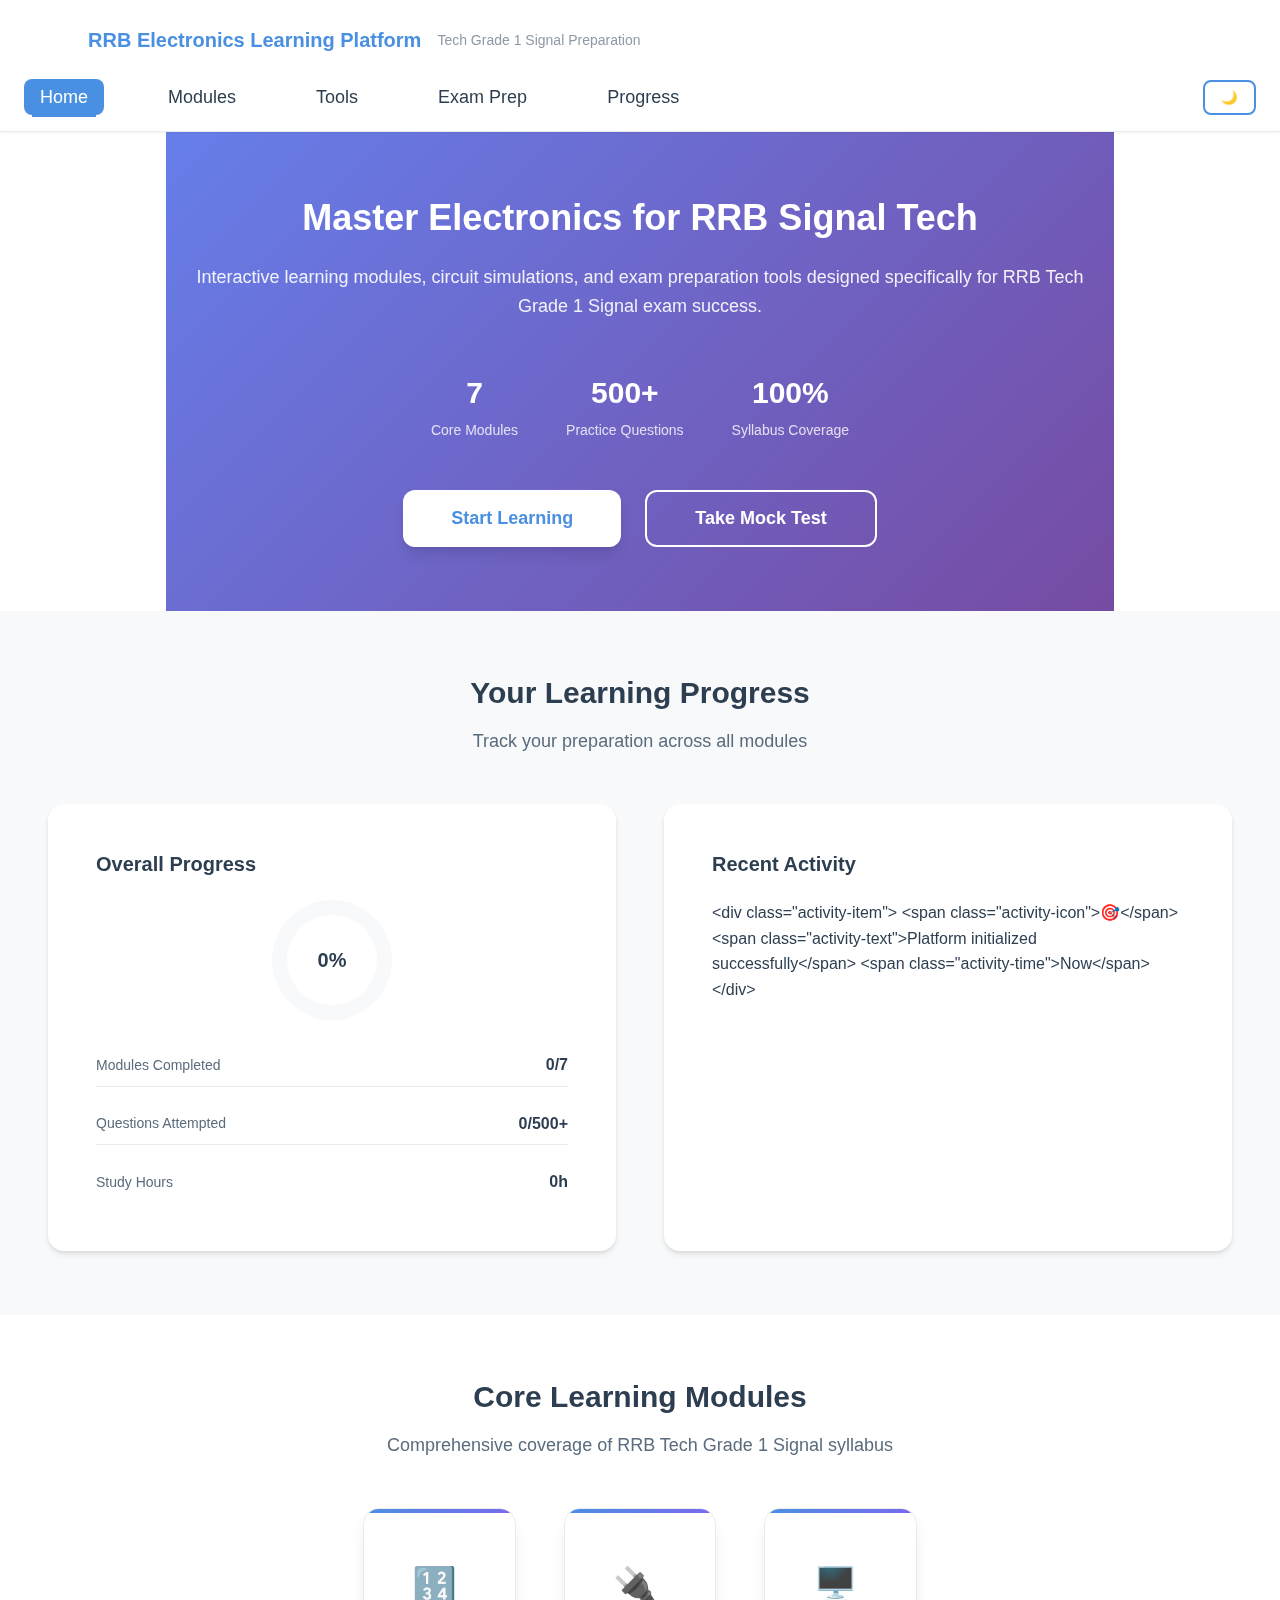
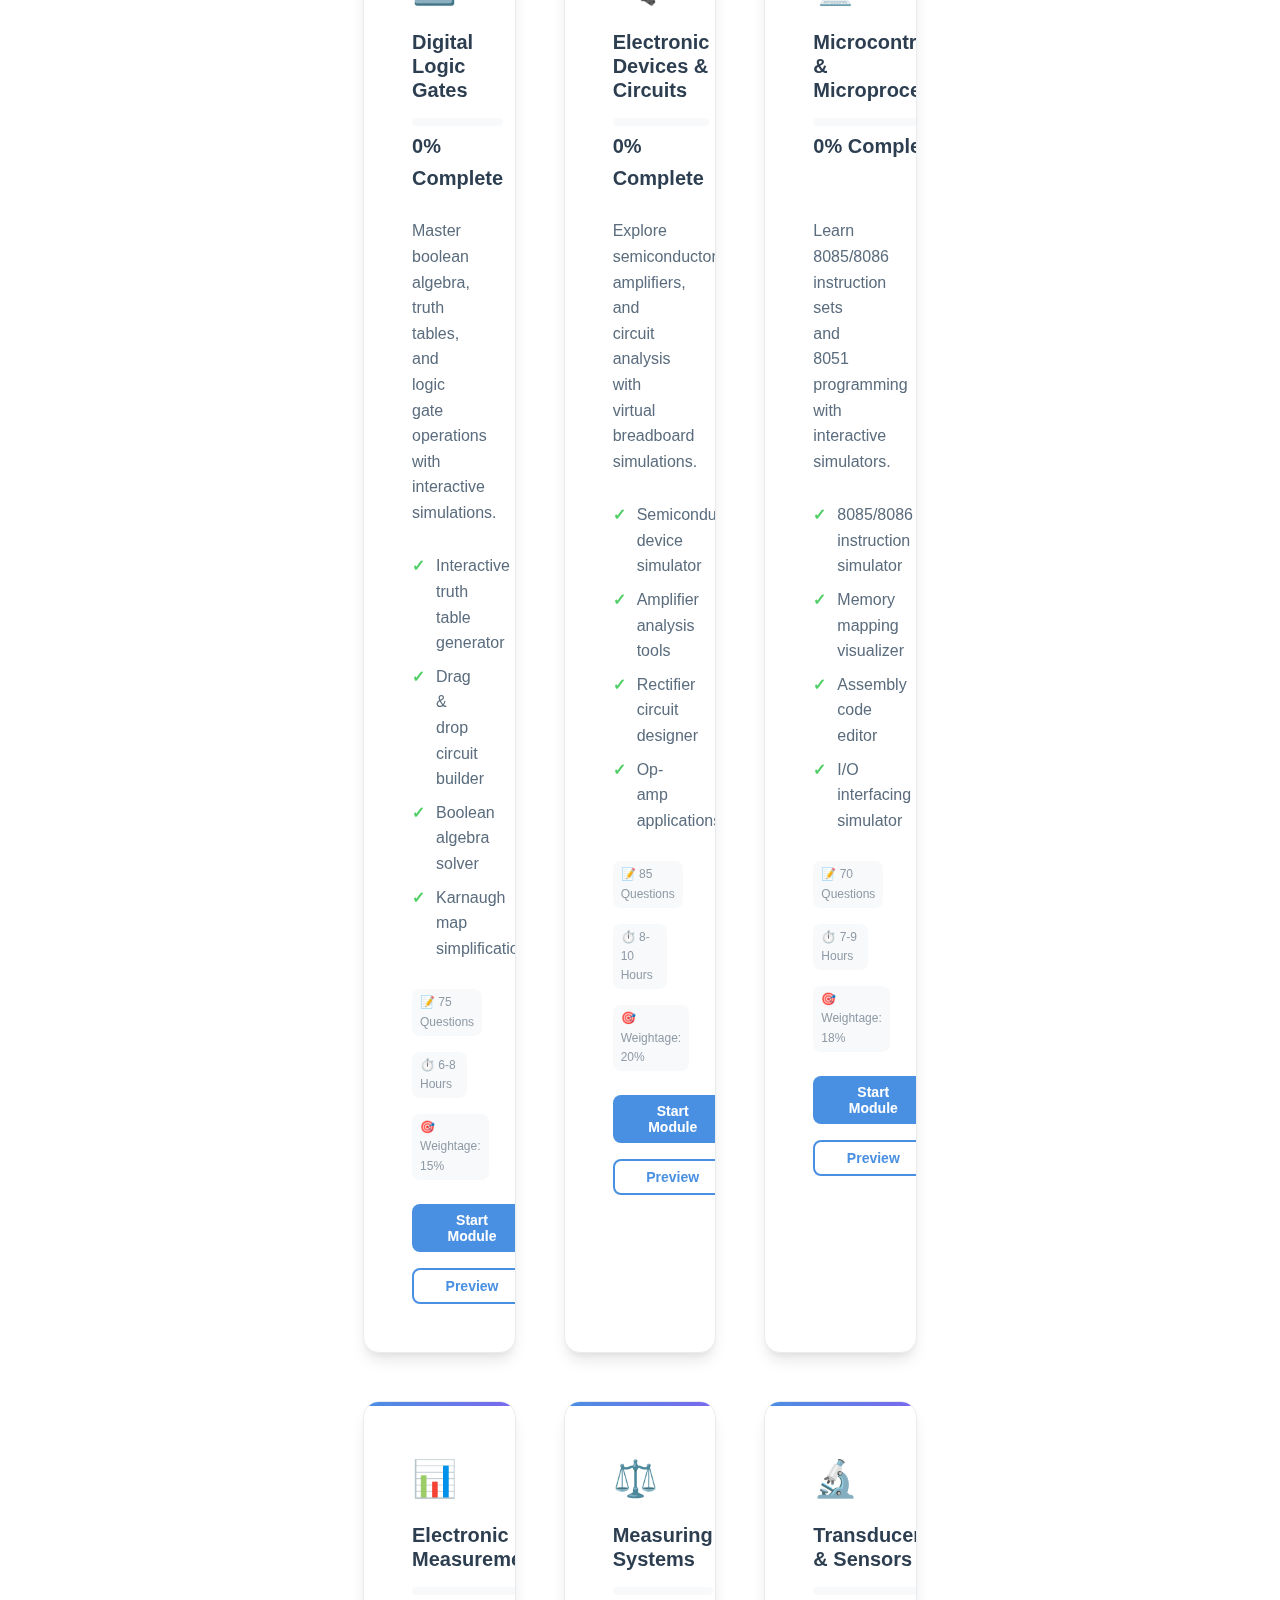
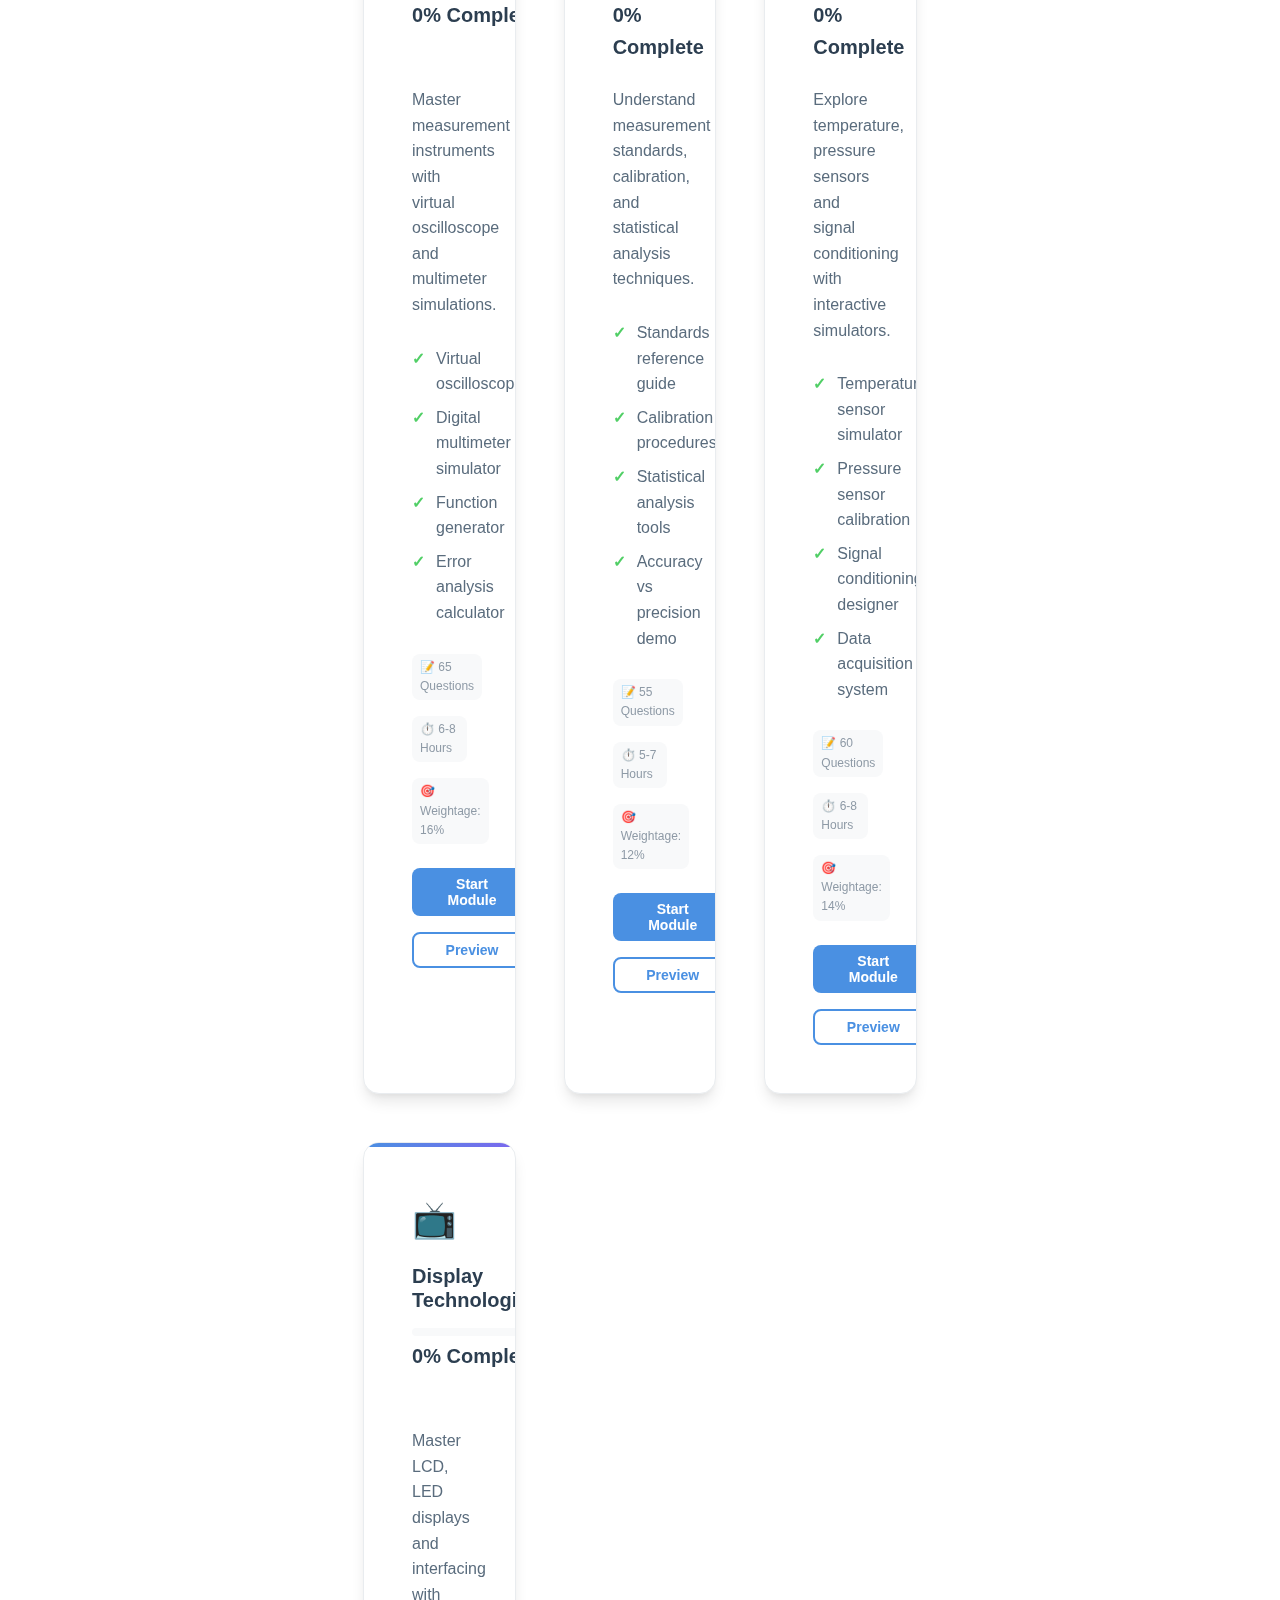
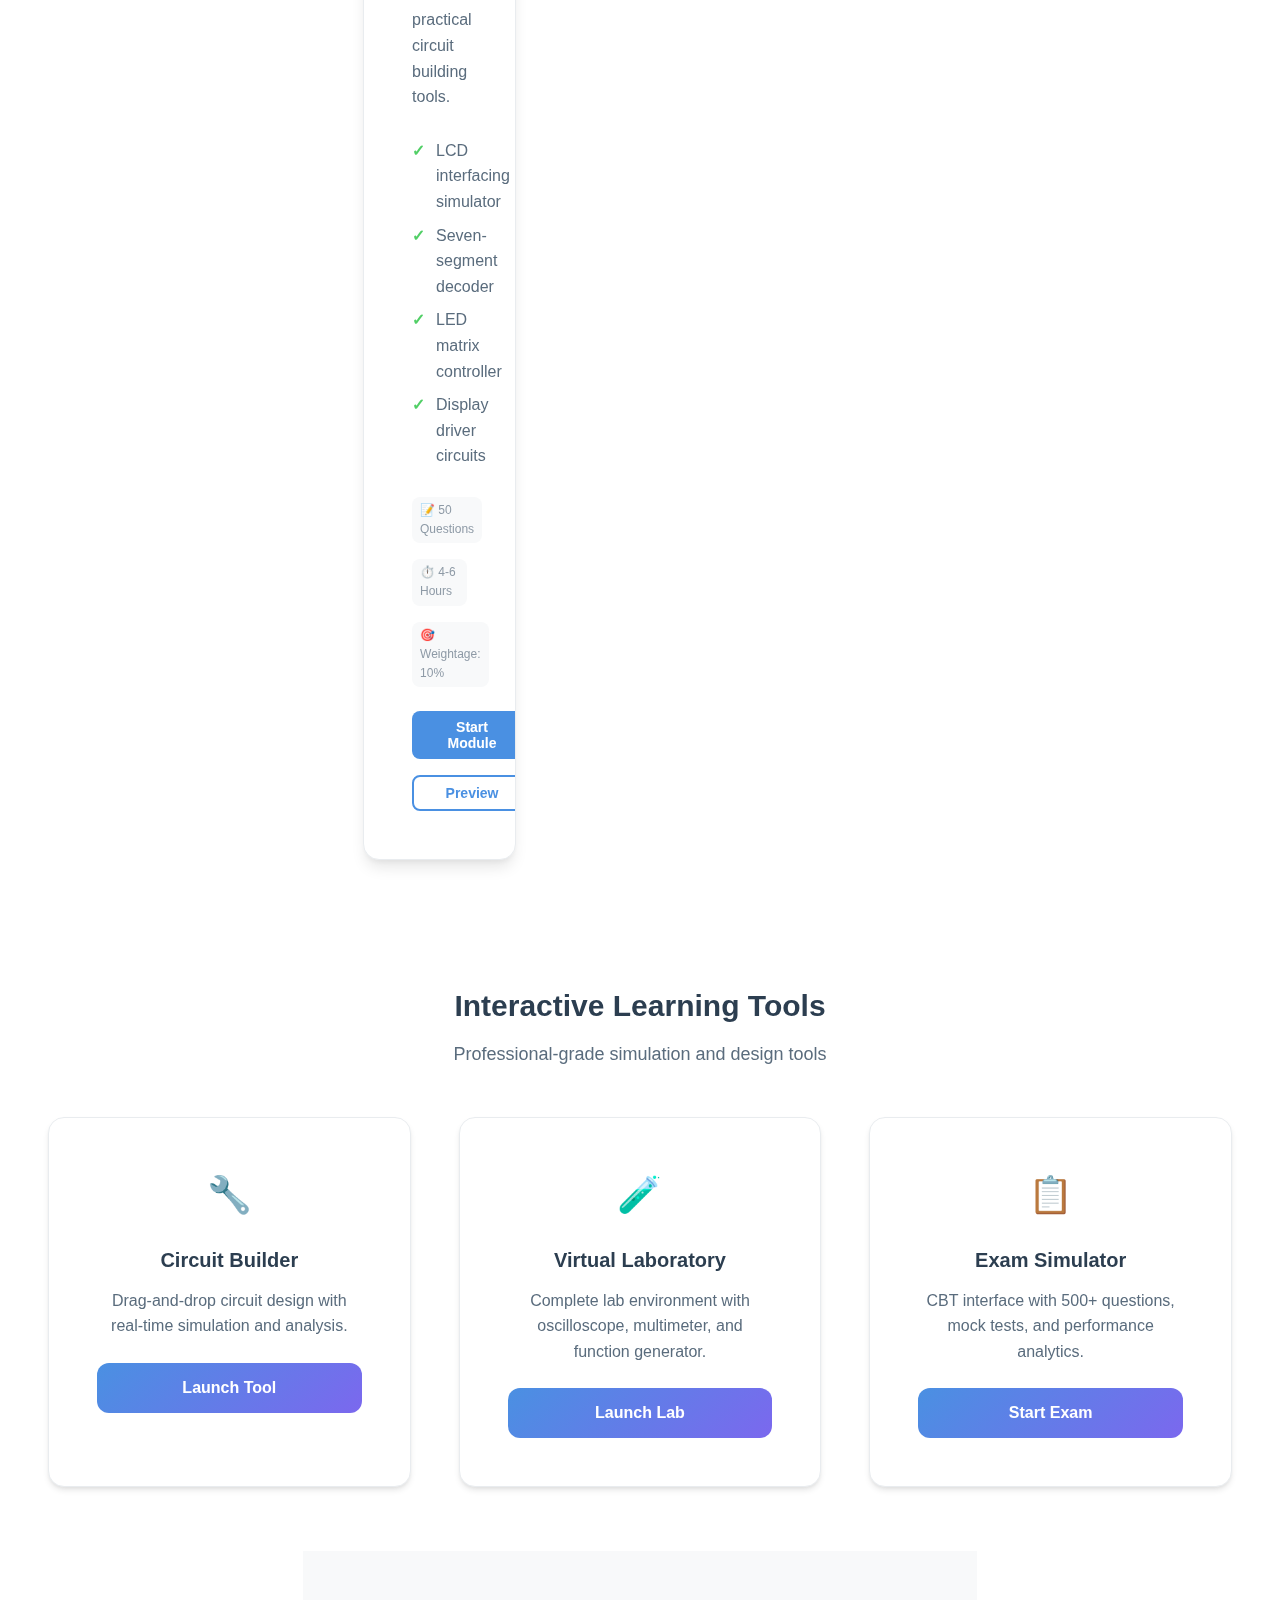
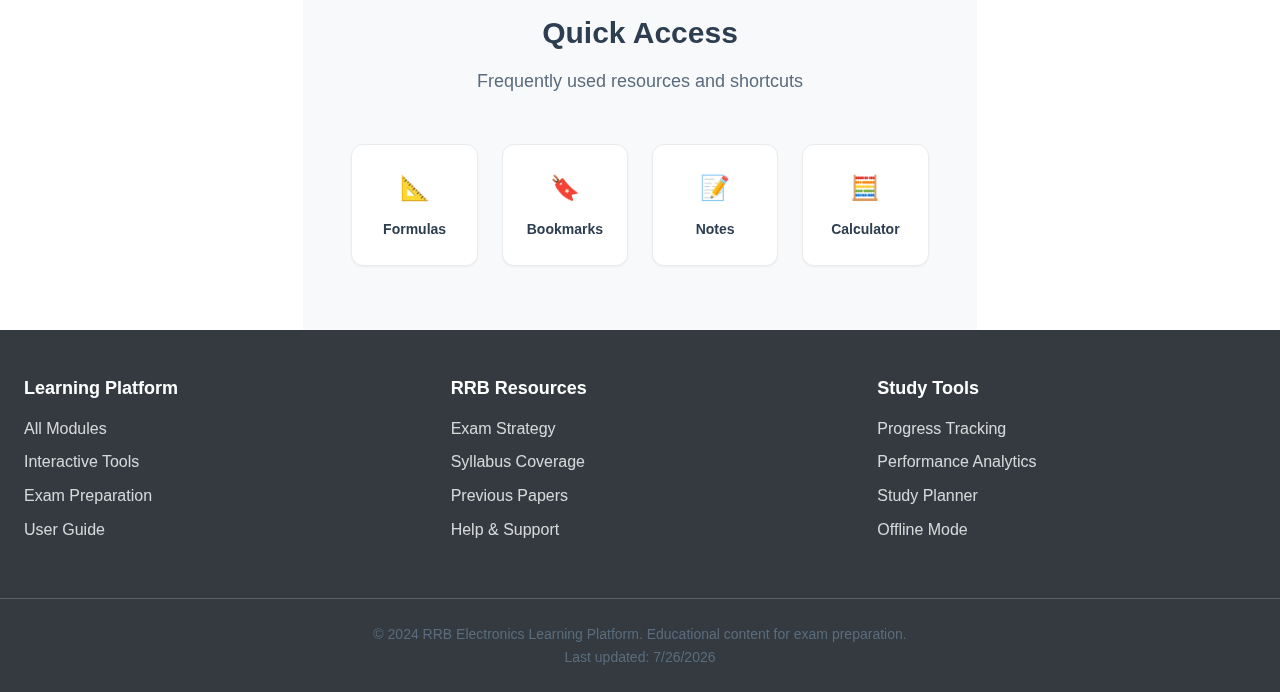
<file: index.html>
<!DOCTYPE html>
<html lang="en">
<head>
    <meta charset="UTF-8">
    <meta name="viewport" content="width=device-width, initial-scale=1.0">
    <meta name="description" content="RRB Tech Grade 1 Signal Electronics Learning Platform - Interactive learning modules for railway signal electronics">
    <meta name="permissions-policy" content="camera=(), microphone=(), geolocation=()">
    <title>RRB Electronics Learning Platform</title>
    <link rel="manifest" href="manifest.json">
    <link rel="icon" type="image/png" href="assets/images/icons/favicon.png">
    <meta name="theme-color" content="#4a90e2">
    <link rel="stylesheet" href="assets/css/main.css">
    <link rel="stylesheet" href="assets/css/components.css">
    <link rel="stylesheet" href="assets/css/responsive.css">
</head>
<body>
    <div class="app-container">
        <!-- Navigation Header -->
        <header class="main-header">
            <div class="header-content">
                <div class="logo-section">
                    <img src="assets/images/icons/logo.png" alt="RRB Electronics" class="logo">
                    <h1>RRB Electronics Learning Platform</h1>
                    <p class="subtitle">Tech Grade 1 Signal Preparation</p>
                </div>
                <nav class="main-nav">
                    <button class="nav-toggle" aria-label="Toggle navigation">☰</button>
                    <ul class="nav-links">
                        <li><a href="#home" class="nav-link active">Home</a></li>
                        <li><a href="#modules" class="nav-link">Modules</a></li>
                        <li><a href="#tools" class="nav-link">Tools</a></li>
                        <li><a href="#exam" class="nav-link">Exam Prep</a></li>
                        <li><a href="#progress" class="nav-link">Progress</a></li>
                    </ul>
                </nav>
                <div class="header-actions">
                    <button class="theme-toggle" aria-label="Toggle theme">🌙</button>
                    <button class="install-app" style="display: none;">Install App</button>
                </div>
            </div>
        </header>

        <!-- Hero Section -->
        <section id="home" class="hero-section">
            <div class="hero-content">
                <h2>Master Electronics for RRB Signal Tech</h2>
                <p>Interactive learning modules, circuit simulations, and exam preparation tools designed specifically for RRB Tech Grade 1 Signal exam success.</p>
                <div class="hero-stats">
                    <div class="stat-item">
                        <span class="stat-number">7</span>
                        <span class="stat-label">Core Modules</span>
                    </div>
                    <div class="stat-item">
                        <span class="stat-number">500+</span>
                        <span class="stat-label">Practice Questions</span>
                    </div>
                    <div class="stat-item">
                        <span class="stat-number">100%</span>
                        <span class="stat-label">Syllabus Coverage</span>
                    </div>
                </div>
                <div class="hero-actions">
                    <button class="cta-button primary" onclick="scrollToModules()">Start Learning</button>
                    <button class="cta-button secondary" onclick="openExamSimulator()">Take Mock Test</button>
                </div>
            </div>
        </section>

        <!-- Progress Overview -->
        <section id="progress" class="progress-section">
            <div class="section-header">
                <h2>Your Learning Progress</h2>
                <p>Track your preparation across all modules</p>
            </div>
            <div class="progress-grid">
                <div class="progress-card overall-progress">
                    <h3>Overall Progress</h3>
                    <div class="circular-progress" data-progress="0">
                        <div class="progress-circle">
                            <span class="progress-text">0%</span>
                        </div>
                    </div>
                    <div class="progress-details">
                        <div class="detail-item">
                            <span>Modules Completed</span>
                            <span id="completed-modules">0/7</span>
                        </div>
                        <div class="detail-item">
                            <span>Questions Attempted</span>
                            <span id="questions-attempted">0/500+</span>
                        </div>
                        <div class="detail-item">
                            <span>Study Hours</span>
                            <span id="study-hours">0h</span>
                        </div>
                    </div>
                </div>
                <div class="progress-card recent-activity">
                    <h3>Recent Activity</h3>
                    <div class="activity-list" id="recent-activity">
                        <div class="activity-item">
                            <span class="activity-icon">📚</span>
                            <span class="activity-text">Welcome! Start with Digital Logic Gates</span>
                            <span class="activity-time">Now</span>
                        </div>
                    </div>
                </div>
            </div>
        </section>

        <!-- Core Modules Section -->
        <section id="modules" class="modules-section">
            <div class="section-header">
                <h2>Core Learning Modules</h2>
                <p>Comprehensive coverage of RRB Tech Grade 1 Signal syllabus</p>
            </div>
            <div class="modules-grid">
                <!-- Module 1: Digital Logic Gates -->
                <div class="module-card" data-module="digital-logic">
                    <div class="module-header">
                        <div class="module-icon">🔢</div>
                        <h3>Digital Logic Gates</h3>
                        <div class="module-progress">
                            <div class="progress-bar">
                                <div class="progress-fill" style="width: 0%"></div>
                            </div>
                            <span class="progress-text">0% Complete</span>
                        </div>
                    </div>
                    <div class="module-content">
                        <p>Master boolean algebra, truth tables, and logic gate operations with interactive simulations.</p>
                        <ul class="module-features">
                            <li>Interactive truth table generator</li>
                            <li>Drag & drop circuit builder</li>
                            <li>Boolean algebra solver</li>
                            <li>Karnaugh map simplification</li>
                        </ul>
                        <div class="module-stats">
                            <span>📝 75 Questions</span>
                            <span>⏱️ 6-8 Hours</span>
                            <span>🎯 Weightage: 15%</span>
                        </div>
                    </div>
                    <div class="module-actions">
                        <button class="module-btn primary" onclick="openModule('digital-logic')">Start Module</button>
                        <button class="module-btn secondary" onclick="showModulePreview('digital-logic')">Preview</button>
                    </div>
                </div>

                <!-- Module 2: Electronic Devices & Circuits -->
                <div class="module-card" data-module="electronic-devices">
                    <div class="module-header">
                        <div class="module-icon">🔌</div>
                        <h3>Electronic Devices & Circuits</h3>
                        <div class="module-progress">
                            <div class="progress-bar">
                                <div class="progress-fill" style="width: 0%"></div>
                            </div>
                            <span class="progress-text">0% Complete</span>
                        </div>
                    </div>
                    <div class="module-content">
                        <p>Explore semiconductors, amplifiers, and circuit analysis with virtual breadboard simulations.</p>
                        <ul class="module-features">
                            <li>Semiconductor device simulator</li>
                            <li>Amplifier analysis tools</li>
                            <li>Rectifier circuit designer</li>
                            <li>Op-amp applications</li>
                        </ul>
                        <div class="module-stats">
                            <span>📝 85 Questions</span>
                            <span>⏱️ 8-10 Hours</span>
                            <span>🎯 Weightage: 20%</span>
                        </div>
                    </div>
                    <div class="module-actions">
                        <button class="module-btn primary" onclick="openModule('electronic-devices')">Start Module</button>
                        <button class="module-btn secondary" onclick="showModulePreview('electronic-devices')">Preview</button>
                    </div>
                </div>

                <!-- Module 3: Microcontroller & Microprocessor -->
                <div class="module-card" data-module="microcontroller">
                    <div class="module-header">
                        <div class="module-icon">🖥️</div>
                        <h3>Microcontroller & Microprocessor</h3>
                        <div class="module-progress">
                            <div class="progress-bar">
                                <div class="progress-fill" style="width: 0%"></div>
                            </div>
                            <span class="progress-text">0% Complete</span>
                        </div>
                    </div>
                    <div class="module-content">
                        <p>Learn 8085/8086 instruction sets and 8051 programming with interactive simulators.</p>
                        <ul class="module-features">
                            <li>8085/8086 instruction simulator</li>
                            <li>Memory mapping visualizer</li>
                            <li>Assembly code editor</li>
                            <li>I/O interfacing simulator</li>
                        </ul>
                        <div class="module-stats">
                            <span>📝 70 Questions</span>
                            <span>⏱️ 7-9 Hours</span>
                            <span>🎯 Weightage: 18%</span>
                        </div>
                    </div>
                    <div class="module-actions">
                        <button class="module-btn primary" onclick="openModule('microcontroller')">Start Module</button>
                        <button class="module-btn secondary" onclick="showModulePreview('microcontroller')">Preview</button>
                    </div>
                </div>

                <!-- Module 4: Electronic Measurements -->
                <div class="module-card" data-module="measurements">
                    <div class="module-header">
                        <div class="module-icon">📊</div>
                        <h3>Electronic Measurements</h3>
                        <div class="module-progress">
                            <div class="progress-bar">
                                <div class="progress-fill" style="width: 0%"></div>
                            </div>
                            <span class="progress-text">0% Complete</span>
                        </div>
                    </div>
                    <div class="module-content">
                        <p>Master measurement instruments with virtual oscilloscope and multimeter simulations.</p>
                        <ul class="module-features">
                            <li>Virtual oscilloscope</li>
                            <li>Digital multimeter simulator</li>
                            <li>Function generator</li>
                            <li>Error analysis calculator</li>
                        </ul>
                        <div class="module-stats">
                            <span>📝 65 Questions</span>
                            <span>⏱️ 6-8 Hours</span>
                            <span>🎯 Weightage: 16%</span>
                        </div>
                    </div>
                    <div class="module-actions">
                        <button class="module-btn primary" onclick="openModule('measurements')">Start Module</button>
                        <button class="module-btn secondary" onclick="showModulePreview('measurements')">Preview</button>
                    </div>
                </div>

                <!-- Module 5: Measuring Systems -->
                <div class="module-card" data-module="measuring-systems">
                    <div class="module-header">
                        <div class="module-icon">⚖️</div>
                        <h3>Measuring Systems</h3>
                        <div class="module-progress">
                            <div class="progress-bar">
                                <div class="progress-fill" style="width: 0%"></div>
                            </div>
                            <span class="progress-text">0% Complete</span>
                        </div>
                    </div>
                    <div class="module-content">
                        <p>Understand measurement standards, calibration, and statistical analysis techniques.</p>
                        <ul class="module-features">
                            <li>Standards reference guide</li>
                            <li>Calibration procedures</li>
                            <li>Statistical analysis tools</li>
                            <li>Accuracy vs precision demo</li>
                        </ul>
                        <div class="module-stats">
                            <span>📝 55 Questions</span>
                            <span>⏱️ 5-7 Hours</span>
                            <span>🎯 Weightage: 12%</span>
                        </div>
                    </div>
                    <div class="module-actions">
                        <button class="module-btn primary" onclick="openModule('measuring-systems')">Start Module</button>
                        <button class="module-btn secondary" onclick="showModulePreview('measuring-systems')">Preview</button>
                    </div>
                </div>

                <!-- Module 6: Transducers & Sensors -->
                <div class="module-card" data-module="transducers">
                    <div class="module-header">
                        <div class="module-icon">🔬</div>
                        <h3>Transducers & Sensors</h3>
                        <div class="module-progress">
                            <div class="progress-bar">
                                <div class="progress-fill" style="width: 0%"></div>
                            </div>
                            <span class="progress-text">0% Complete</span>
                        </div>
                    </div>
                    <div class="module-content">
                        <p>Explore temperature, pressure sensors and signal conditioning with interactive simulators.</p>
                        <ul class="module-features">
                            <li>Temperature sensor simulator</li>
                            <li>Pressure sensor calibration</li>
                            <li>Signal conditioning designer</li>
                            <li>Data acquisition system</li>
                        </ul>
                        <div class="module-stats">
                            <span>📝 60 Questions</span>
                            <span>⏱️ 6-8 Hours</span>
                            <span>🎯 Weightage: 14%</span>
                        </div>
                    </div>
                    <div class="module-actions">
                        <button class="module-btn primary" onclick="openModule('transducers')">Start Module</button>
                        <button class="module-btn secondary" onclick="showModulePreview('transducers')">Preview</button>
                    </div>
                </div>

                <!-- Module 7: Display Technologies -->
                <div class="module-card" data-module="display-tech">
                    <div class="module-header">
                        <div class="module-icon">📺</div>
                        <h3>Display Technologies</h3>
                        <div class="module-progress">
                            <div class="progress-bar">
                                <div class="progress-fill" style="width: 0%"></div>
                            </div>
                            <span class="progress-text">0% Complete</span>
                        </div>
                    </div>
                    <div class="module-content">
                        <p>Master LCD, LED displays and interfacing with practical circuit building tools.</p>
                        <ul class="module-features">
                            <li>LCD interfacing simulator</li>
                            <li>Seven-segment decoder</li>
                            <li>LED matrix controller</li>
                            <li>Display driver circuits</li>
                        </ul>
                        <div class="module-stats">
                            <span>📝 50 Questions</span>
                            <span>⏱️ 4-6 Hours</span>
                            <span>🎯 Weightage: 10%</span>
                        </div>
                    </div>
                    <div class="module-actions">
                        <button class="module-btn primary" onclick="openModule('display-tech')">Start Module</button>
                        <button class="module-btn secondary" onclick="showModulePreview('display-tech')">Preview</button>
                    </div>
                </div>
            </div>
        </section>

        <!-- Interactive Tools Section -->
        <section id="tools" class="tools-section">
            <div class="section-header">
                <h2>Interactive Learning Tools</h2>
                <p>Professional-grade simulation and design tools</p>
            </div>
            <div class="tools-grid">
                <div class="tool-card">
                    <div class="tool-icon">🔧</div>
                    <h3>Circuit Builder</h3>
                    <p>Drag-and-drop circuit design with real-time simulation and analysis.</p>
                    <button class="tool-btn" onclick="openTool('circuit-builder')">Launch Tool</button>
                </div>
                <div class="tool-card">
                    <div class="tool-icon">🧪</div>
                    <h3>Virtual Laboratory</h3>
                    <p>Complete lab environment with oscilloscope, multimeter, and function generator.</p>
                    <button class="tool-btn" onclick="openTool('virtual-lab')">Launch Lab</button>
                </div>
                <div class="tool-card">
                    <div class="tool-icon">📋</div>
                    <h3>Exam Simulator</h3>
                    <p>CBT interface with 500+ questions, mock tests, and performance analytics.</p>
                    <button class="tool-btn" onclick="openTool('exam-simulator')">Start Exam</button>
                </div>
            </div>
        </section>

        <!-- Quick Access Section -->
        <section class="quick-access-section">
            <div class="section-header">
                <h2>Quick Access</h2>
                <p>Frequently used resources and shortcuts</p>
            </div>
            <div class="quick-access-grid">
                <div class="quick-item" onclick="openFormulas()">
                    <div class="quick-icon">📐</div>
                    <span>Formulas</span>
                </div>
                <div class="quick-item" onclick="openBookmarks()">
                    <div class="quick-icon">🔖</div>
                    <span>Bookmarks</span>
                </div>
                <div class="quick-item" onclick="openNotes()">
                    <div class="quick-icon">📝</div>
                    <span>Notes</span>
                </div>
                <div class="quick-item" onclick="openCalculator()">
                    <div class="quick-icon">🧮</div>
                    <span>Calculator</span>
                </div>
            </div>
        </section>

        <!-- Footer -->
        <footer class="main-footer">
            <div class="footer-content">
                <div class="footer-section">
                    <h4>Learning Platform</h4>
                    <ul>
                        <li><a href="#modules">All Modules</a></li>
                        <li><a href="#tools">Interactive Tools</a></li>
                        <li><a href="#exam">Exam Preparation</a></li>
                        <li><a href="docs/user-guide.html">User Guide</a></li>
                    </ul>
                </div>
                <div class="footer-section">
                    <h4>RRB Resources</h4>
                    <ul>
                        <li><a href="docs/exam-strategy.html">Exam Strategy</a></li>
                        <li><a href="#syllabus">Syllabus Coverage</a></li>
                        <li><a href="#previous-papers">Previous Papers</a></li>
                        <li><a href="docs/troubleshooting.html">Help & Support</a></li>
                    </ul>
                </div>
                <div class="footer-section">
                    <h4>Study Tools</h4>
                    <ul>
                        <li><a href="#progress">Progress Tracking</a></li>
                        <li><a href="#analytics">Performance Analytics</a></li>
                        <li><a href="#study-planner">Study Planner</a></li>
                        <li><a href="#offline-mode">Offline Mode</a></li>
                    </ul>
                </div>
            </div>
            <div class="footer-bottom">
                <p>&copy; 2024 RRB Electronics Learning Platform. Educational content for exam preparation.</p>
                <p>Last updated: <span id="last-updated">Loading...</span></p>
            </div>
        </footer>
    </div>

    <!-- Loading Overlay -->
    <div id="loading-overlay" class="loading-overlay" style="display: none;">
        <div class="loading-spinner">
            <div class="spinner"></div>
            <p>Loading...</p>
        </div>
    </div>

    <!-- Scripts -->
    <script src="js/utils/github-pages-router.js"></script>
    <script src="assets/js/app.js"></script>
    <script src="assets/js/circuit-engine.js"></script>
    <script src="assets/js/simulation.js"></script>
    <script src="assets/js/exam-engine.js"></script>
</body>
</html>
</file>
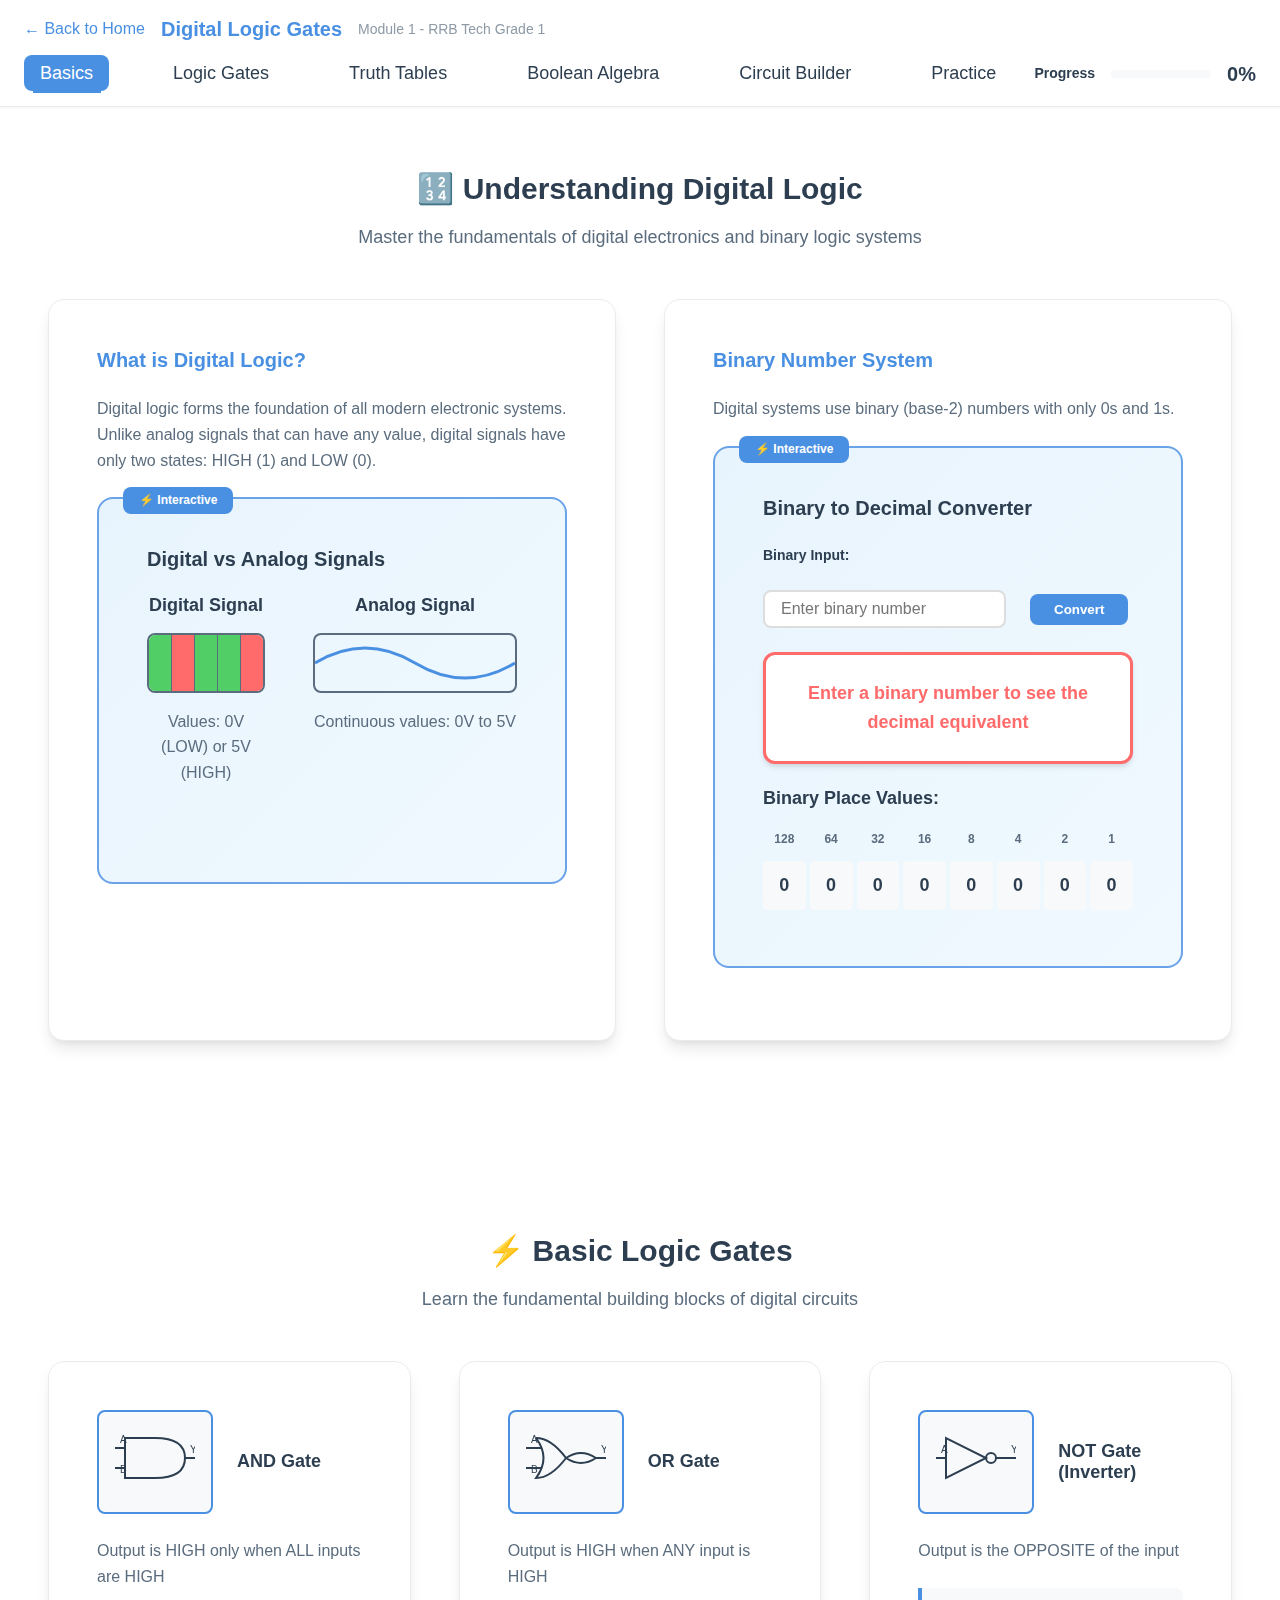
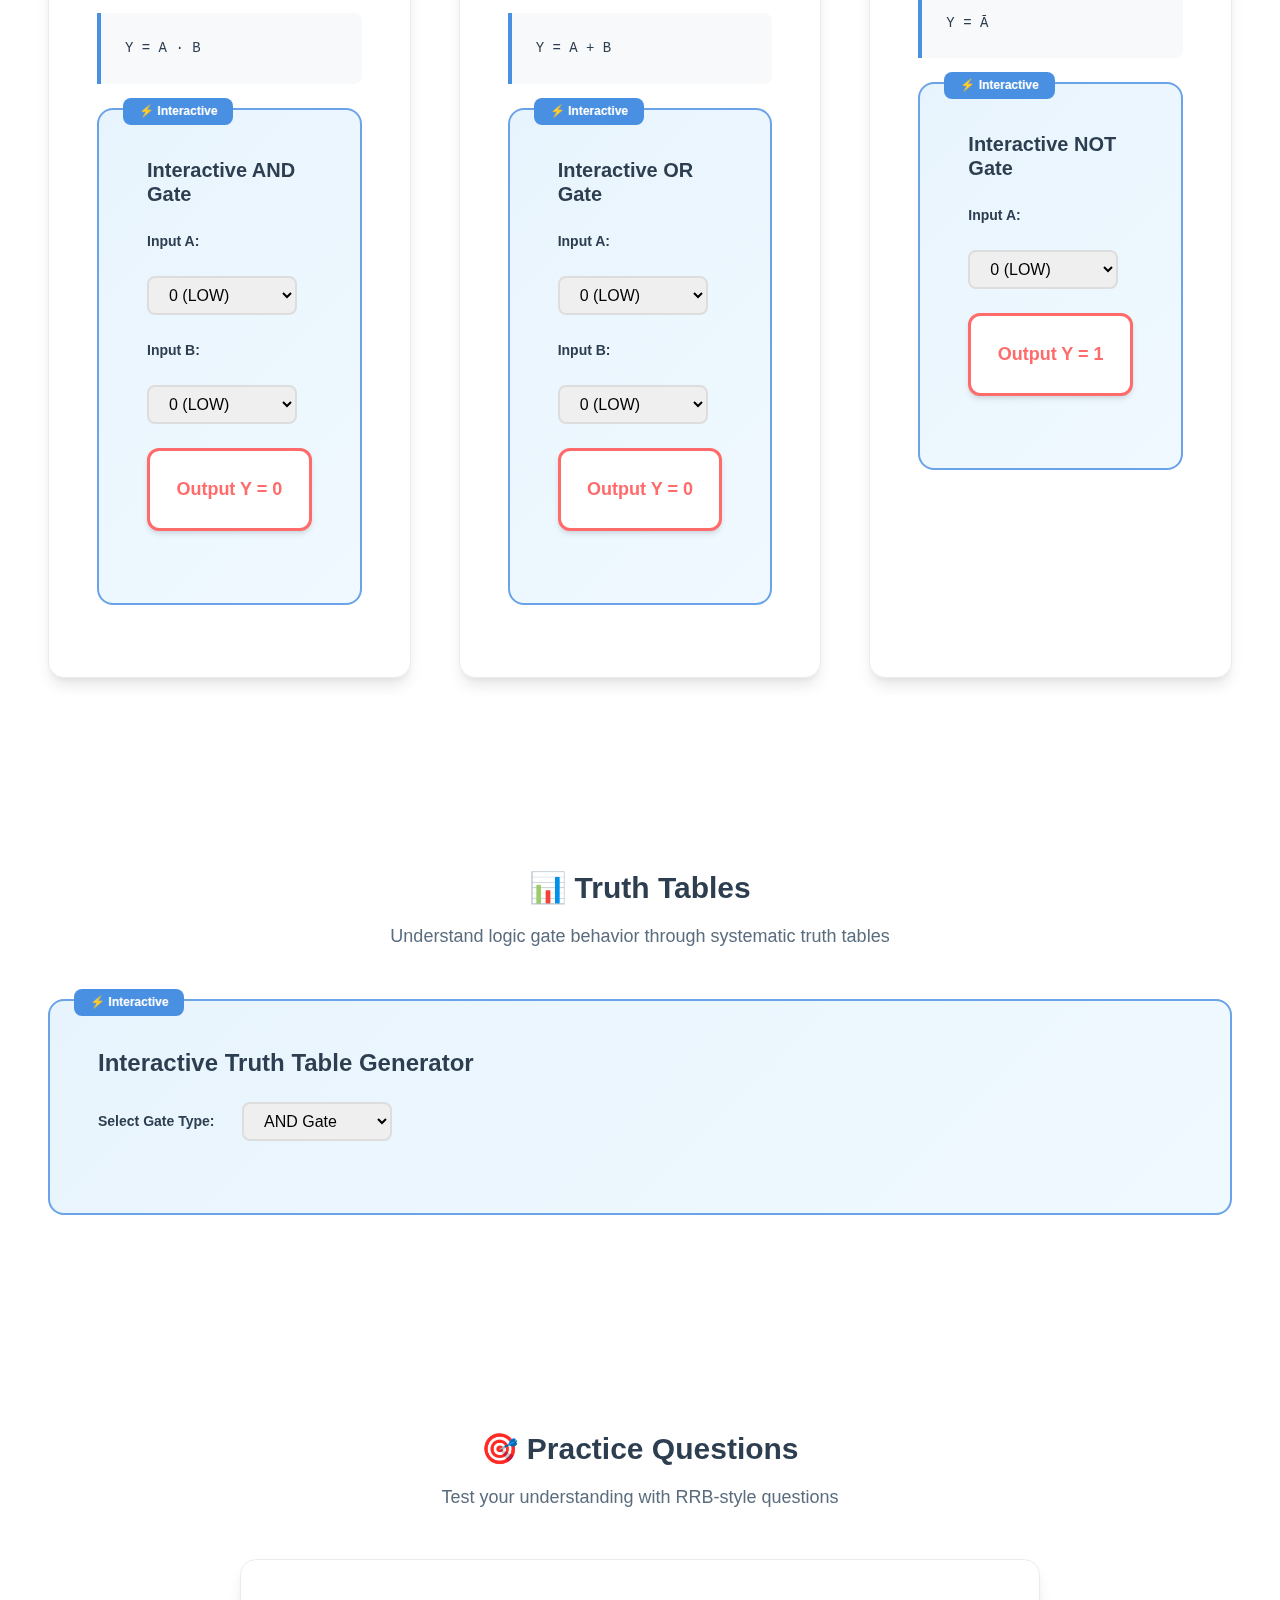
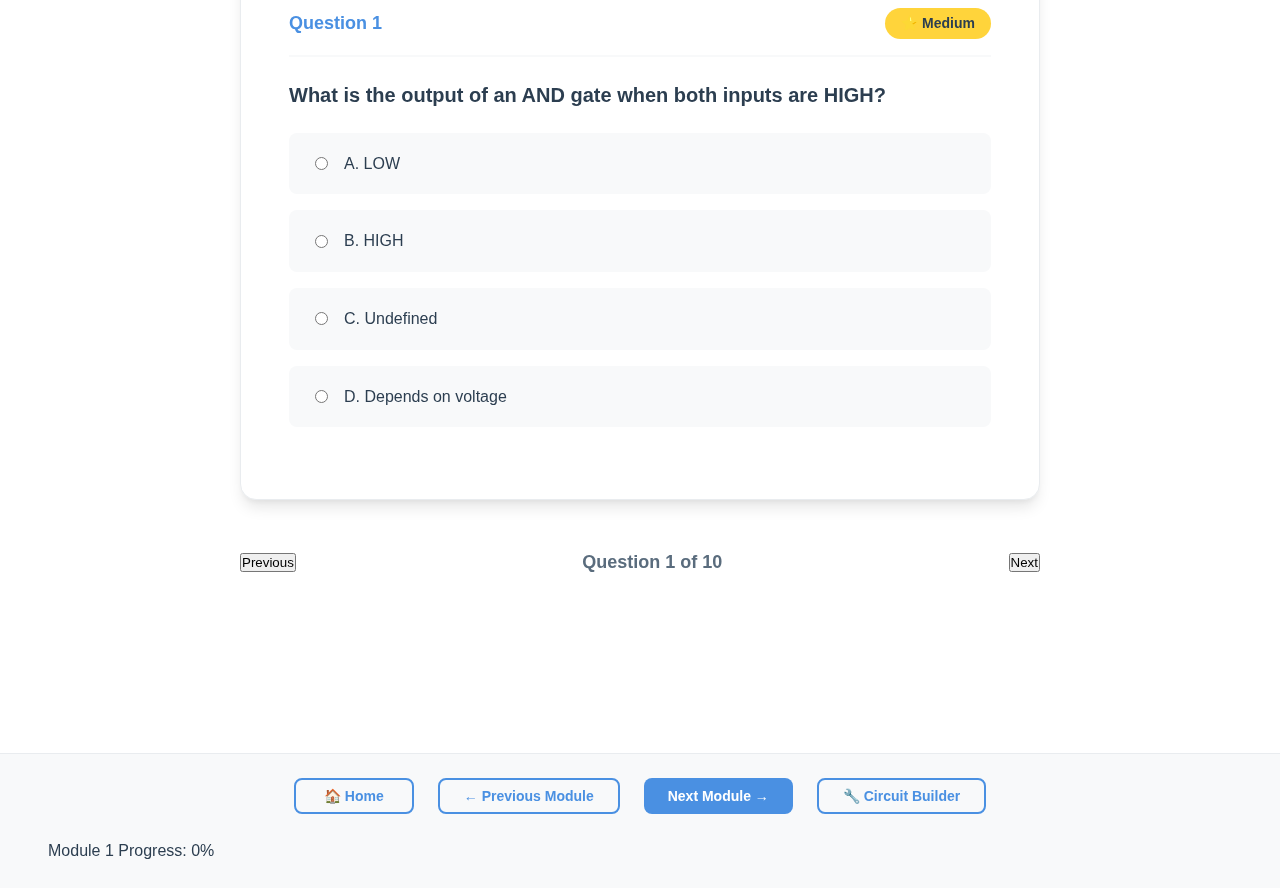
<file: modules/digital-logic/index.html>
<!DOCTYPE html>
<html lang="en">
<head>
    <meta charset="UTF-8">
    <meta name="viewport" content="width=device-width, initial-scale=1.0">
    <meta name="permissions-policy" content="camera=(), microphone=(), geolocation=()">
    <title>Module 1: Digital Logic Gates - RRB Electronics</title>
    <link rel="stylesheet" href="../../assets/css/main.css">
    <link rel="stylesheet" href="../../assets/css/components.css">
    <link rel="stylesheet" href="../../assets/css/responsive.css">
    <link rel="stylesheet" href="digital-logic.css">
</head>
<body>
    <div class="app-container">
        <!-- Navigation Header -->
        <header class="main-header">
            <div class="header-content">
                <div class="logo-section">
                    <a href="../../index.html" class="back-link">← Back to Home</a>
                    <h1>Digital Logic Gates</h1>
                    <p class="subtitle">Module 1 - RRB Tech Grade 1</p>
                </div>
                <nav class="module-nav">
                    <ul class="nav-links">
                        <li><a href="#basics" class="nav-link active">Basics</a></li>
                        <li><a href="#gates" class="nav-link">Logic Gates</a></li>
                        <li><a href="#truth-tables" class="nav-link">Truth Tables</a></li>
                        <li><a href="#boolean" class="nav-link">Boolean Algebra</a></li>
                        <li><a href="#circuit-builder" class="nav-link">Circuit Builder</a></li>
                        <li><a href="#practice" class="nav-link">Practice</a></li>
                    </ul>
                </nav>
                <div class="module-progress-header">
                    <span class="progress-label">Progress</span>
                    <div class="progress-bar">
                        <div class="progress-fill" id="module-progress" style="width: 0%"></div>
                    </div>
                    <span class="progress-text" id="progress-text">0%</span>
                </div>
            </div>
        </header>

        <!-- Module Content -->
        <main class="module-content">
            <!-- Basics Section -->
            <section id="basics" class="module-section">
                <div class="section-header">
                    <h2>🔢 Understanding Digital Logic</h2>
                    <p>Master the fundamentals of digital electronics and binary logic systems</p>
                </div>

                <div class="content-grid">
                    <div class="content-card">
                        <h3>What is Digital Logic?</h3>
                        <p>Digital logic forms the foundation of all modern electronic systems. Unlike analog signals that can have any value, digital signals have only two states: HIGH (1) and LOW (0).</p>
                        
                        <div class="interactive-demo">
                            <h4>Digital vs Analog Signals</h4>
                            <div class="signal-comparison">
                                <div class="signal-display">
                                    <h5>Digital Signal</h5>
                                    <div class="digital-wave">
                                        <div class="wave-line high"></div>
                                        <div class="wave-line low"></div>
                                        <div class="wave-line high"></div>
                                        <div class="wave-line high"></div>
                                        <div class="wave-line low"></div>
                                    </div>
                                    <p>Values: 0V (LOW) or 5V (HIGH)</p>
                                </div>
                                <div class="signal-display">
                                    <h5>Analog Signal</h5>
                                    <div class="analog-wave">
                                        <svg width="200" height="100" viewBox="0 0 200 100">
                                            <path d="M0,50 Q50,20 100,50 T200,50" stroke="var(--primary-color)" stroke-width="3" fill="none"/>
                                        </svg>
                                    </div>
                                    <p>Continuous values: 0V to 5V</p>
                                </div>
                            </div>
                        </div>
                    </div>

                    <div class="content-card">
                        <h3>Binary Number System</h3>
                        <p>Digital systems use binary (base-2) numbers with only 0s and 1s.</p>
                        
                        <div class="interactive-demo">
                            <h4>Binary to Decimal Converter</h4>
                            <div class="input-controls">
                                <label for="binary-input">Binary Input:</label>
                                <input type="text" id="binary-input" placeholder="Enter binary number" pattern="[01]*" maxlength="8">
                                <button onclick="convertBinary()" class="convert-btn">Convert</button>
                            </div>
                            <div class="output-display" id="binary-result">
                                Enter a binary number to see the decimal equivalent
                            </div>
                            
                            <div class="binary-explanation">
                                <h5>Binary Place Values:</h5>
                                <div class="place-values">
                                    <div class="place-value">128</div>
                                    <div class="place-value">64</div>
                                    <div class="place-value">32</div>
                                    <div class="place-value">16</div>
                                    <div class="place-value">8</div>
                                    <div class="place-value">4</div>
                                    <div class="place-value">2</div>
                                    <div class="place-value">1</div>
                                </div>
                                <div class="binary-digits" id="binary-digits">
                                    <div class="binary-digit">0</div>
                                    <div class="binary-digit">0</div>
                                    <div class="binary-digit">0</div>
                                    <div class="binary-digit">0</div>
                                    <div class="binary-digit">0</div>
                                    <div class="binary-digit">0</div>
                                    <div class="binary-digit">0</div>
                                    <div class="binary-digit">0</div>
                                </div>
                            </div>
                        </div>
                    </div>
                </div>
            </section>

            <!-- Logic Gates Section -->
            <section id="gates" class="module-section">
                <div class="section-header">
                    <h2>⚡ Basic Logic Gates</h2>
                    <p>Learn the fundamental building blocks of digital circuits</p>
                </div>

                <div class="gates-grid">
                    <!-- AND Gate -->
                    <div class="gate-card">
                        <div class="gate-header">
                            <div class="gate-symbol">
                                <svg width="80" height="60" viewBox="0 0 80 60">
                                    <path d="M10,10 L40,10 Q70,10 70,30 Q70,50 40,50 L10,50 Z" 
                                          fill="none" stroke="var(--text-primary)" stroke-width="2"/>
                                    <line x1="0" y1="20" x2="10" y2="20" stroke="var(--text-primary)" stroke-width="2"/>
                                    <line x1="0" y1="40" x2="10" y2="40" stroke="var(--text-primary)" stroke-width="2"/>
                                    <line x1="70" y1="30" x2="80" y2="30" stroke="var(--text-primary)" stroke-width="2"/>
                                    <text x="5" y="15" font-size="10" fill="var(--text-primary)">A</text>
                                    <text x="5" y="45" font-size="10" fill="var(--text-primary)">B</text>
                                    <text x="75" y="25" font-size="10" fill="var(--text-primary)">Y</text>
                                </svg>
                            </div>
                            <h3>AND Gate</h3>
                        </div>
                        <div class="gate-description">
                            <p>Output is HIGH only when ALL inputs are HIGH</p>
                            <div class="formula-box">Y = A · B</div>
                        </div>
                        <div class="interactive-demo">
                            <h4>Interactive AND Gate</h4>
                            <div class="input-controls">
                                <label>Input A:</label>
                                <select id="and-a" onchange="updateAndGate()">
                                    <option value="0">0 (LOW)</option>
                                    <option value="1">1 (HIGH)</option>
                                </select>
                                <label>Input B:</label>
                                <select id="and-b" onchange="updateAndGate()">
                                    <option value="0">0 (LOW)</option>
                                    <option value="1">1 (HIGH)</option>
                                </select>
                            </div>
                            <div class="output-display" id="and-output">Output Y = 0</div>
                        </div>
                    </div>

                    <!-- OR Gate -->
                    <div class="gate-card">
                        <div class="gate-header">
                            <div class="gate-symbol">
                                <svg width="80" height="60" viewBox="0 0 80 60">
                                    <path d="M10,10 Q25,10 40,30 Q25,50 10,50 Q25,30 10,10" 
                                          fill="none" stroke="var(--text-primary)" stroke-width="2"/>
                                    <path d="M40,30 Q55,20 70,30 Q55,40 40,30" 
                                          fill="none" stroke="var(--text-primary)" stroke-width="2"/>
                                    <line x1="0" y1="20" x2="15" y2="20" stroke="var(--text-primary)" stroke-width="2"/>
                                    <line x1="0" y1="40" x2="15" y2="40" stroke="var(--text-primary)" stroke-width="2"/>
                                    <line x1="70" y1="30" x2="80" y2="30" stroke="var(--text-primary)" stroke-width="2"/>
                                    <text x="5" y="15" font-size="10" fill="var(--text-primary)">A</text>
                                    <text x="5" y="45" font-size="10" fill="var(--text-primary)">B</text>
                                    <text x="75" y="25" font-size="10" fill="var(--text-primary)">Y</text>
                                </svg>
                            </div>
                            <h3>OR Gate</h3>
                        </div>
                        <div class="gate-description">
                            <p>Output is HIGH when ANY input is HIGH</p>
                            <div class="formula-box">Y = A + B</div>
                        </div>
                        <div class="interactive-demo">
                            <h4>Interactive OR Gate</h4>
                            <div class="input-controls">
                                <label>Input A:</label>
                                <select id="or-a" onchange="updateOrGate()">
                                    <option value="0">0 (LOW)</option>
                                    <option value="1">1 (HIGH)</option>
                                </select>
                                <label>Input B:</label>
                                <select id="or-b" onchange="updateOrGate()">
                                    <option value="0">0 (LOW)</option>
                                    <option value="1">1 (HIGH)</option>
                                </select>
                            </div>
                            <div class="output-display" id="or-output">Output Y = 0</div>
                        </div>
                    </div>

                    <!-- NOT Gate -->
                    <div class="gate-card">
                        <div class="gate-header">
                            <div class="gate-symbol">
                                <svg width="80" height="60" viewBox="0 0 80 60">
                                    <polygon points="10,10 10,50 50,30" 
                                             fill="none" stroke="var(--text-primary)" stroke-width="2"/>
                                    <circle cx="55" cy="30" r="5" 
                                            fill="none" stroke="var(--text-primary)" stroke-width="2"/>
                                    <line x1="0" y1="30" x2="10" y2="30" stroke="var(--text-primary)" stroke-width="2"/>
                                    <line x1="60" y1="30" x2="80" y2="30" stroke="var(--text-primary)" stroke-width="2"/>
                                    <text x="5" y="25" font-size="10" fill="var(--text-primary)">A</text>
                                    <text x="75" y="25" font-size="10" fill="var(--text-primary)">Y</text>
                                </svg>
                            </div>
                            <h3>NOT Gate (Inverter)</h3>
                        </div>
                        <div class="gate-description">
                            <p>Output is the OPPOSITE of the input</p>
                            <div class="formula-box">Y = Ā</div>
                        </div>
                        <div class="interactive-demo">
                            <h4>Interactive NOT Gate</h4>
                            <div class="input-controls">
                                <label>Input A:</label>
                                <select id="not-a" onchange="updateNotGate()">
                                    <option value="0">0 (LOW)</option>
                                    <option value="1">1 (HIGH)</option>
                                </select>
                            </div>
                            <div class="output-display" id="not-output">Output Y = 1</div>
                        </div>
                    </div>
                </div>
            </section>

            <!-- Truth Tables Section -->
            <section id="truth-tables" class="module-section">
                <div class="section-header">
                    <h2>📊 Truth Tables</h2>
                    <p>Understand logic gate behavior through systematic truth tables</p>
                </div>

                <div class="truth-table-container">
                    <div class="interactive-demo">
                        <h3>Interactive Truth Table Generator</h3>
                        <div class="input-controls">
                            <label>Select Gate Type:</label>
                            <select id="gate-selector" onchange="generateTruthTable()">
                                <option value="and">AND Gate</option>
                                <option value="or">OR Gate</option>
                                <option value="not">NOT Gate</option>
                                <option value="nand">NAND Gate</option>
                                <option value="nor">NOR Gate</option>
                                <option value="xor">XOR Gate</option>
                                <option value="xnor">XNOR Gate</option>
                            </select>
                        </div>
                        
                        <div class="truth-table-display" id="truth-table-display">
                            <!-- Truth table will be generated here -->
                        </div>
                    </div>
                </div>
            </section>

            <!-- Practice Section -->
            <section id="practice" class="module-section">
                <div class="section-header">
                    <h2>🎯 Practice Questions</h2>
                    <p>Test your understanding with RRB-style questions</p>
                </div>

                <div class="practice-container">
                    <div class="question-card" id="current-question">
                        <!-- Questions will be loaded here -->
                    </div>
                    
                    <div class="practice-controls">
                        <button class="btn-secondary" onclick="previousQuestion()">Previous</button>
                        <span class="question-counter" id="question-counter">Question 1 of 10</span>
                        <button class="btn-primary" onclick="nextQuestion()">Next</button>
                    </div>
                    
                    <div class="practice-results" id="practice-results" style="display: none;">
                        <h3>Practice Results</h3>
                        <div class="results-summary">
                            <div class="result-stat">
                                <span class="stat-value" id="correct-answers">0</span>
                                <span class="stat-label">Correct</span>
                            </div>
                            <div class="result-stat">
                                <span class="stat-value" id="total-questions">10</span>
                                <span class="stat-label">Total</span>
                            </div>
                            <div class="result-stat">
                                <span class="stat-value" id="percentage-score">0%</span>
                                <span class="stat-label">Score</span>
                            </div>
                        </div>
                        <button class="btn-primary" onclick="restartPractice()">Practice Again</button>
                    </div>
                </div>
            </section>
        </main>

        <!-- Module Navigation Footer -->
        <footer class="module-footer">
            <div class="footer-nav">
                <button class="nav-btn secondary" onclick="goToHome()">🏠 Home</button>
                <button class="nav-btn secondary" onclick="previousModule()">← Previous Module</button>
                <button class="nav-btn primary" onclick="nextModule()">Next Module →</button>
                <button class="nav-btn secondary" onclick="openCircuitBuilder()">🔧 Circuit Builder</button>
            </div>
            <div class="module-progress-footer">
                <span>Module 1 Progress: <span id="footer-progress">0%</span></span>
                <button class="btn-success" onclick="markModuleComplete()" id="complete-btn" style="display: none;">
                    ✓ Mark as Complete
                </button>
            </div>
        </footer>
    </div>

    <!-- Scripts -->
    <script src="../../assets/js/app.js"></script>
    <script src="digital-logic.js"></script>
</body>
</html>
</file>
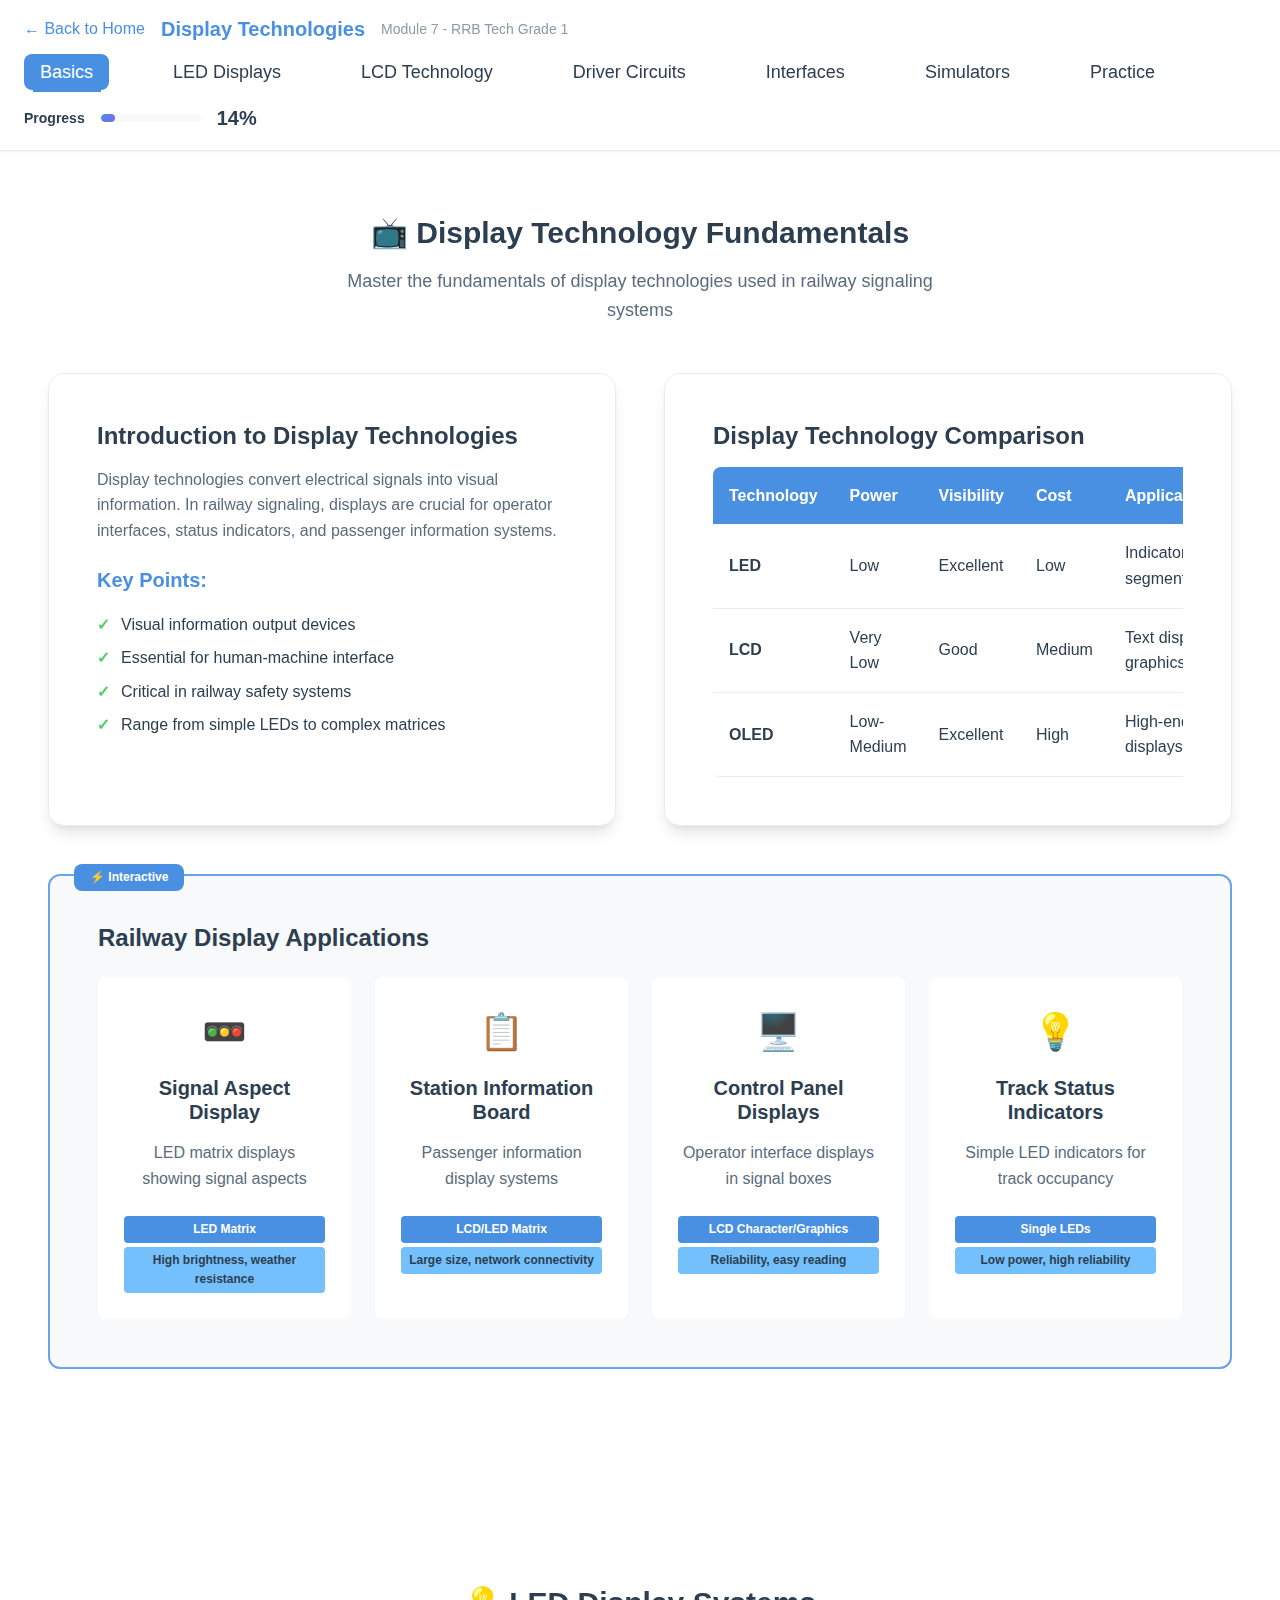
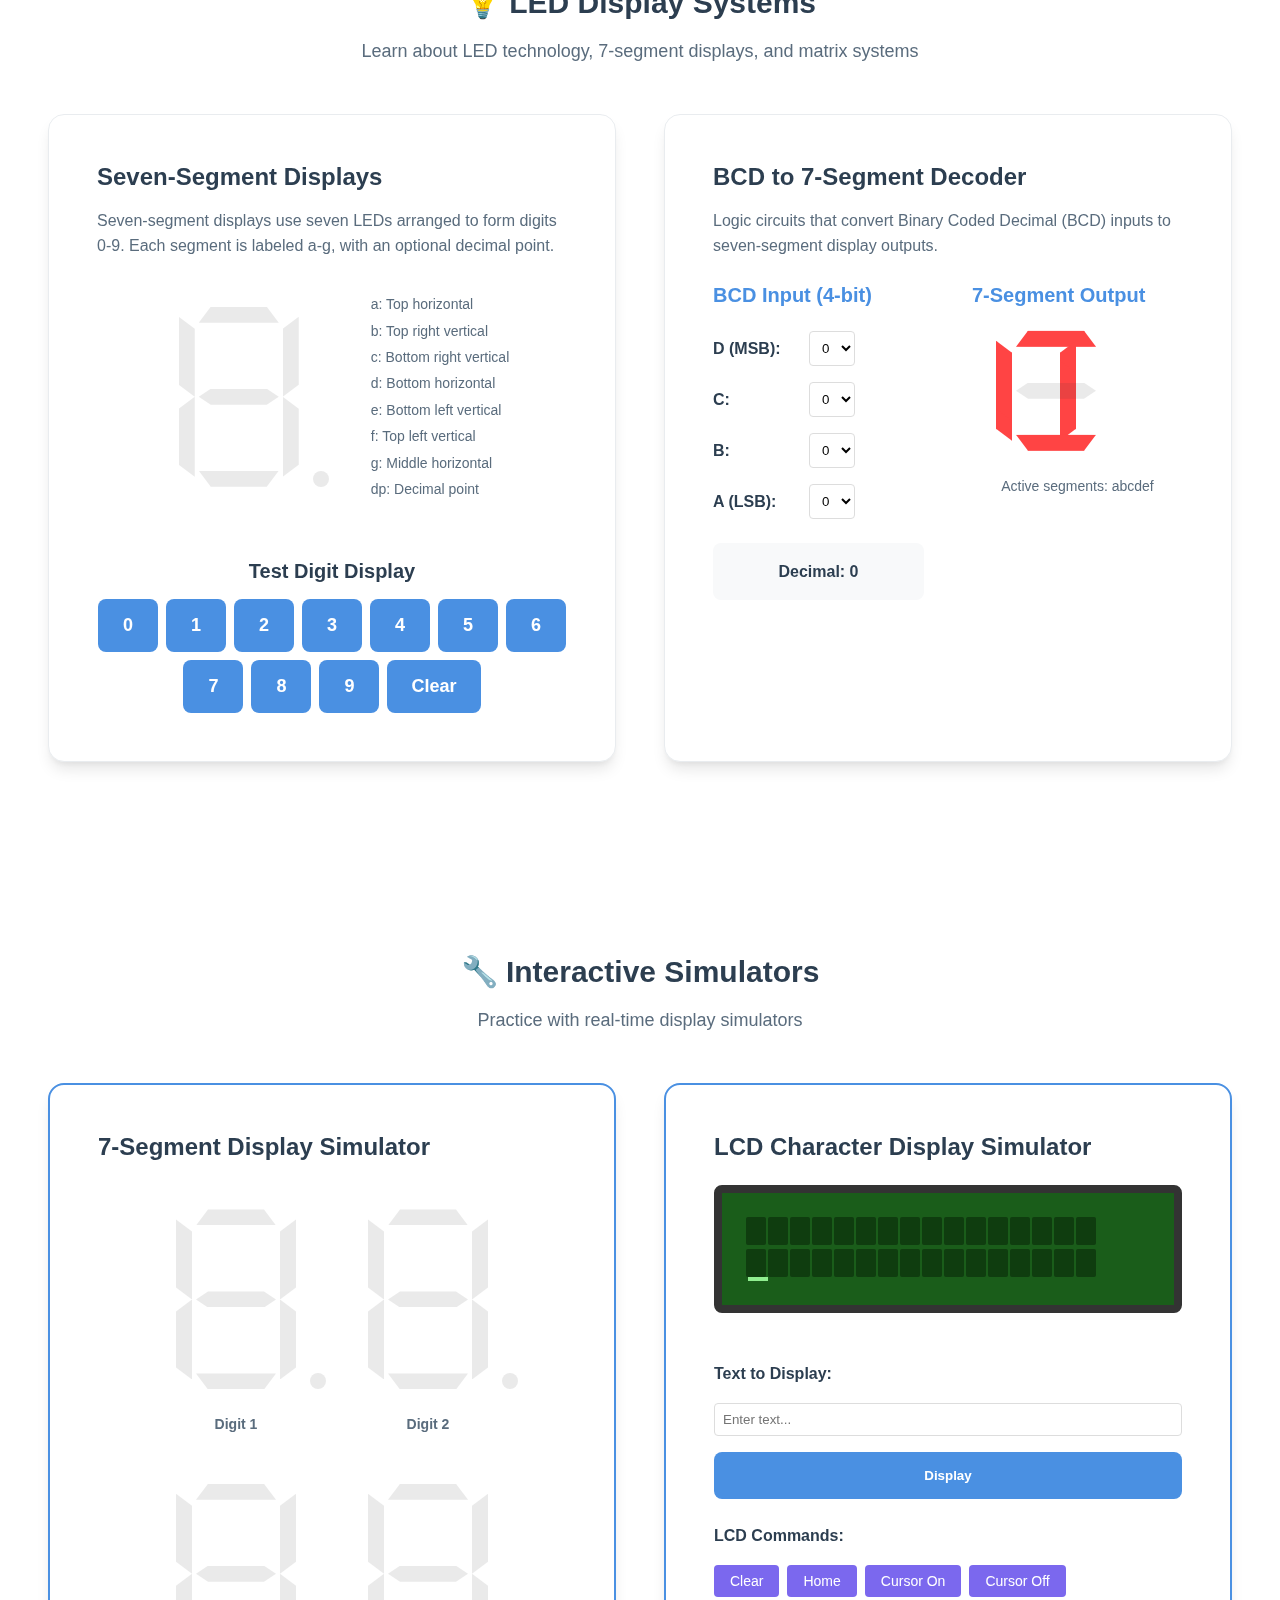
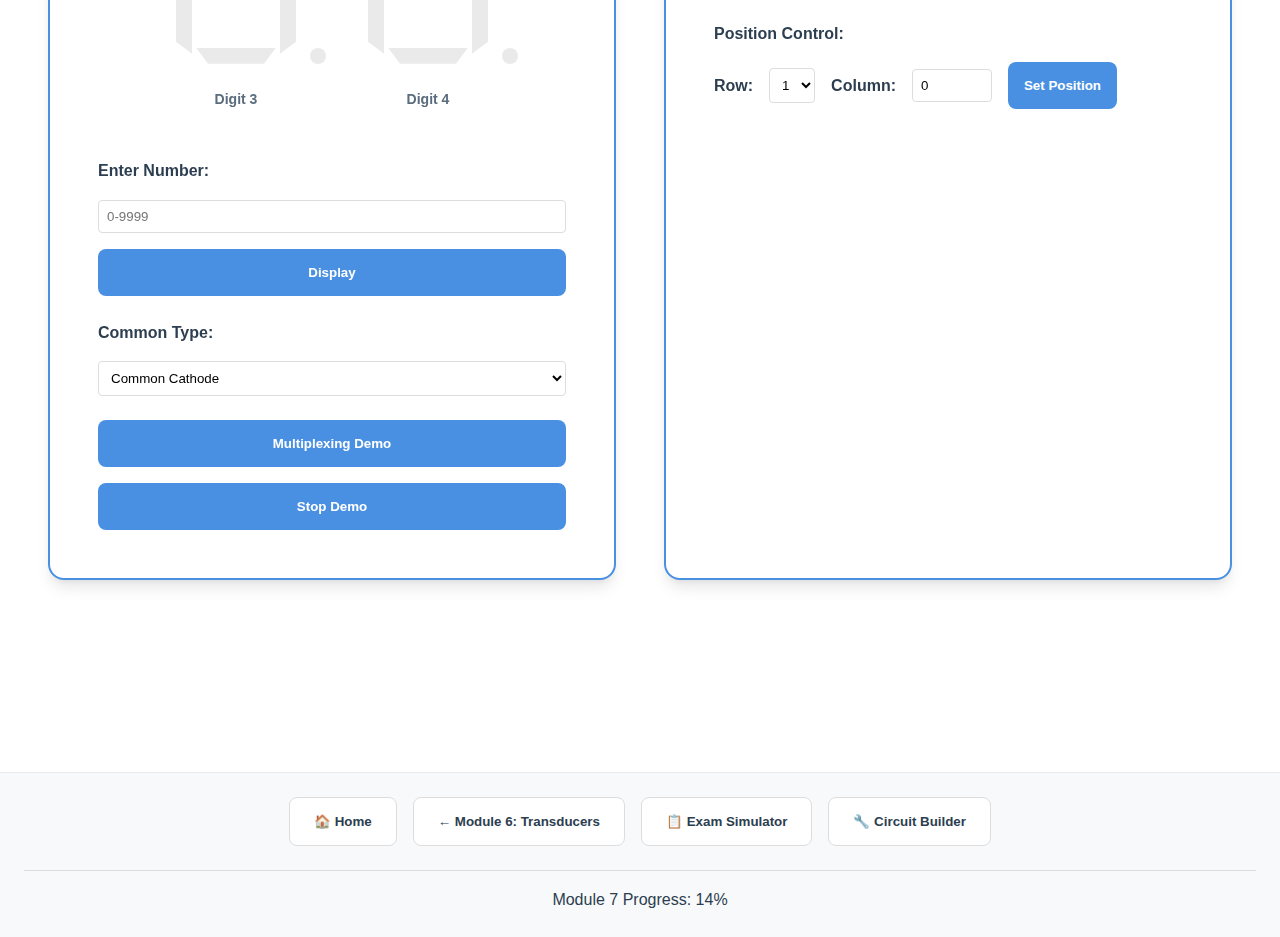
<file: modules/display-tech/index.html>
<!DOCTYPE html>
<html lang="en">
<head>
    <meta charset="UTF-8">
    <meta name="viewport" content="width=device-width, initial-scale=1.0">
    <meta name="permissions-policy" content="camera=(), microphone=(), geolocation=()">
    <title>Module 7: Display Technologies - RRB Electronics</title>
    <link rel="stylesheet" href="../../assets/css/main.css">
    <link rel="stylesheet" href="../../assets/css/components.css">
    <link rel="stylesheet" href="../../assets/css/responsive.css">
    <link rel="stylesheet" href="display-tech.css">
</head>
<body>
    <div class="app-container">
        <!-- Navigation Header -->
        <header class="main-header">
            <div class="header-content">
                <div class="logo-section">
                    <a href="../../index.html" class="back-link">← Back to Home</a>
                    <h1>Display Technologies</h1>
                    <p class="subtitle">Module 7 - RRB Tech Grade 1</p>
                </div>
                <nav class="module-nav">
                    <ul class="nav-links">
                        <li><a href="#basics" class="nav-link active">Basics</a></li>
                        <li><a href="#led-displays" class="nav-link">LED Displays</a></li>
                        <li><a href="#lcd-technology" class="nav-link">LCD Technology</a></li>
                        <li><a href="#driver-circuits" class="nav-link">Driver Circuits</a></li>
                        <li><a href="#interface-protocols" class="nav-link">Interfaces</a></li>
                        <li><a href="#simulators" class="nav-link">Simulators</a></li>
                        <li><a href="#practice" class="nav-link">Practice</a></li>
                    </ul>
                </nav>
                <div class="module-progress-header">
                    <span class="progress-label">Progress</span>
                    <div class="progress-bar">
                        <div class="progress-fill" id="module-progress" style="width: 0%"></div>
                    </div>
                    <span class="progress-text" id="progress-text">0%</span>
                </div>
            </div>
        </header>

        <!-- Module Content -->
        <main class="module-content">
            <!-- Basics Section -->
            <section id="basics" class="module-section">
                <div class="section-header">
                    <h2>📺 Display Technology Fundamentals</h2>
                    <p>Master the fundamentals of display technologies used in railway signaling systems</p>
                </div>

                <div class="content-grid">
                    <div class="content-card">
                        <h3>Introduction to Display Technologies</h3>
                        <p>Display technologies convert electrical signals into visual information. In railway signaling, displays are crucial for operator interfaces, status indicators, and passenger information systems.</p>
                        
                        <div class="key-points">
                            <h4>Key Points:</h4>
                            <ul>
                                <li>Visual information output devices</li>
                                <li>Essential for human-machine interface</li>
                                <li>Critical in railway safety systems</li>
                                <li>Range from simple LEDs to complex matrices</li>
                            </ul>
                        </div>
                    </div>

                    <div class="content-card">
                        <h3>Display Technology Comparison</h3>
                        <div class="comparison-table">
                            <table>
                                <thead>
                                    <tr>
                                        <th>Technology</th>
                                        <th>Power</th>
                                        <th>Visibility</th>
                                        <th>Cost</th>
                                        <th>Applications</th>
                                    </tr>
                                </thead>
                                <tbody>
                                    <tr>
                                        <td><strong>LED</strong></td>
                                        <td>Low</td>
                                        <td>Excellent</td>
                                        <td>Low</td>
                                        <td>Indicators, 7-segment</td>
                                    </tr>
                                    <tr>
                                        <td><strong>LCD</strong></td>
                                        <td>Very Low</td>
                                        <td>Good</td>
                                        <td>Medium</td>
                                        <td>Text display, graphics</td>
                                    </tr>
                                    <tr>
                                        <td><strong>OLED</strong></td>
                                        <td>Low-Medium</td>
                                        <td>Excellent</td>
                                        <td>High</td>
                                        <td>High-end displays</td>
                                    </tr>
                                </tbody>
                            </table>
                        </div>
                    </div>
                </div>

                <div class="interactive-demo">
                    <h3>Railway Display Applications</h3>
                    <div class="applications-grid">
                        <div class="application-card" data-app="signal-aspect">
                            <div class="app-icon">🚥</div>
                            <h4>Signal Aspect Display</h4>
                            <p>LED matrix displays showing signal aspects</p>
                            <div class="app-details">
                                <span class="tech-badge">LED Matrix</span>
                                <span class="req-badge">High brightness, weather resistance</span>
                            </div>
                        </div>
                        <div class="application-card" data-app="info-board">
                            <div class="app-icon">📋</div>
                            <h4>Station Information Board</h4>
                            <p>Passenger information display systems</p>
                            <div class="app-details">
                                <span class="tech-badge">LCD/LED Matrix</span>
                                <span class="req-badge">Large size, network connectivity</span>
                            </div>
                        </div>
                        <div class="application-card" data-app="control-panel">
                            <div class="app-icon">🖥️</div>
                            <h4>Control Panel Displays</h4>
                            <p>Operator interface displays in signal boxes</p>
                            <div class="app-details">
                                <span class="tech-badge">LCD Character/Graphics</span>
                                <span class="req-badge">Reliability, easy reading</span>
                            </div>
                        </div>
                        <div class="application-card" data-app="track-status">
                            <div class="app-icon">💡</div>
                            <h4>Track Status Indicators</h4>
                            <p>Simple LED indicators for track occupancy</p>
                            <div class="app-details">
                                <span class="tech-badge">Single LEDs</span>
                                <span class="req-badge">Low power, high reliability</span>
                            </div>
                        </div>
                    </div>
                </div>
            </section>

            <!-- LED Displays Section -->
            <section id="led-displays" class="module-section">
                <div class="section-header">
                    <h2>💡 LED Display Systems</h2>
                    <p>Learn about LED technology, 7-segment displays, and matrix systems</p>
                </div>

                <div class="content-grid">
                    <div class="content-card">
                        <h3>Seven-Segment Displays</h3>
                        <p>Seven-segment displays use seven LEDs arranged to form digits 0-9. Each segment is labeled a-g, with an optional decimal point.</p>
                        
                        <div class="seven-segment-demo">
                            <div class="display-container">
                                <div class="seven-segment" id="demo-display">
                                    <div class="segment segment-a" data-segment="a"></div>
                                    <div class="segment segment-b" data-segment="b"></div>
                                    <div class="segment segment-c" data-segment="c"></div>
                                    <div class="segment segment-d" data-segment="d"></div>
                                    <div class="segment segment-e" data-segment="e"></div>
                                    <div class="segment segment-f" data-segment="f"></div>
                                    <div class="segment segment-g" data-segment="g"></div>
                                    <div class="segment segment-dp" data-segment="dp"></div>
                                </div>
                                <div class="segment-labels">
                                    <div class="label-item">a: Top horizontal</div>
                                    <div class="label-item">b: Top right vertical</div>
                                    <div class="label-item">c: Bottom right vertical</div>
                                    <div class="label-item">d: Bottom horizontal</div>
                                    <div class="label-item">e: Bottom left vertical</div>
                                    <div class="label-item">f: Top left vertical</div>
                                    <div class="label-item">g: Middle horizontal</div>
                                    <div class="label-item">dp: Decimal point</div>
                                </div>
                            </div>
                        </div>

                        <div class="interactive-controls">
                            <h4>Test Digit Display</h4>
                            <div class="digit-buttons">
                                <button class="digit-btn" onclick="displayDigit(0)">0</button>
                                <button class="digit-btn" onclick="displayDigit(1)">1</button>
                                <button class="digit-btn" onclick="displayDigit(2)">2</button>
                                <button class="digit-btn" onclick="displayDigit(3)">3</button>
                                <button class="digit-btn" onclick="displayDigit(4)">4</button>
                                <button class="digit-btn" onclick="displayDigit(5)">5</button>
                                <button class="digit-btn" onclick="displayDigit(6)">6</button>
                                <button class="digit-btn" onclick="displayDigit(7)">7</button>
                                <button class="digit-btn" onclick="displayDigit(8)">8</button>
                                <button class="digit-btn" onclick="displayDigit(9)">9</button>
                                <button class="digit-btn" onclick="clearDisplay()">Clear</button>
                            </div>
                        </div>
                    </div>

                    <div class="content-card">
                        <h3>BCD to 7-Segment Decoder</h3>
                        <p>Logic circuits that convert Binary Coded Decimal (BCD) inputs to seven-segment display outputs.</p>
                        
                        <div class="decoder-demo">
                            <div class="bcd-inputs">
                                <h4>BCD Input (4-bit)</h4>
                                <div class="input-group">
                                    <label>D (MSB):</label>
                                    <select id="bcd-d" onchange="updateBCDDecoder()">
                                        <option value="0">0</option>
                                        <option value="1">1</option>
                                    </select>
                                </div>
                                <div class="input-group">
                                    <label>C:</label>
                                    <select id="bcd-c" onchange="updateBCDDecoder()">
                                        <option value="0">0</option>
                                        <option value="1">1</option>
                                    </select>
                                </div>
                                <div class="input-group">
                                    <label>B:</label>
                                    <select id="bcd-b" onchange="updateBCDDecoder()">
                                        <option value="0">0</option>
                                        <option value="1">1</option>
                                    </select>
                                </div>
                                <div class="input-group">
                                    <label>A (LSB):</label>
                                    <select id="bcd-a" onchange="updateBCDDecoder()">
                                        <option value="0">0</option>
                                        <option value="1">1</option>
                                    </select>
                                </div>
                                <div class="bcd-result">
                                    <strong>Decimal: <span id="bcd-decimal">0</span></strong>
                                </div>
                            </div>
                            
                            <div class="decoder-output">
                                <h4>7-Segment Output</h4>
                                <div class="seven-segment small" id="bcd-display">
                                    <div class="segment segment-a" data-segment="a"></div>
                                    <div class="segment segment-b" data-segment="b"></div>
                                    <div class="segment segment-c" data-segment="c"></div>
                                    <div class="segment segment-d" data-segment="d"></div>
                                    <div class="segment segment-e" data-segment="e"></div>
                                    <div class="segment segment-f" data-segment="f"></div>
                                    <div class="segment segment-g" data-segment="g"></div>
                                </div>
                                <div class="active-segments">
                                    Active segments: <span id="active-segments">abcdef</span>
                                </div>
                            </div>
                        </div>
                    </div>
                </div>
            </section>

            <!-- Simulators Section -->
            <section id="simulators" class="module-section">
                <div class="section-header">
                    <h2>🔧 Interactive Simulators</h2>
                    <p>Practice with real-time display simulators</p>
                </div>

                <div class="simulators-grid">
                    <!-- 7-Segment Display Simulator -->
                    <div class="simulator-card">
                        <h3>7-Segment Display Simulator</h3>
                        <div class="simulator-content">
                            <div class="multi-digit-display">
                                <div class="digit-display">
                                    <div class="seven-segment" id="sim-digit-0">
                                        <div class="segment segment-a"></div>
                                        <div class="segment segment-b"></div>
                                        <div class="segment segment-c"></div>
                                        <div class="segment segment-d"></div>
                                        <div class="segment segment-e"></div>
                                        <div class="segment segment-f"></div>
                                        <div class="segment segment-g"></div>
                                        <div class="segment segment-dp"></div>
                                    </div>
                                    <label>Digit 1</label>
                                </div>
                                <div class="digit-display">
                                    <div class="seven-segment" id="sim-digit-1">
                                        <div class="segment segment-a"></div>
                                        <div class="segment segment-b"></div>
                                        <div class="segment segment-c"></div>
                                        <div class="segment segment-d"></div>
                                        <div class="segment segment-e"></div>
                                        <div class="segment segment-f"></div>
                                        <div class="segment segment-g"></div>
                                        <div class="segment segment-dp"></div>
                                    </div>
                                    <label>Digit 2</label>
                                </div>
                                <div class="digit-display">
                                    <div class="seven-segment" id="sim-digit-2">
                                        <div class="segment segment-a"></div>
                                        <div class="segment segment-b"></div>
                                        <div class="segment segment-c"></div>
                                        <div class="segment segment-d"></div>
                                        <div class="segment segment-e"></div>
                                        <div class="segment segment-f"></div>
                                        <div class="segment segment-g"></div>
                                        <div class="segment segment-dp"></div>
                                    </div>
                                    <label>Digit 3</label>
                                </div>
                                <div class="digit-display">
                                    <div class="seven-segment" id="sim-digit-3">
                                        <div class="segment segment-a"></div>
                                        <div class="segment segment-b"></div>
                                        <div class="segment segment-c"></div>
                                        <div class="segment segment-d"></div>
                                        <div class="segment segment-e"></div>
                                        <div class="segment segment-f"></div>
                                        <div class="segment segment-g"></div>
                                        <div class="segment segment-dp"></div>
                                    </div>
                                    <label>Digit 4</label>
                                </div>
                            </div>
                            
                            <div class="simulator-controls">
                                <div class="control-group">
                                    <label for="display-value">Enter Number:</label>
                                    <input type="number" id="display-value" placeholder="0-9999" max="9999" min="0">
                                    <button onclick="updateMultiDigitDisplay()" class="control-btn">Display</button>
                                </div>
                                
                                <div class="control-group">
                                    <label>Common Type:</label>
                                    <select id="common-type" onchange="toggleCommonType()">
                                        <option value="cathode">Common Cathode</option>
                                        <option value="anode">Common Anode</option>
                                    </select>
                                </div>
                                
                                <div class="control-group">
                                    <button onclick="startMultiplexDemo()" class="control-btn">Multiplexing Demo</button>
                                    <button onclick="stopMultiplexDemo()" class="control-btn">Stop Demo</button>
                                </div>
                            </div>
                        </div>
                    </div>

                    <!-- LCD Character Display Simulator -->
                    <div class="simulator-card">
                        <h3>LCD Character Display Simulator</h3>
                        <div class="simulator-content">
                            <div class="lcd-simulator">
                                <div class="lcd-screen">
                                    <div class="lcd-row" id="lcd-row-0">
                                        <span class="lcd-char" data-pos="0"> </span>
                                        <span class="lcd-char" data-pos="1"> </span>
                                        <span class="lcd-char" data-pos="2"> </span>
                                        <span class="lcd-char" data-pos="3"> </span>
                                        <span class="lcd-char" data-pos="4"> </span>
                                        <span class="lcd-char" data-pos="5"> </span>
                                        <span class="lcd-char" data-pos="6"> </span>
                                        <span class="lcd-char" data-pos="7"> </span>
                                        <span class="lcd-char" data-pos="8"> </span>
                                        <span class="lcd-char" data-pos="9"> </span>
                                        <span class="lcd-char" data-pos="10"> </span>
                                        <span class="lcd-char" data-pos="11"> </span>
                                        <span class="lcd-char" data-pos="12"> </span>
                                        <span class="lcd-char" data-pos="13"> </span>
                                        <span class="lcd-char" data-pos="14"> </span>
                                        <span class="lcd-char" data-pos="15"> </span>
                                    </div>
                                    <div class="lcd-row" id="lcd-row-1">
                                        <span class="lcd-char" data-pos="0"> </span>
                                        <span class="lcd-char" data-pos="1"> </span>
                                        <span class="lcd-char" data-pos="2"> </span>
                                        <span class="lcd-char" data-pos="3"> </span>
                                        <span class="lcd-char" data-pos="4"> </span>
                                        <span class="lcd-char" data-pos="5"> </span>
                                        <span class="lcd-char" data-pos="6"> </span>
                                        <span class="lcd-char" data-pos="7"> </span>
                                        <span class="lcd-char" data-pos="8"> </span>
                                        <span class="lcd-char" data-pos="9"> </span>
                                        <span class="lcd-char" data-pos="10"> </span>
                                        <span class="lcd-char" data-pos="11"> </span>
                                        <span class="lcd-char" data-pos="12"> </span>
                                        <span class="lcd-char" data-pos="13"> </span>
                                        <span class="lcd-char" data-pos="14"> </span>
                                        <span class="lcd-char" data-pos="15"> </span>
                                    </div>
                                    <div class="lcd-cursor" id="lcd-cursor"></div>
                                </div>
                            </div>
                            
                            <div class="lcd-controls">
                                <div class="control-group">
                                    <label for="lcd-text">Text to Display:</label>
                                    <input type="text" id="lcd-text" placeholder="Enter text..." maxlength="32">
                                    <button onclick="displayLCDText()" class="control-btn">Display</button>
                                </div>
                                
                                <div class="control-group">
                                    <label>LCD Commands:</label>
                                    <div class="command-buttons">
                                        <button onclick="lcdCommand('clear')" class="cmd-btn">Clear</button>
                                        <button onclick="lcdCommand('home')" class="cmd-btn">Home</button>
                                        <button onclick="lcdCommand('cursor-on')" class="cmd-btn">Cursor On</button>
                                        <button onclick="lcdCommand('cursor-off')" class="cmd-btn">Cursor Off</button>
                                    </div>
                                </div>
                                
                                <div class="control-group">
                                    <label>Position Control:</label>
                                    <div class="position-controls">
                                        <label for="cursor-row">Row:</label>
                                        <select id="cursor-row">
                                            <option value="0">1</option>
                                            <option value="1">2</option>
                                        </select>
                                        <label for="cursor-col">Column:</label>
                                        <input type="number" id="cursor-col" min="0" max="15" value="0">
                                        <button onclick="setCursorPosition()" class="control-btn">Set Position</button>
                                    </div>
                                </div>
                            </div>
                        </div>
                    </div>
                </div>
            </section>
        </main>

        <!-- Module Navigation Footer -->
        <footer class="module-footer">
            <div class="footer-nav">
                <button class="nav-btn secondary" onclick="goToHome()">🏠 Home</button>
                <button class="nav-btn secondary" onclick="previousModule()">← Module 6: Transducers</button>
                <button class="nav-btn secondary" onclick="openExamSimulator()">📋 Exam Simulator</button>
                <button class="nav-btn secondary" onclick="openCircuitBuilder()">🔧 Circuit Builder</button>
            </div>
            <div class="module-progress-footer">
                <span>Module 7 Progress: <span id="footer-progress">0%</span></span>
                <button class="btn-success" onclick="markModuleComplete()" id="complete-btn" style="display: none;">
                    ✓ Mark as Complete
                </button>
            </div>
        </footer>
    </div>

    <!-- Scripts -->
    <script src="../../assets/js/app.js"></script>
    <script src="display-tech.js"></script>
</body>
</html>
</file>
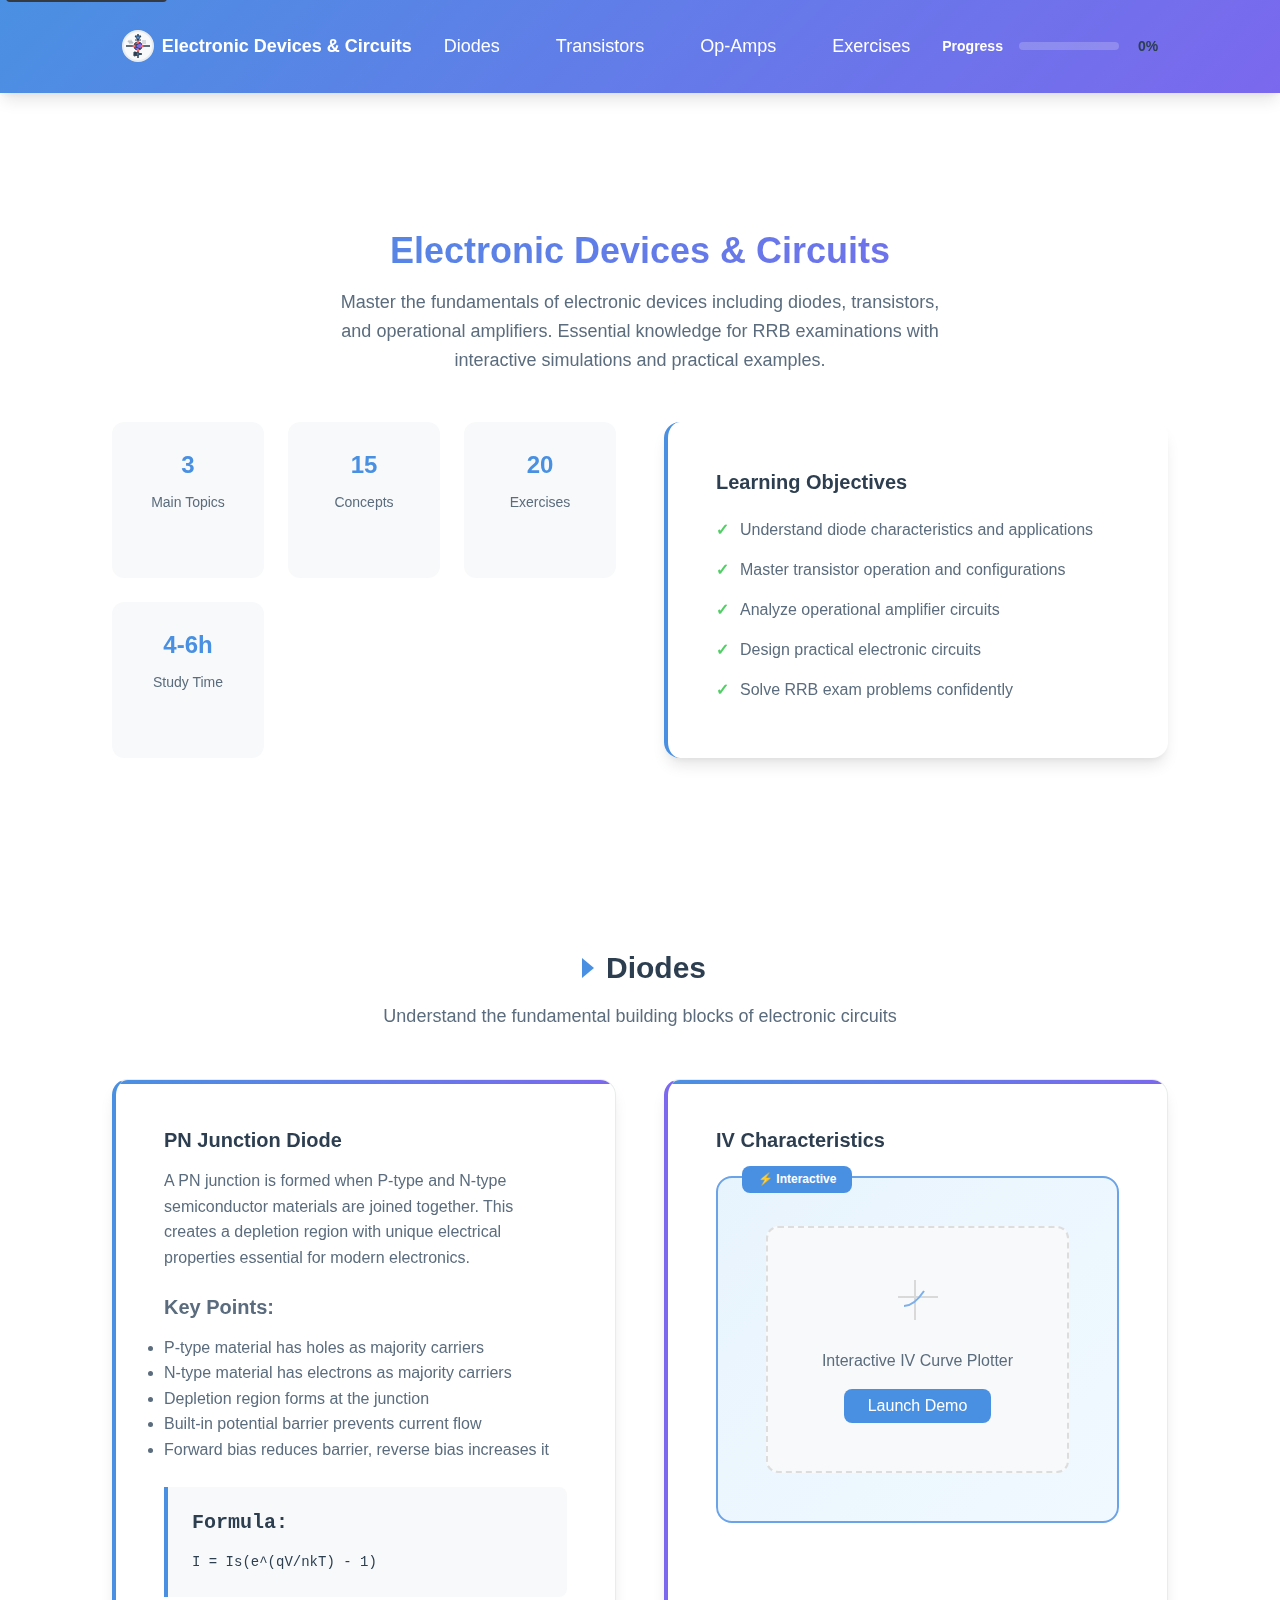
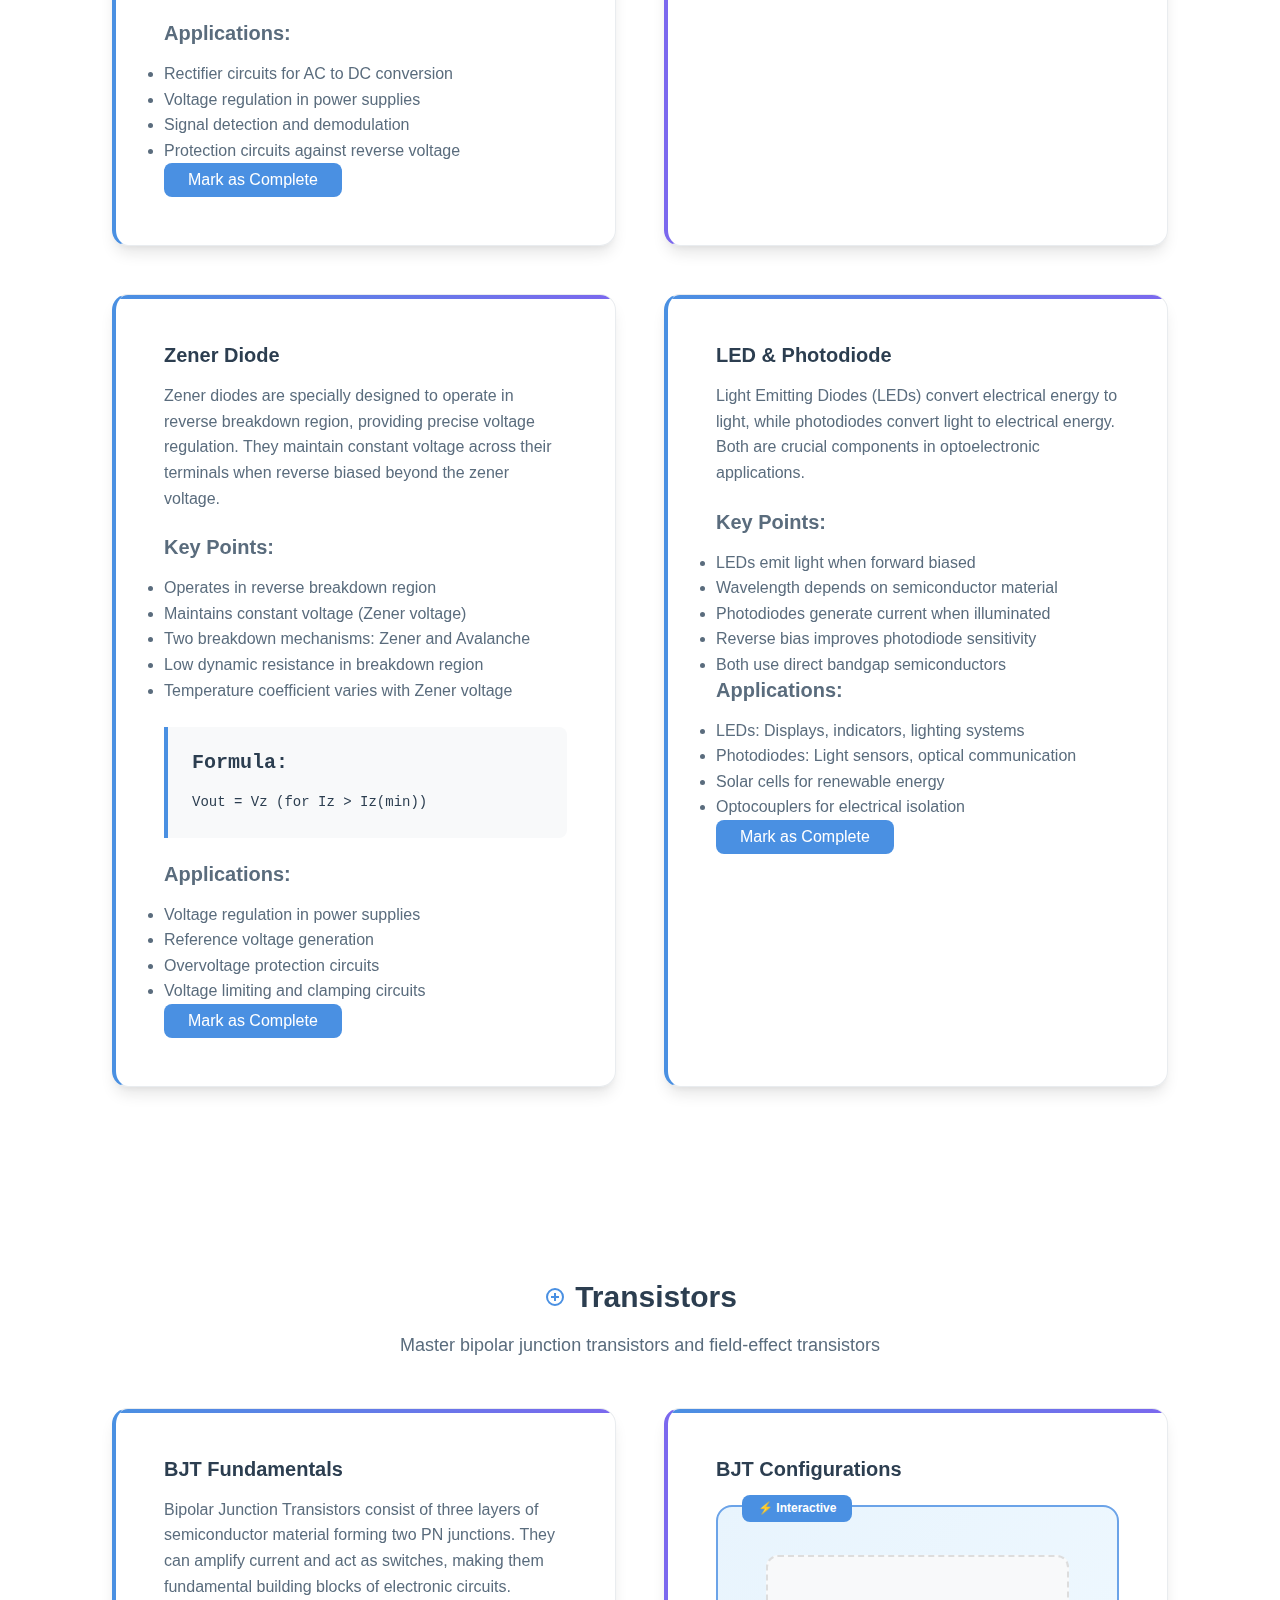
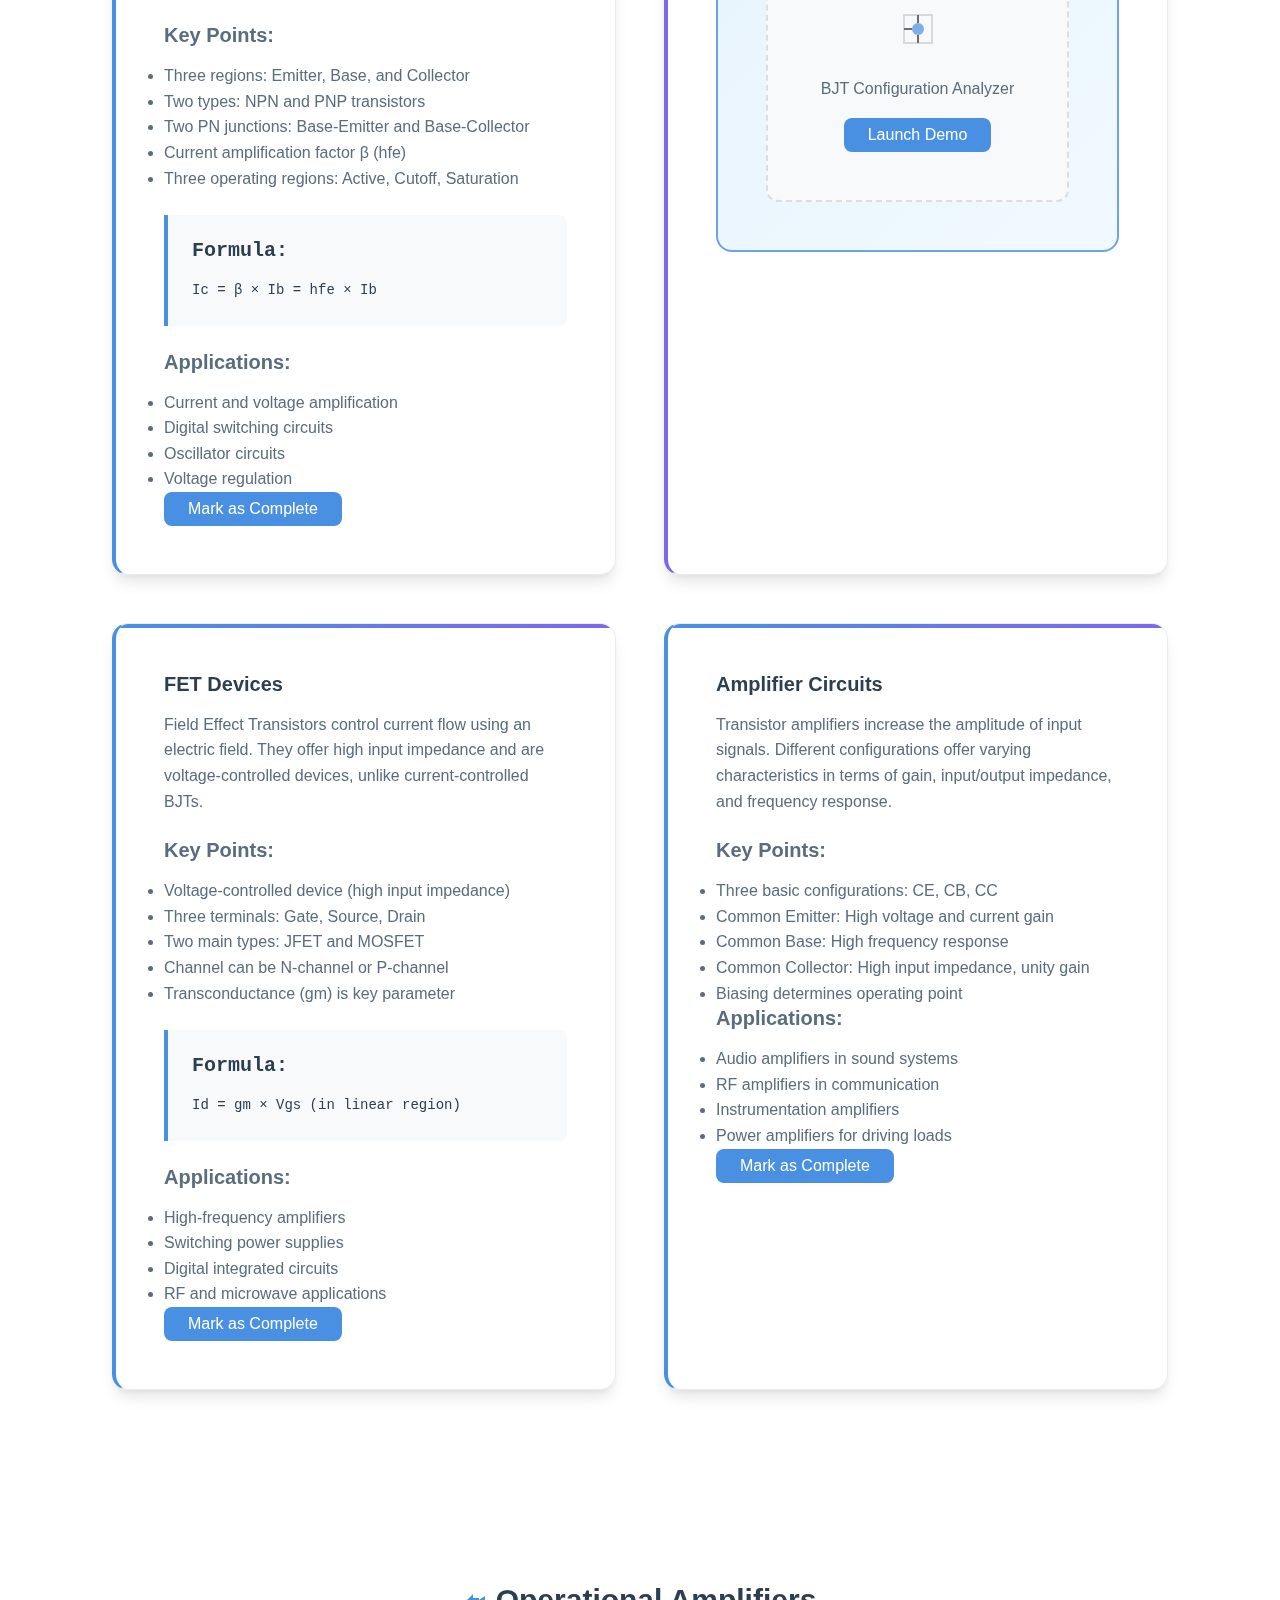
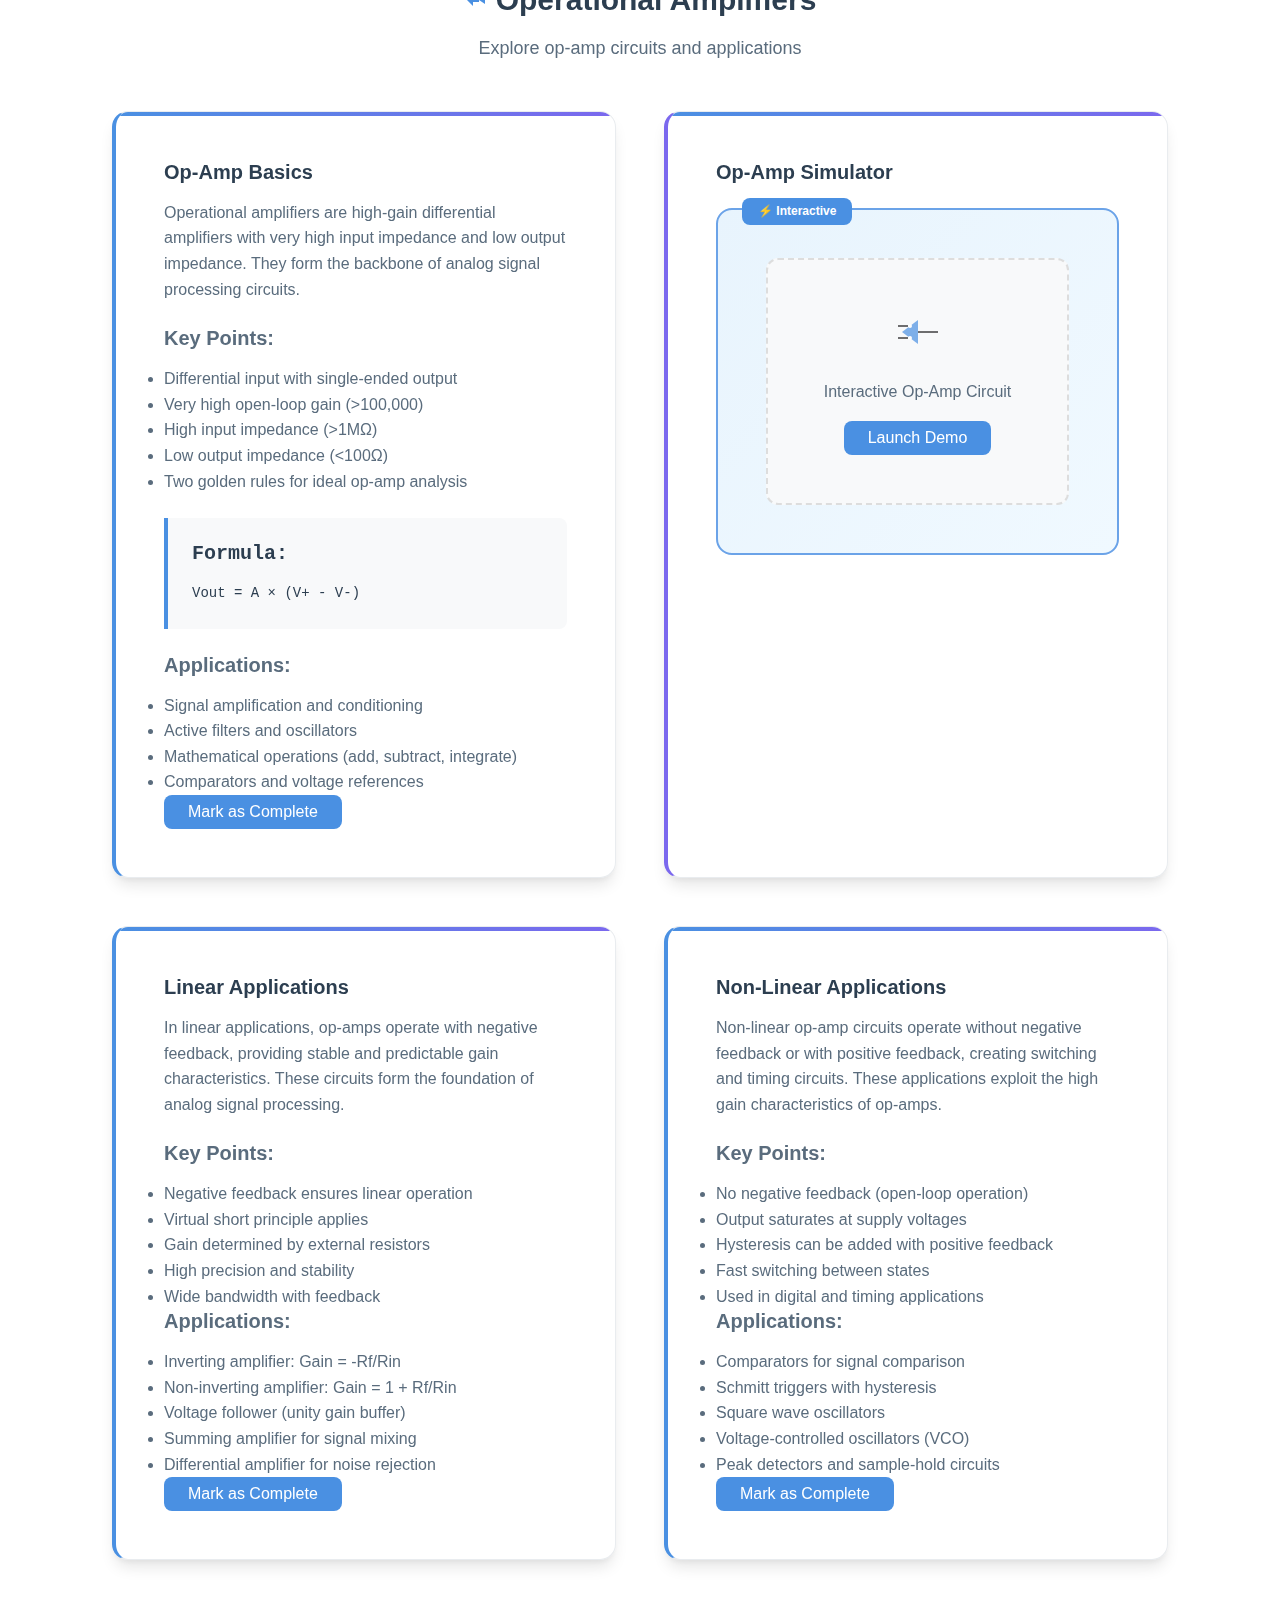
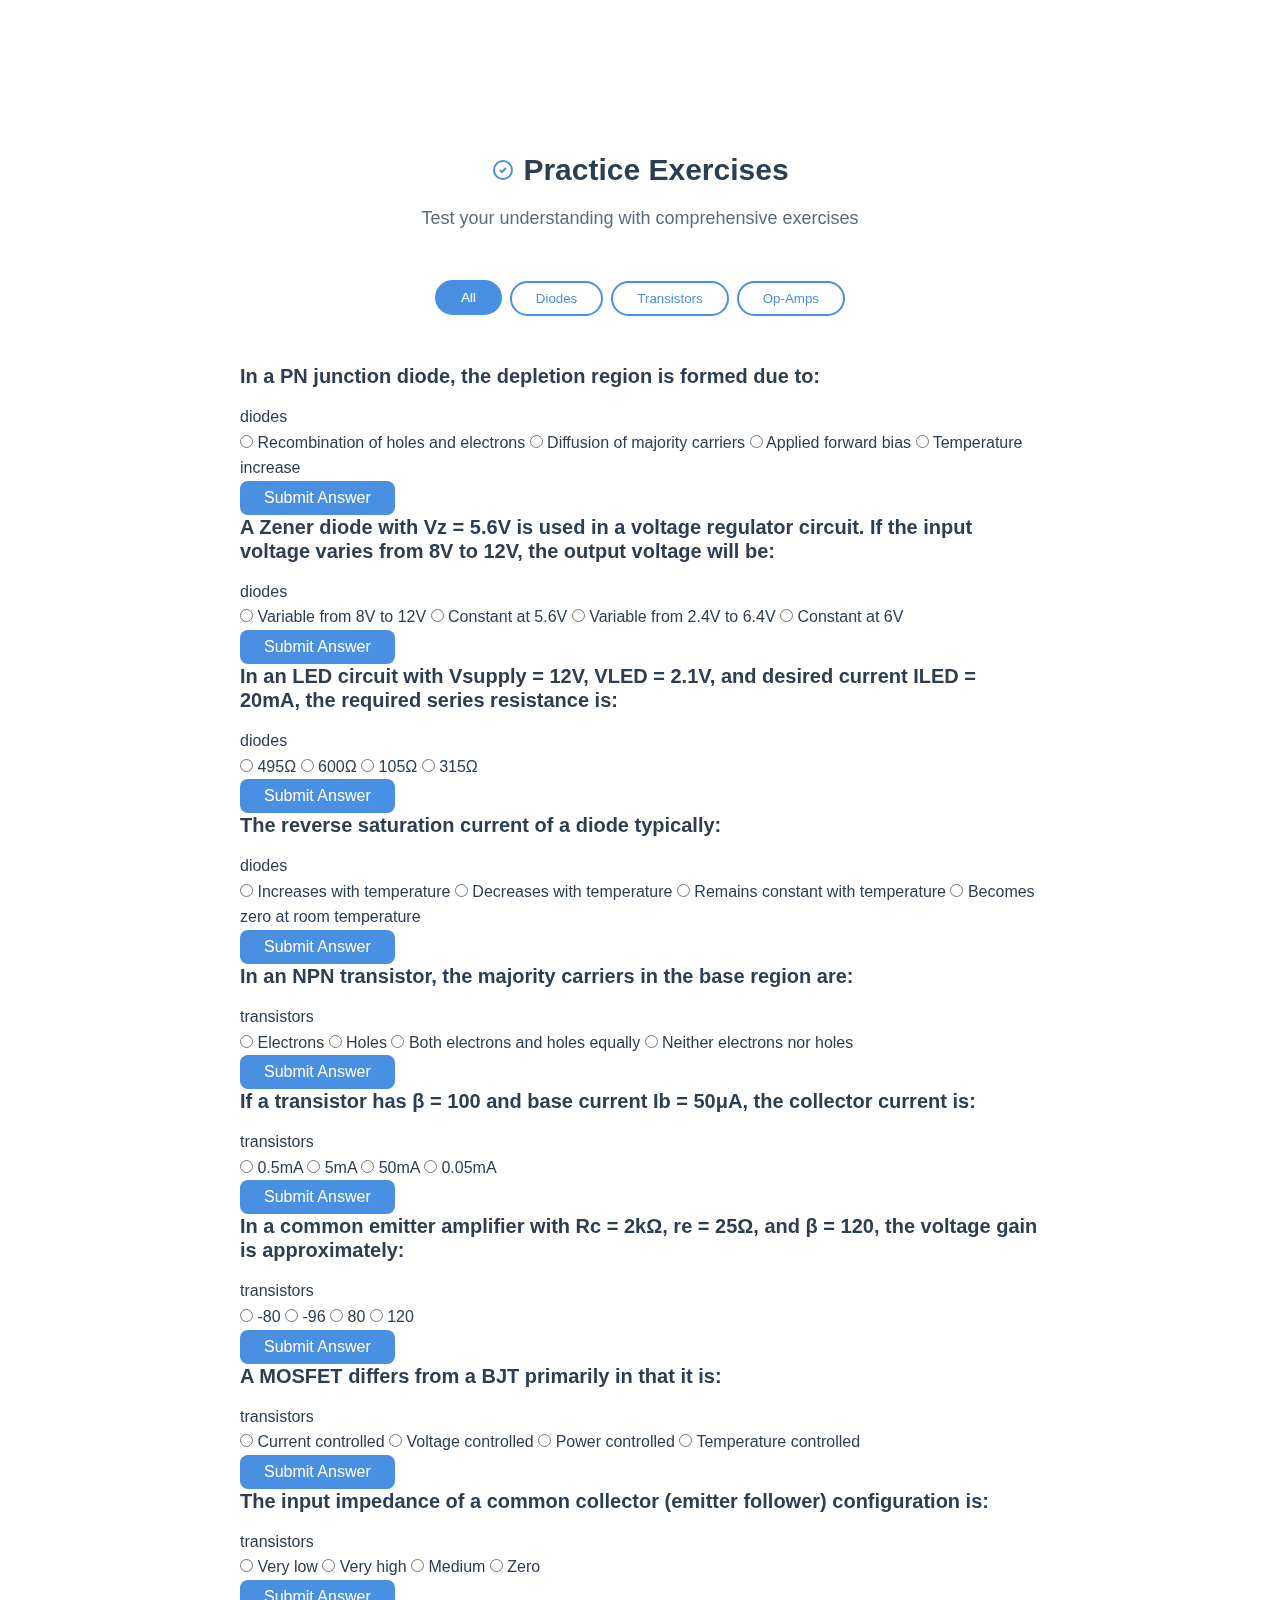
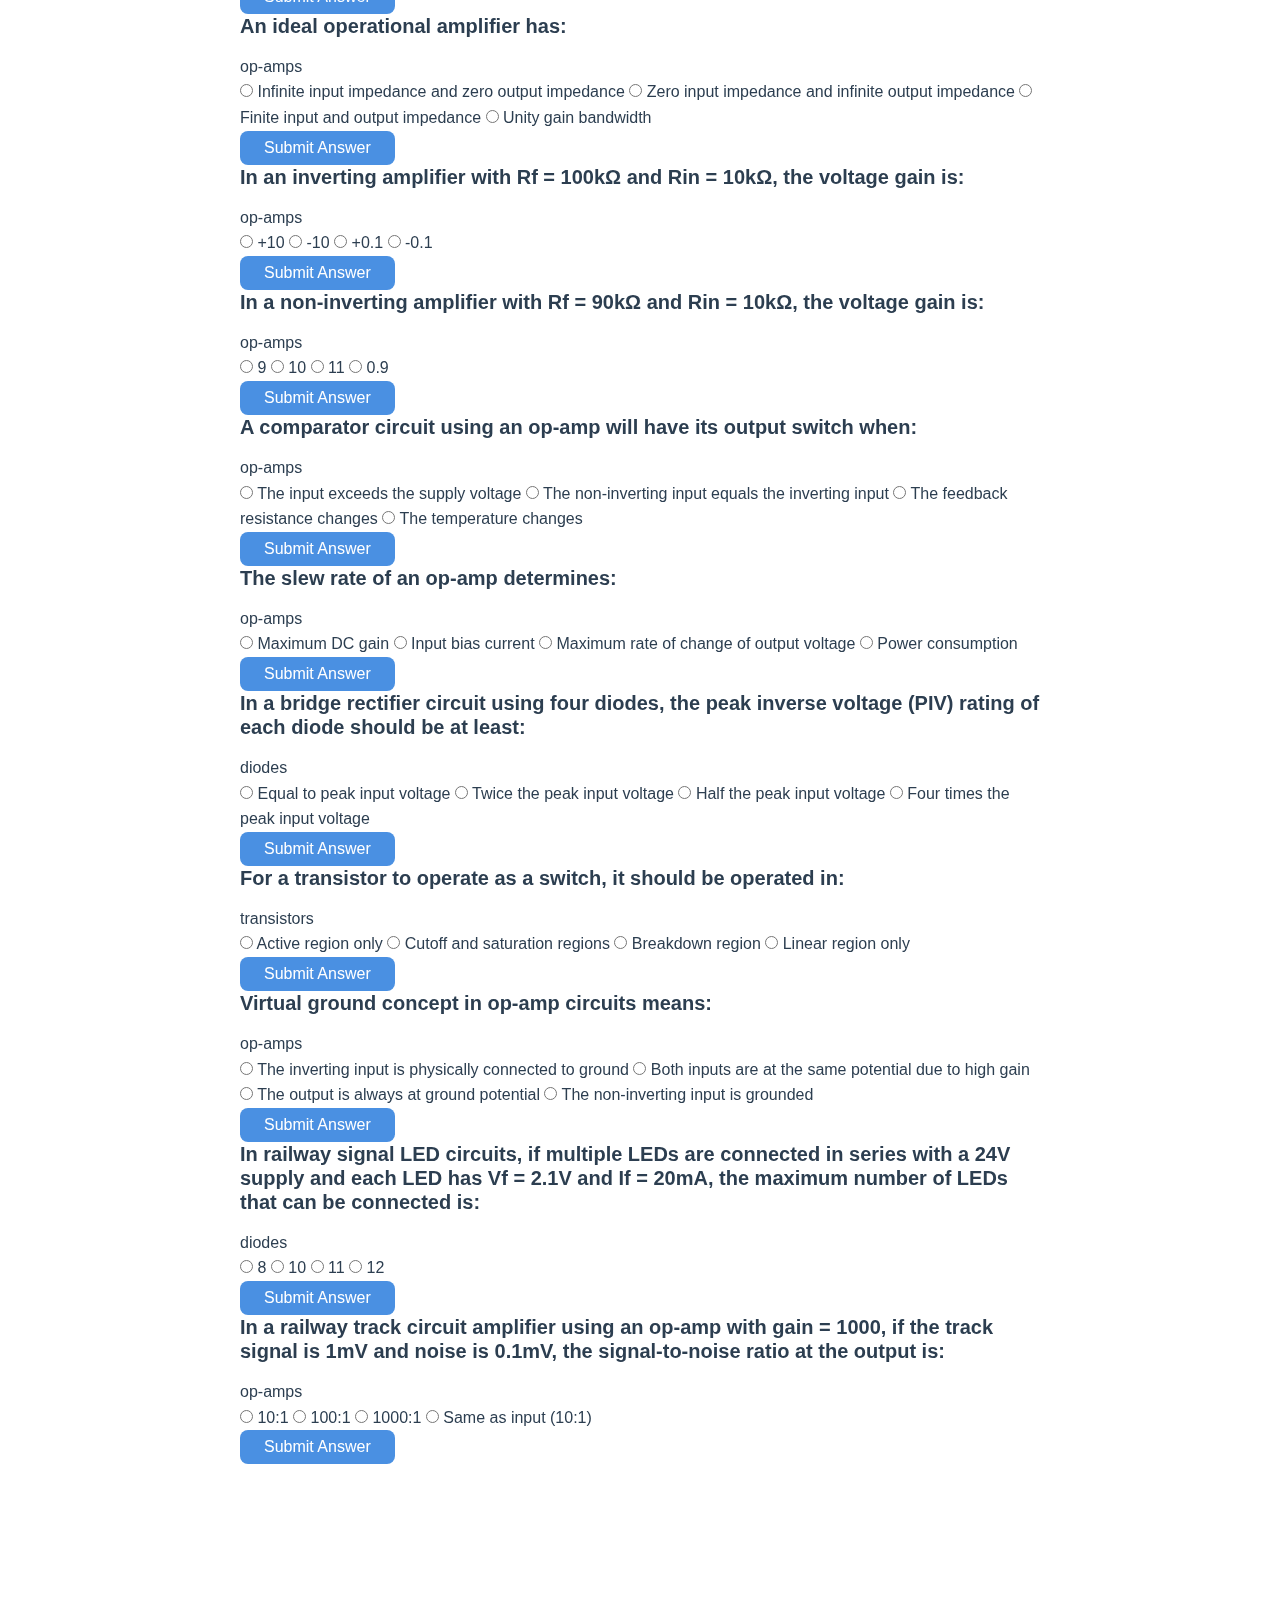
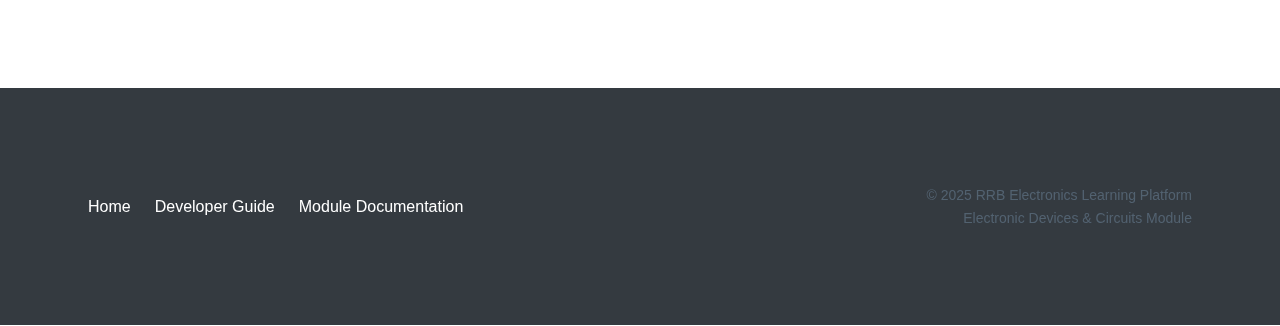
<file: modules/electronic-devices/index.html>
<!DOCTYPE html>
<html lang="en">
<head>
    <meta charset="UTF-8">
    <meta name="viewport" content="width=device-width, initial-scale=1.0">
    <title>Electronic Devices & Circuits - RRB Electronics</title>
    <meta name="description" content="Master electronic devices including diodes, transistors, and operational amplifiers for RRB exam preparation">
    
    <!-- Main Styles -->
    <link rel="stylesheet" href="../../assets/css/main.css">
    <link rel="stylesheet" href="../../assets/css/components.css">
    <link rel="stylesheet" href="../../assets/css/responsive.css">
    
    <!-- Module Styles -->
    <link rel="stylesheet" href="electronic-devices.css">
    
    <!-- PWA Support -->
    <link rel="manifest" href="../../manifest.json">
    <meta name="theme-color" content="#4a90e2">
    
    <!-- Icons -->
    <link rel="icon" type="image/svg+xml" href="icons/device-circuit.svg">
</head>
<body>
    <div class="module-container">
        <!-- Module Header -->
        <header class="module-header">
            <div class="container">
                <nav class="module-nav">
                    <div class="nav-brand">
                        <a href="../../index.html" class="brand-link" aria-label="RRB Electronics Home">
                            <svg class="brand-icon" width="32" height="32" viewBox="0 0 32 32">
                                <use href="icons/device-circuit.svg#device-circuit"></use>
                            </svg>
                            <span class="brand-text">Electronic Devices & Circuits</span>
                        </a>
                    </div>
                    
                    <div class="nav-links">
                        <a href="#diodes" class="nav-link">Diodes</a>
                        <a href="#transistors" class="nav-link">Transistors</a>
                        <a href="#op-amps" class="nav-link">Op-Amps</a>
                        <a href="#exercises" class="nav-link">Exercises</a>
                    </div>
                    
                    <div class="module-progress-header">
                        <span class="progress-label">Progress</span>
                        <div class="progress-bar" role="progressbar" aria-valuemin="0" aria-valuemax="100">
                            <div class="progress-fill" style="width: 0%"></div>
                        </div>
                        <span class="progress-text">0%</span>
                    </div>
                </nav>
            </div>
        </header>

        <!-- Main Content -->
        <main class="module-content" id="main-content">
            <div class="container">
                <!-- Introduction Section -->
                <section class="module-section intro-section" id="introduction">
                    <div class="section-header">
                        <h1 class="section-title">Electronic Devices & Circuits</h1>
                        <p class="section-description">
                            Master the fundamentals of electronic devices including diodes, transistors, and operational amplifiers. 
                            Essential knowledge for RRB examinations with interactive simulations and practical examples.
                        </p>
                    </div>
                    
                    <div class="module-overview">
                        <div class="overview-stats">
                            <div class="stat-item">
                                <span class="stat-number">3</span>
                                <span class="stat-label">Main Topics</span>
                            </div>
                            <div class="stat-item">
                                <span class="stat-number">15</span>
                                <span class="stat-label">Concepts</span>
                            </div>
                            <div class="stat-item">
                                <span class="stat-number">20</span>
                                <span class="stat-label">Exercises</span>
                            </div>
                            <div class="stat-item">
                                <span class="stat-number">4-6h</span>
                                <span class="stat-label">Study Time</span>
                            </div>
                        </div>
                        
                        <div class="learning-objectives">
                            <h3>Learning Objectives</h3>
                            <ul>
                                <li>Understand diode characteristics and applications</li>
                                <li>Master transistor operation and configurations</li>
                                <li>Analyze operational amplifier circuits</li>
                                <li>Design practical electronic circuits</li>
                                <li>Solve RRB exam problems confidently</li>
                            </ul>
                        </div>
                    </div>
                </section>

                <!-- Diodes Section -->
                <section class="module-section" id="diodes">
                    <div class="section-header">
                        <h2 class="section-title">
                            <svg class="section-icon" width="24" height="24" viewBox="0 0 24 24">
                                <path d="M8 2v20l12-10L8 2z" fill="currentColor"/>
                            </svg>
                            Diodes
                        </h2>
                        <p class="section-description">
                            Understand the fundamental building blocks of electronic circuits
                        </p>
                    </div>
                    
                    <div class="content-grid">
                        <div class="content-card concept-card">
                            <h3>PN Junction Diode</h3>
                            <div class="concept-content" data-concept="pn-junction">
                                <div class="loading-placeholder">Loading concept...</div>
                            </div>
                        </div>
                        
                        <div class="content-card interactive-card">
                            <h3>IV Characteristics</h3>
                            <div class="interactive-demo" data-demo="diode-iv">
                                <div class="demo-placeholder">
                                    <svg class="demo-icon" width="48" height="48" viewBox="0 0 48 48">
                                        <rect x="4" y="20" width="40" height="2" fill="#ccc"/>
                                        <rect x="20" y="4" width="2" height="40" fill="#ccc"/>
                                        <path d="M10 30 Q 20 30 30 15" stroke="#4a90e2" stroke-width="2" fill="none"/>
                                    </svg>
                                    <p>Interactive IV Curve Plotter</p>
                                    <button class="btn btn-primary">Launch Demo</button>
                                </div>
                            </div>
                        </div>
                        
                        <div class="content-card concept-card">
                            <h3>Zener Diode</h3>
                            <div class="concept-content" data-concept="zener-diode">
                                <div class="loading-placeholder">Loading concept...</div>
                            </div>
                        </div>
                        
                        <div class="content-card concept-card">
                            <h3>LED & Photodiode</h3>
                            <div class="concept-content" data-concept="special-diodes">
                                <div class="loading-placeholder">Loading concept...</div>
                            </div>
                        </div>
                    </div>
                </section>

                <!-- Transistors Section -->
                <section class="module-section" id="transistors">
                    <div class="section-header">
                        <h2 class="section-title">
                            <svg class="section-icon" width="24" height="24" viewBox="0 0 24 24">
                                <circle cx="12" cy="12" r="8" fill="none" stroke="currentColor" stroke-width="2"/>
                                <path d="M8 12h8M12 8v8" stroke="currentColor" stroke-width="2"/>
                            </svg>
                            Transistors
                        </h2>
                        <p class="section-description">
                            Master bipolar junction transistors and field-effect transistors
                        </p>
                    </div>
                    
                    <div class="content-grid">
                        <div class="content-card concept-card">
                            <h3>BJT Fundamentals</h3>
                            <div class="concept-content" data-concept="bjt-basics">
                                <div class="loading-placeholder">Loading concept...</div>
                            </div>
                        </div>
                        
                        <div class="content-card interactive-card">
                            <h3>BJT Configurations</h3>
                            <div class="interactive-demo" data-demo="bjt-config">
                                <div class="demo-placeholder">
                                    <svg class="demo-icon" width="48" height="48" viewBox="0 0 48 48">
                                        <rect x="10" y="10" width="28" height="28" fill="none" stroke="#ccc" stroke-width="2"/>
                                        <circle cx="24" cy="24" r="6" fill="#4a90e2"/>
                                        <line x1="24" y1="10" x2="24" y2="18" stroke="#333" stroke-width="2"/>
                                        <line x1="24" y1="30" x2="24" y2="38" stroke="#333" stroke-width="2"/>
                                        <line x1="10" y1="24" x2="18" y2="24" stroke="#333" stroke-width="2"/>
                                    </svg>
                                    <p>BJT Configuration Analyzer</p>
                                    <button class="btn btn-primary">Launch Demo</button>
                                </div>
                            </div>
                        </div>
                        
                        <div class="content-card concept-card">
                            <h3>FET Devices</h3>
                            <div class="concept-content" data-concept="fet-devices">
                                <div class="loading-placeholder">Loading concept...</div>
                            </div>
                        </div>
                        
                        <div class="content-card concept-card">
                            <h3>Amplifier Circuits</h3>
                            <div class="concept-content" data-concept="amplifiers">
                                <div class="loading-placeholder">Loading concept...</div>
                            </div>
                        </div>
                    </div>
                </section>

                <!-- Operational Amplifiers Section -->
                <section class="module-section" id="op-amps">
                    <div class="section-header">
                        <h2 class="section-title">
                            <svg class="section-icon" width="24" height="24" viewBox="0 0 24 24">
                                <path d="M3 12l6-6v4h6v4H9v4l-6-6z" fill="currentColor"/>
                                <path d="M21 8v8l-6-4 6-4z" fill="currentColor"/>
                            </svg>
                            Operational Amplifiers
                        </h2>
                        <p class="section-description">
                            Explore op-amp circuits and applications
                        </p>
                    </div>
                    
                    <div class="content-grid">
                        <div class="content-card concept-card">
                            <h3>Op-Amp Basics</h3>
                            <div class="concept-content" data-concept="opamp-basics">
                                <div class="loading-placeholder">Loading concept...</div>
                            </div>
                        </div>
                        
                        <div class="content-card interactive-card">
                            <h3>Op-Amp Simulator</h3>
                            <div class="interactive-demo" data-demo="opamp-sim">
                                <div class="demo-placeholder">
                                    <svg class="demo-icon" width="48" height="48" viewBox="0 0 48 48">
                                        <path d="M8 24 L24 12 L24 36 Z" fill="#4a90e2"/>
                                        <circle cx="16" cy="18" r="2" fill="#fff"/>
                                        <circle cx="16" cy="30" r="2" fill="#fff"/>
                                        <line x1="4" y1="18" x2="14" y2="18" stroke="#333" stroke-width="2"/>
                                        <line x1="4" y1="30" x2="14" y2="30" stroke="#333" stroke-width="2"/>
                                        <line x1="24" y1="24" x2="44" y2="24" stroke="#333" stroke-width="2"/>
                                    </svg>
                                    <p>Interactive Op-Amp Circuit</p>
                                    <button class="btn btn-primary">Launch Demo</button>
                                </div>
                            </div>
                        </div>
                        
                        <div class="content-card concept-card">
                            <h3>Linear Applications</h3>
                            <div class="concept-content" data-concept="linear-apps">
                                <div class="loading-placeholder">Loading concept...</div>
                            </div>
                        </div>
                        
                        <div class="content-card concept-card">
                            <h3>Non-Linear Applications</h3>
                            <div class="concept-content" data-concept="nonlinear-apps">
                                <div class="loading-placeholder">Loading concept...</div>
                            </div>
                        </div>
                    </div>
                </section>

                <!-- Practice Exercises Section -->
                <section class="module-section" id="exercises">
                    <div class="section-header">
                        <h2 class="section-title">
                            <svg class="section-icon" width="24" height="24" viewBox="0 0 24 24">
                                <path d="M9 12l2 2 4-4" stroke="currentColor" stroke-width="2" fill="none"/>
                                <circle cx="12" cy="12" r="9" stroke="currentColor" stroke-width="2" fill="none"/>
                            </svg>
                            Practice Exercises
                        </h2>
                        <p class="section-description">
                            Test your understanding with comprehensive exercises
                        </p>
                    </div>
                    
                    <div class="exercises-container">
                        <div class="exercise-filters">
                            <button class="filter-btn active" data-filter="all">All</button>
                            <button class="filter-btn" data-filter="diodes">Diodes</button>
                            <button class="filter-btn" data-filter="transistors">Transistors</button>
                            <button class="filter-btn" data-filter="op-amps">Op-Amps</button>
                        </div>
                        
                        <div class="exercises-grid" data-exercises-container>
                            <div class="loading-placeholder">Loading exercises...</div>
                        </div>
                        
                        <div class="exercise-summary" style="display: none;">
                            <h3>Exercise Summary</h3>
                            <div class="summary-stats">
                                <div class="stat-item">
                                    <span class="stat-number" data-stat="attempted">0</span>
                                    <span class="stat-label">Attempted</span>
                                </div>
                                <div class="stat-item">
                                    <span class="stat-number" data-stat="correct">0</span>
                                    <span class="stat-label">Correct</span>
                                </div>
                                <div class="stat-item">
                                    <span class="stat-number" data-stat="accuracy">0%</span>
                                    <span class="stat-label">Accuracy</span>
                                </div>
                            </div>
                        </div>
                    </div>
                </section>
            </div>
        </main>

        <!-- Footer -->
        <footer class="module-footer">
            <div class="container">
                <div class="footer-content">
                    <div class="footer-links">
                        <a href="../../index.html">Home</a>
                        <a href="../DEVELOPER.md">Developer Guide</a>
                        <a href="README.md">Module Documentation</a>
                    </div>
                    <div class="footer-info">
                        <p>&copy; 2025 RRB Electronics Learning Platform</p>
                        <p>Electronic Devices & Circuits Module</p>
                    </div>
                </div>
            </div>
        </footer>
    </div>

    <!-- Module JavaScript -->
    <script src="electronic-devices.js"></script>
    
    <!-- Accessibility Enhancement -->
    <script>
        // Enhance accessibility
        document.addEventListener('DOMContentLoaded', function() {
            // Add skip navigation
            const skipLink = document.createElement('a');
            skipLink.href = '#main-content';
            skipLink.textContent = 'Skip to main content';
            skipLink.className = 'skip-link';
            document.body.insertBefore(skipLink, document.body.firstChild);
            
            // Enhanced keyboard navigation
            document.addEventListener('keydown', function(e) {
                if (e.altKey && e.key === 'm') {
                    document.getElementById('main-content')?.focus();
                }
            });
        });
    </script>
</body>
</html>
</file>
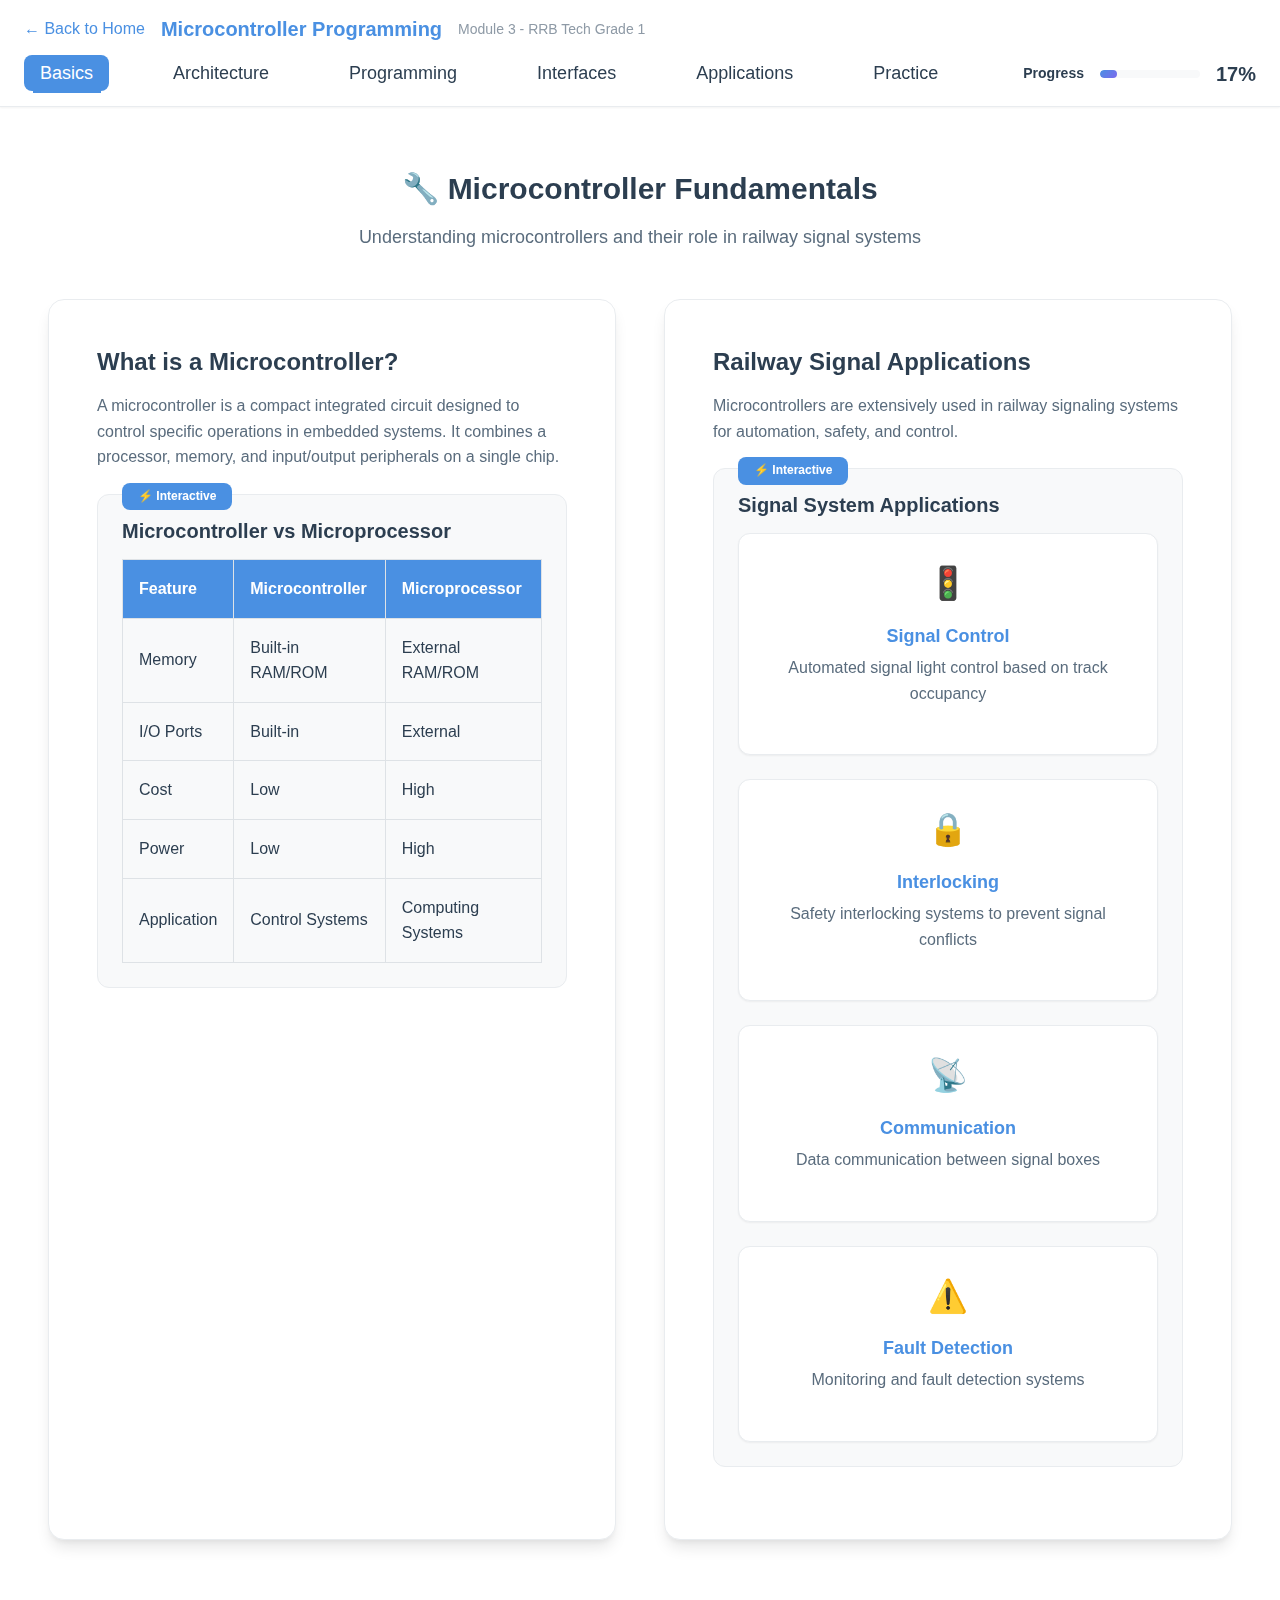
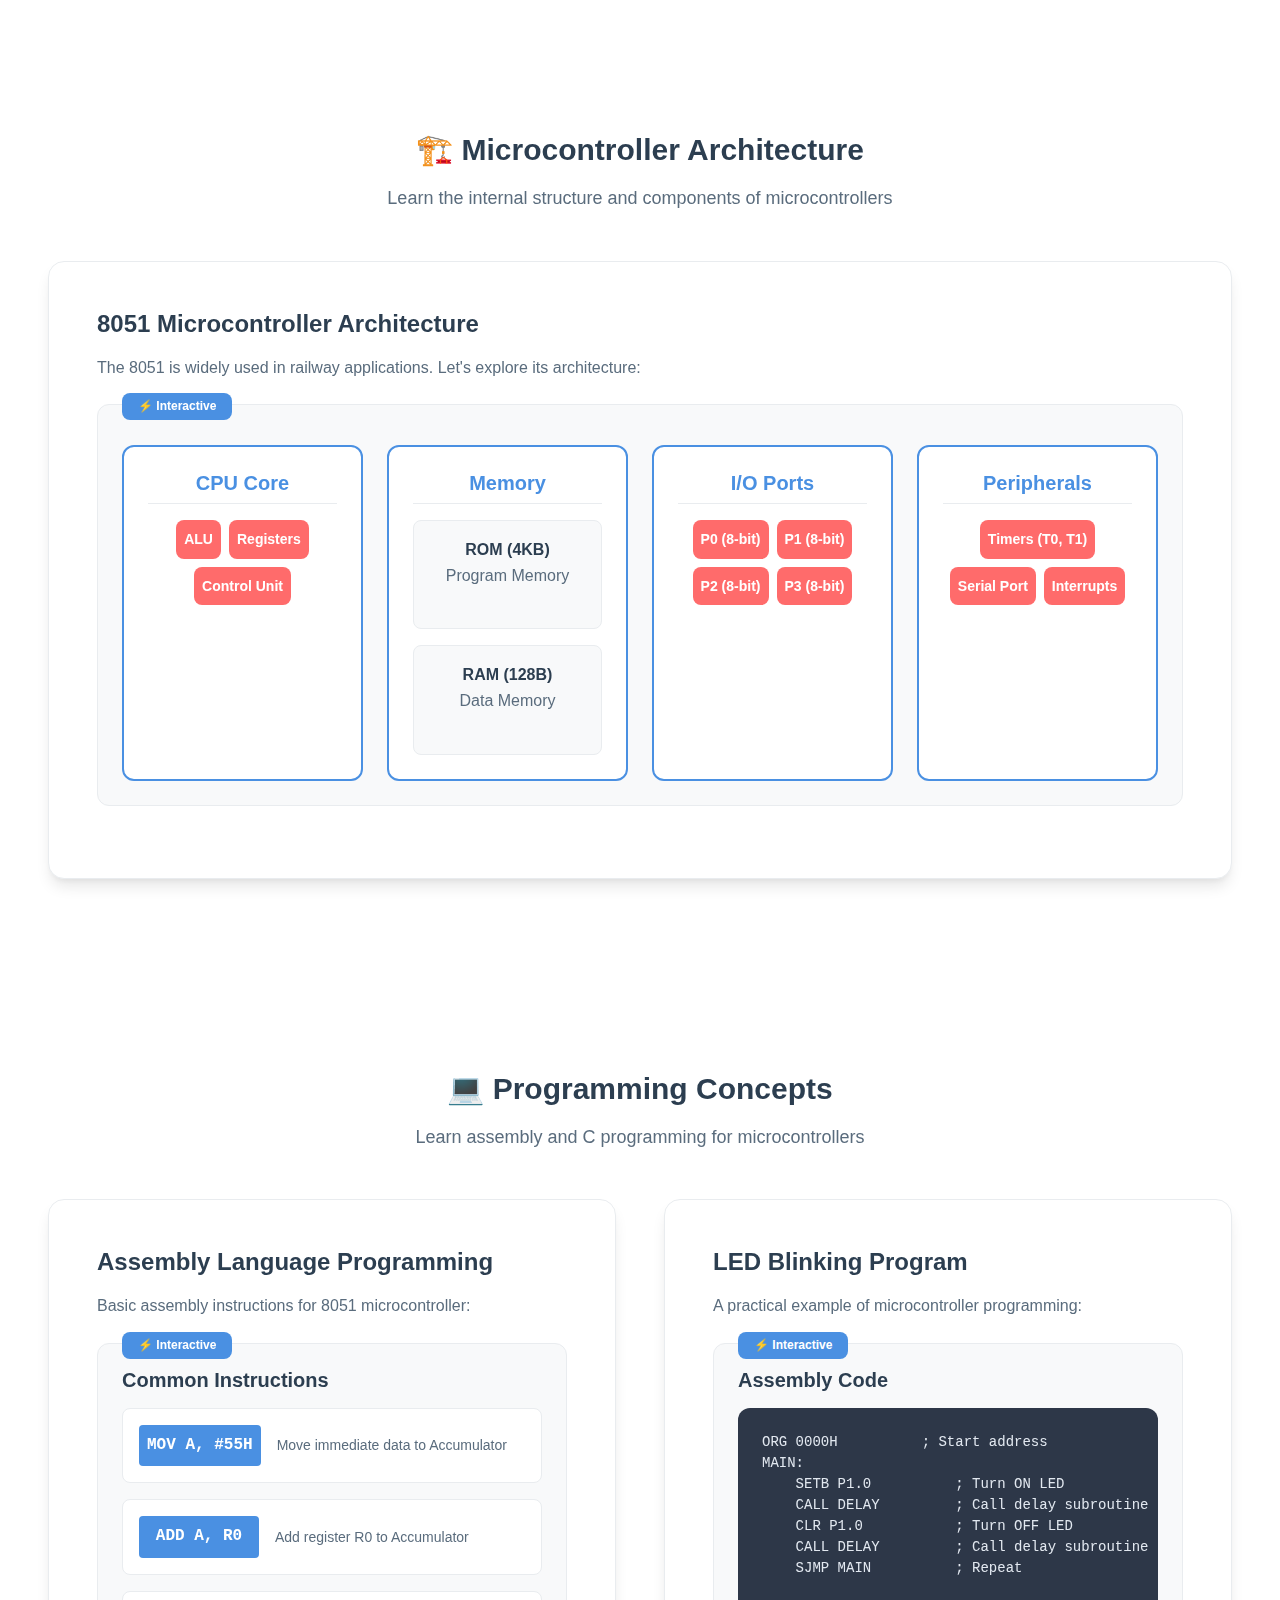
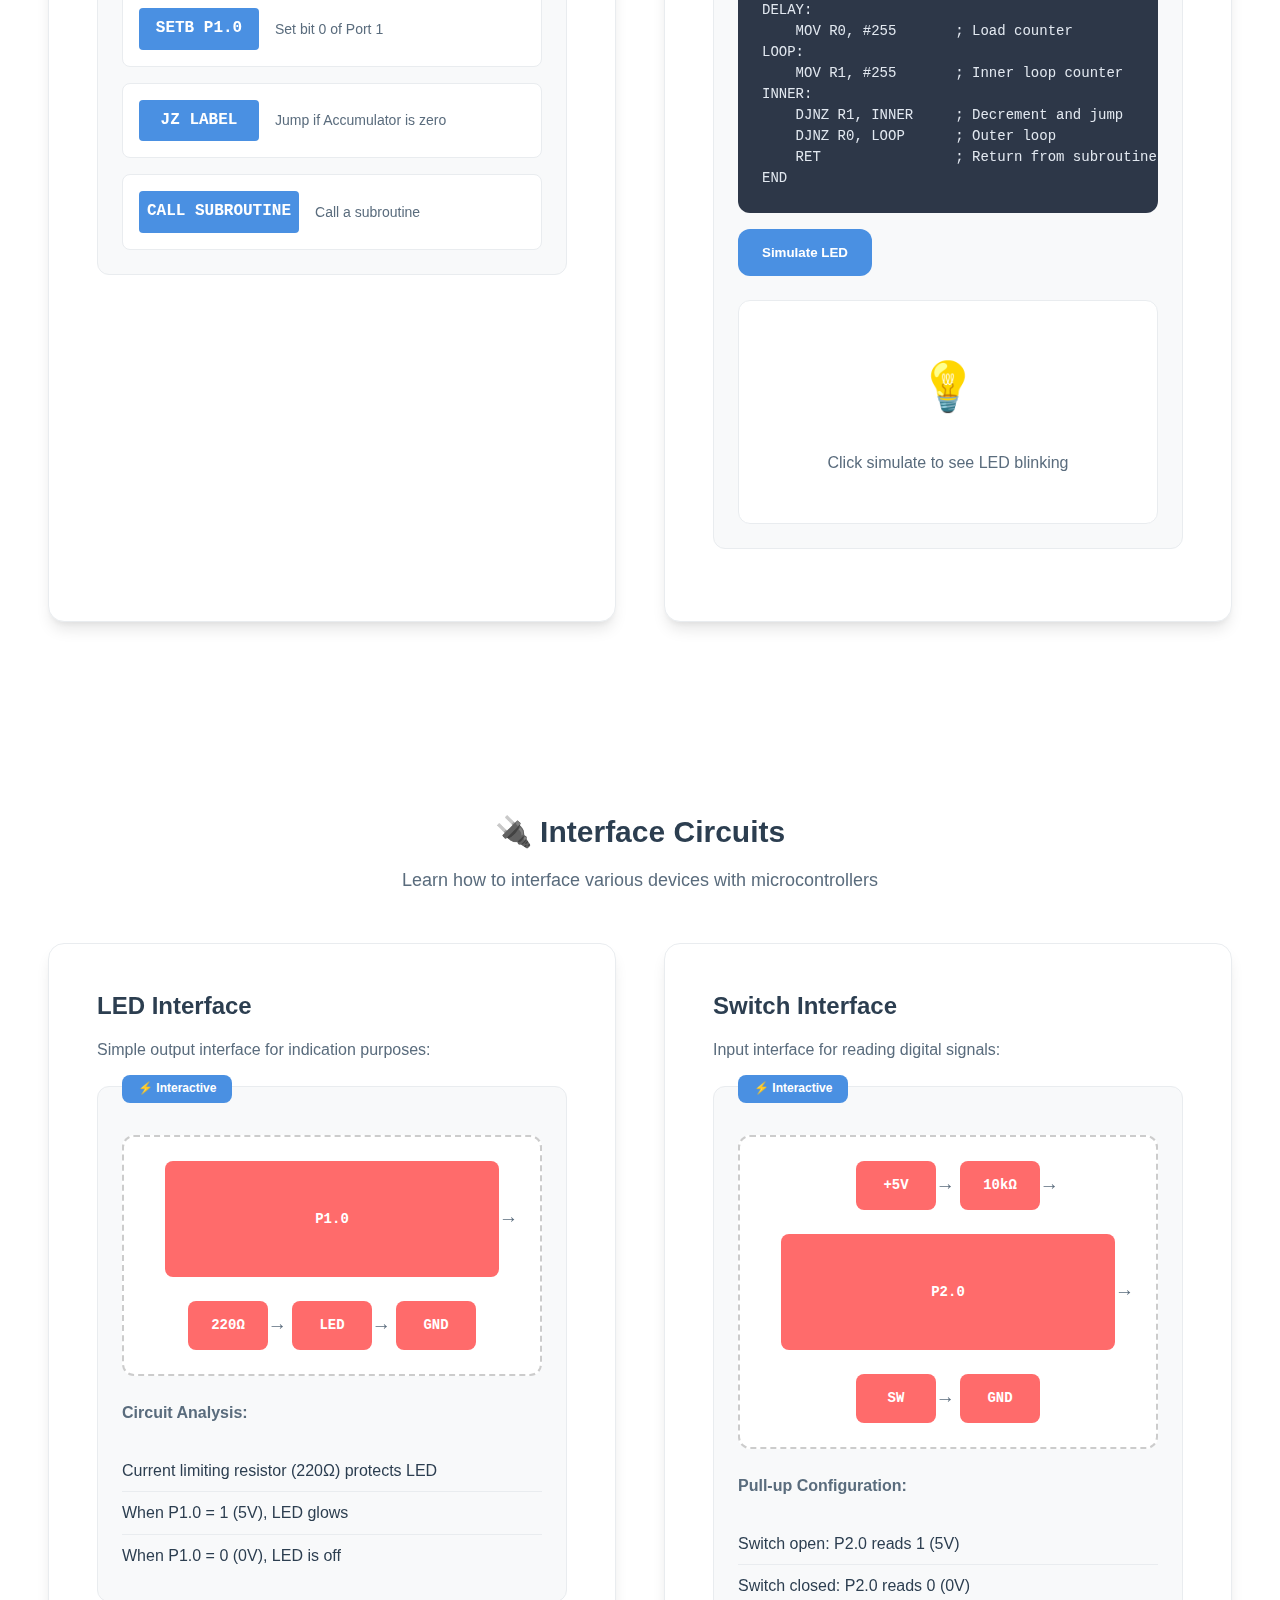
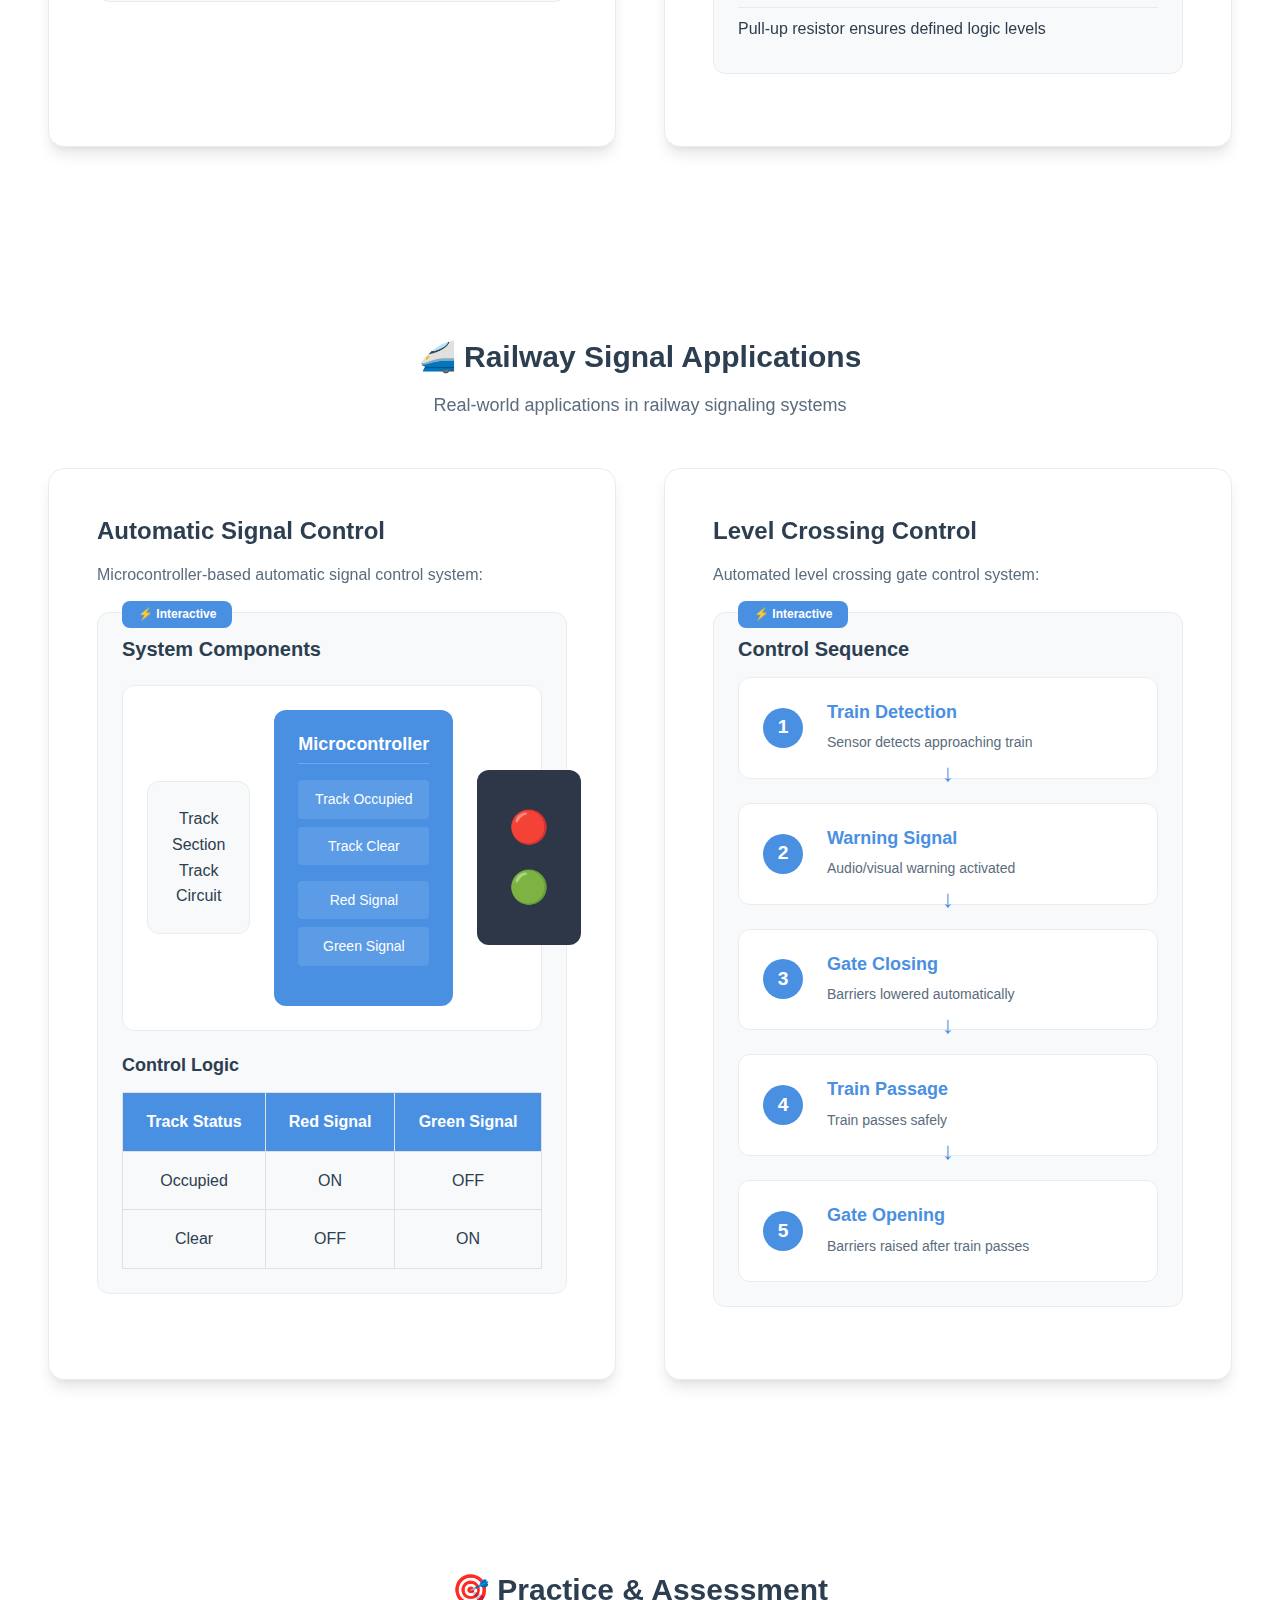
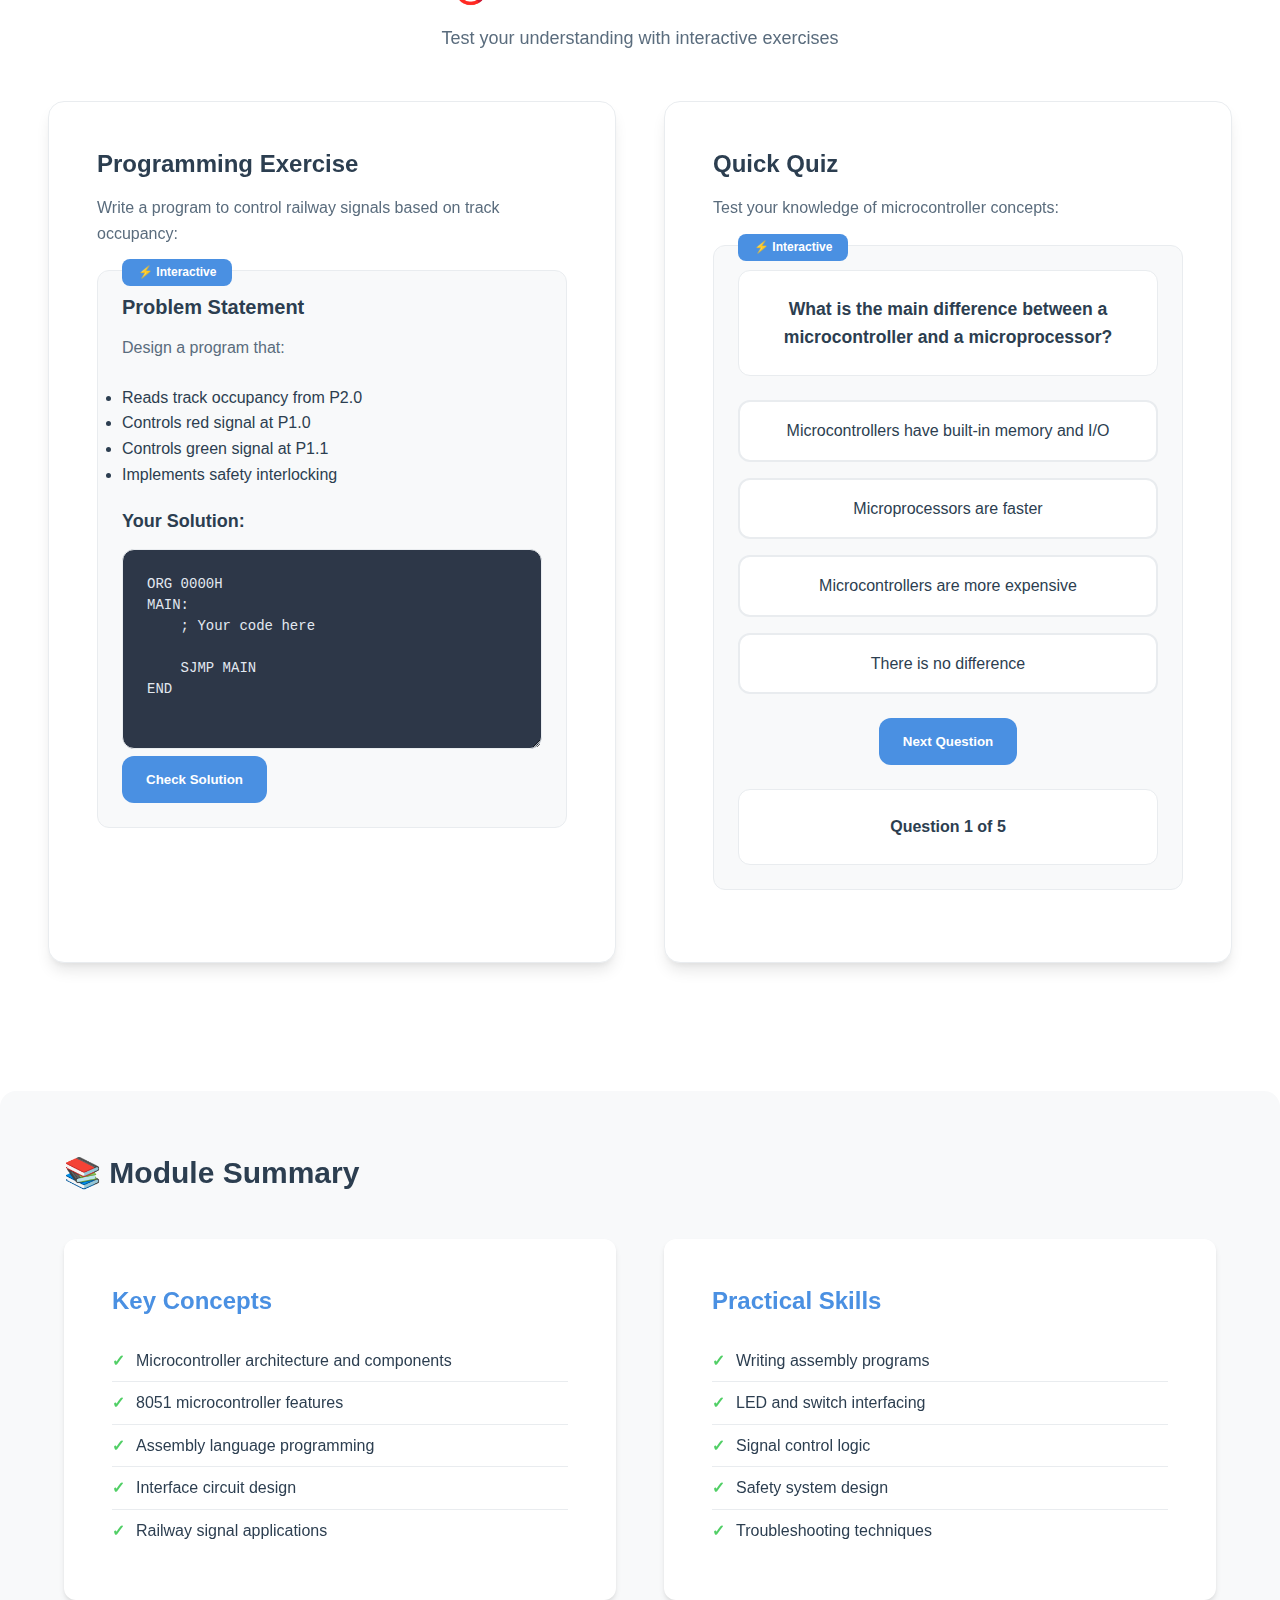
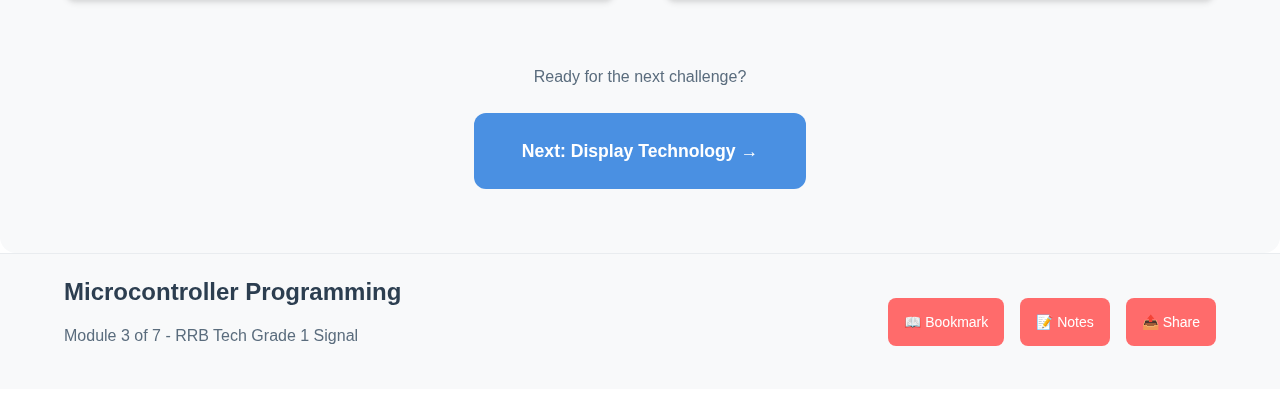
<file: modules/microcontroller/index.html>
<!DOCTYPE html>
<html lang="en">
<head>
    <meta charset="UTF-8">
    <meta name="viewport" content="width=device-width, initial-scale=1.0">
    <meta name="permissions-policy" content="camera=(), microphone=(), geolocation=()">
    <title>Module 3: Microcontroller Programming - RRB Electronics</title>
    <link rel="stylesheet" href="../../assets/css/main.css">
    <link rel="stylesheet" href="../../assets/css/components.css">
    <link rel="stylesheet" href="../../assets/css/responsive.css">
    <link rel="stylesheet" href="microcontroller.css">
</head>
<body>
    <div class="app-container">
        <!-- Navigation Header -->
        <header class="main-header">
            <div class="header-content">
                <div class="logo-section">
                    <a href="../../index.html" class="back-link">← Back to Home</a>
                    <h1>Microcontroller Programming</h1>
                    <p class="subtitle">Module 3 - RRB Tech Grade 1</p>
                </div>
                <nav class="module-nav">
                    <ul class="nav-links">
                        <li><a href="#basics" class="nav-link active">Basics</a></li>
                        <li><a href="#architecture" class="nav-link">Architecture</a></li>
                        <li><a href="#programming" class="nav-link">Programming</a></li>
                        <li><a href="#interfaces" class="nav-link">Interfaces</a></li>
                        <li><a href="#applications" class="nav-link">Applications</a></li>
                        <li><a href="#practice" class="nav-link">Practice</a></li>
                    </ul>
                </nav>
                <div class="module-progress-header">
                    <span class="progress-label">Progress</span>
                    <div class="progress-bar">
                        <div class="progress-fill" id="module-progress" style="width: 0%"></div>
                    </div>
                    <span class="progress-text" id="progress-text">0%</span>
                </div>
            </div>
        </header>

        <!-- Module Content -->
        <main class="module-content">
            <!-- Basics Section -->
            <section id="basics" class="module-section">
                <div class="section-header">
                    <h2>🔧 Microcontroller Fundamentals</h2>
                    <p>Understanding microcontrollers and their role in railway signal systems</p>
                </div>

                <div class="content-grid">
                    <div class="content-card">
                        <h3>What is a Microcontroller?</h3>
                        <p>A microcontroller is a compact integrated circuit designed to control specific operations in embedded systems. It combines a processor, memory, and input/output peripherals on a single chip.</p>
                        
                        <div class="interactive-demo">
                            <h4>Microcontroller vs Microprocessor</h4>
                            <div class="comparison-table">
                                <table>
                                    <thead>
                                        <tr>
                                            <th>Feature</th>
                                            <th>Microcontroller</th>
                                            <th>Microprocessor</th>
                                        </tr>
                                    </thead>
                                    <tbody>
                                        <tr>
                                            <td>Memory</td>
                                            <td>Built-in RAM/ROM</td>
                                            <td>External RAM/ROM</td>
                                        </tr>
                                        <tr>
                                            <td>I/O Ports</td>
                                            <td>Built-in</td>
                                            <td>External</td>
                                        </tr>
                                        <tr>
                                            <td>Cost</td>
                                            <td>Low</td>
                                            <td>High</td>
                                        </tr>
                                        <tr>
                                            <td>Power</td>
                                            <td>Low</td>
                                            <td>High</td>
                                        </tr>
                                        <tr>
                                            <td>Application</td>
                                            <td>Control Systems</td>
                                            <td>Computing Systems</td>
                                        </tr>
                                    </tbody>
                                </table>
                            </div>
                        </div>
                    </div>

                    <div class="content-card">
                        <h3>Railway Signal Applications</h3>
                        <p>Microcontrollers are extensively used in railway signaling systems for automation, safety, and control.</p>
                        
                        <div class="interactive-demo">
                            <h4>Signal System Applications</h4>
                            <div class="applications-grid">
                                <div class="app-item">
                                    <div class="app-icon">🚦</div>
                                    <h5>Signal Control</h5>
                                    <p>Automated signal light control based on track occupancy</p>
                                </div>
                                <div class="app-item">
                                    <div class="app-icon">🔒</div>
                                    <h5>Interlocking</h5>
                                    <p>Safety interlocking systems to prevent signal conflicts</p>
                                </div>
                                <div class="app-item">
                                    <div class="app-icon">📡</div>
                                    <h5>Communication</h5>
                                    <p>Data communication between signal boxes</p>
                                </div>
                                <div class="app-item">
                                    <div class="app-icon">⚠️</div>
                                    <h5>Fault Detection</h5>
                                    <p>Monitoring and fault detection systems</p>
                                </div>
                            </div>
                        </div>
                    </div>
                </div>
            </section>

            <!-- Architecture Section -->
            <section id="architecture" class="module-section">
                <div class="section-header">
                    <h2>🏗️ Microcontroller Architecture</h2>
                    <p>Learn the internal structure and components of microcontrollers</p>
                </div>

                <div class="content-grid">
                    <div class="content-card full-width">
                        <h3>8051 Microcontroller Architecture</h3>
                        <p>The 8051 is widely used in railway applications. Let's explore its architecture:</p>
                        
                        <div class="interactive-demo">
                            <div class="architecture-diagram">
                                <div class="cpu-block">
                                    <h4>CPU Core</h4>
                                    <div class="cpu-components">
                                        <div class="component">ALU</div>
                                        <div class="component">Registers</div>
                                        <div class="component">Control Unit</div>
                                    </div>
                                </div>
                                <div class="memory-block">
                                    <h4>Memory</h4>
                                    <div class="memory-types">
                                        <div class="memory-item">
                                            <strong>ROM (4KB)</strong>
                                            <p>Program Memory</p>
                                        </div>
                                        <div class="memory-item">
                                            <strong>RAM (128B)</strong>
                                            <p>Data Memory</p>
                                        </div>
                                    </div>
                                </div>
                                <div class="io-block">
                                    <h4>I/O Ports</h4>
                                    <div class="ports-grid">
                                        <div class="port">P0 (8-bit)</div>
                                        <div class="port">P1 (8-bit)</div>
                                        <div class="port">P2 (8-bit)</div>
                                        <div class="port">P3 (8-bit)</div>
                                    </div>
                                </div>
                                <div class="peripherals-block">
                                    <h4>Peripherals</h4>
                                    <div class="peripheral-list">
                                        <div class="peripheral">Timers (T0, T1)</div>
                                        <div class="peripheral">Serial Port</div>
                                        <div class="peripheral">Interrupts</div>
                                    </div>
                                </div>
                            </div>
                        </div>
                    </div>
                </div>
            </section>

            <!-- Programming Section -->
            <section id="programming" class="module-section">
                <div class="section-header">
                    <h2>💻 Programming Concepts</h2>
                    <p>Learn assembly and C programming for microcontrollers</p>
                </div>

                <div class="content-grid">
                    <div class="content-card">
                        <h3>Assembly Language Programming</h3>
                        <p>Basic assembly instructions for 8051 microcontroller:</p>
                        
                        <div class="interactive-demo">
                            <h4>Common Instructions</h4>
                            <div class="instruction-list">
                                <div class="instruction">
                                    <code>MOV A, #55H</code>
                                    <span>Move immediate data to Accumulator</span>
                                </div>
                                <div class="instruction">
                                    <code>ADD A, R0</code>
                                    <span>Add register R0 to Accumulator</span>
                                </div>
                                <div class="instruction">
                                    <code>SETB P1.0</code>
                                    <span>Set bit 0 of Port 1</span>
                                </div>
                                <div class="instruction">
                                    <code>JZ LABEL</code>
                                    <span>Jump if Accumulator is zero</span>
                                </div>
                                <div class="instruction">
                                    <code>CALL SUBROUTINE</code>
                                    <span>Call a subroutine</span>
                                </div>
                            </div>
                        </div>
                    </div>

                    <div class="content-card">
                        <h3>LED Blinking Program</h3>
                        <p>A practical example of microcontroller programming:</p>
                        
                        <div class="interactive-demo">
                            <h4>Assembly Code</h4>
                            <div class="code-block">
                                <pre><code>ORG 0000H          ; Start address
MAIN:
    SETB P1.0          ; Turn ON LED
    CALL DELAY         ; Call delay subroutine
    CLR P1.0           ; Turn OFF LED
    CALL DELAY         ; Call delay subroutine
    SJMP MAIN          ; Repeat

DELAY:
    MOV R0, #255       ; Load counter
LOOP:
    MOV R1, #255       ; Inner loop counter
INNER:
    DJNZ R1, INNER     ; Decrement and jump
    DJNZ R0, LOOP      ; Outer loop
    RET                ; Return from subroutine
END</code></pre>
                            </div>
                            <button class="simulate-btn" onclick="simulateLED()">Simulate LED</button>
                            <div class="led-simulation" id="led-sim">
                                <div class="led-display" id="led-display">💡</div>
                                <p>Click simulate to see LED blinking</p>
                            </div>
                        </div>
                    </div>
                </div>
            </section>

            <!-- Interfaces Section -->
            <section id="interfaces" class="module-section">
                <div class="section-header">
                    <h2>🔌 Interface Circuits</h2>
                    <p>Learn how to interface various devices with microcontrollers</p>
                </div>

                <div class="content-grid">
                    <div class="content-card">
                        <h3>LED Interface</h3>
                        <p>Simple output interface for indication purposes:</p>
                        
                        <div class="interactive-demo">
                            <div class="circuit-diagram">
                                <div class="component microcontroller">
                                    <div class="pin">P1.0</div>
                                </div>
                                <div class="component resistor">220Ω</div>
                                <div class="component led">LED</div>
                                <div class="component ground">GND</div>
                            </div>
                            <div class="circuit-explanation">
                                <p><strong>Circuit Analysis:</strong></p>
                                <ul>
                                    <li>Current limiting resistor (220Ω) protects LED</li>
                                    <li>When P1.0 = 1 (5V), LED glows</li>
                                    <li>When P1.0 = 0 (0V), LED is off</li>
                                </ul>
                            </div>
                        </div>
                    </div>

                    <div class="content-card">
                        <h3>Switch Interface</h3>
                        <p>Input interface for reading digital signals:</p>
                        
                        <div class="interactive-demo">
                            <div class="circuit-diagram">
                                <div class="component vcc">+5V</div>
                                <div class="component resistor">10kΩ</div>
                                <div class="component microcontroller">
                                    <div class="pin">P2.0</div>
                                </div>
                                <div class="component switch">SW</div>
                                <div class="component ground">GND</div>
                            </div>
                            <div class="circuit-explanation">
                                <p><strong>Pull-up Configuration:</strong></p>
                                <ul>
                                    <li>Switch open: P2.0 reads 1 (5V)</li>
                                    <li>Switch closed: P2.0 reads 0 (0V)</li>
                                    <li>Pull-up resistor ensures defined logic levels</li>
                                </ul>
                            </div>
                        </div>
                    </div>
                </div>
            </section>

            <!-- Applications Section -->
            <section id="applications" class="module-section">
                <div class="section-header">
                    <h2>🚄 Railway Signal Applications</h2>
                    <p>Real-world applications in railway signaling systems</p>
                </div>

                <div class="content-grid">
                    <div class="content-card">
                        <h3>Automatic Signal Control</h3>
                        <p>Microcontroller-based automatic signal control system:</p>
                        
                        <div class="interactive-demo">
                            <h4>System Components</h4>
                            <div class="system-diagram">
                                <div class="track-section">
                                    <div class="track">Track Section</div>
                                    <div class="sensor">Track Circuit</div>
                                </div>
                                <div class="controller">
                                    <h5>Microcontroller</h5>
                                    <div class="inputs">
                                        <div class="input">Track Occupied</div>
                                        <div class="input">Track Clear</div>
                                    </div>
                                    <div class="outputs">
                                        <div class="output">Red Signal</div>
                                        <div class="output">Green Signal</div>
                                    </div>
                                </div>
                                <div class="signal-lights">
                                    <div class="signal red">🔴</div>
                                    <div class="signal green">🟢</div>
                                </div>
                            </div>
                            
                            <div class="logic-table">
                                <h5>Control Logic</h5>
                                <table>
                                    <thead>
                                        <tr>
                                            <th>Track Status</th>
                                            <th>Red Signal</th>
                                            <th>Green Signal</th>
                                        </tr>
                                    </thead>
                                    <tbody>
                                        <tr>
                                            <td>Occupied</td>
                                            <td>ON</td>
                                            <td>OFF</td>
                                        </tr>
                                        <tr>
                                            <td>Clear</td>
                                            <td>OFF</td>
                                            <td>ON</td>
                                        </tr>
                                    </tbody>
                                </table>
                            </div>
                        </div>
                    </div>

                    <div class="content-card">
                        <h3>Level Crossing Control</h3>
                        <p>Automated level crossing gate control system:</p>
                        
                        <div class="interactive-demo">
                            <h4>Control Sequence</h4>
                            <div class="sequence-steps">
                                <div class="step">
                                    <div class="step-number">1</div>
                                    <div class="step-content">
                                        <h5>Train Detection</h5>
                                        <p>Sensor detects approaching train</p>
                                    </div>
                                </div>
                                <div class="step">
                                    <div class="step-number">2</div>
                                    <div class="step-content">
                                        <h5>Warning Signal</h5>
                                        <p>Audio/visual warning activated</p>
                                    </div>
                                </div>
                                <div class="step">
                                    <div class="step-number">3</div>
                                    <div class="step-content">
                                        <h5>Gate Closing</h5>
                                        <p>Barriers lowered automatically</p>
                                    </div>
                                </div>
                                <div class="step">
                                    <div class="step-number">4</div>
                                    <div class="step-content">
                                        <h5>Train Passage</h5>
                                        <p>Train passes safely</p>
                                    </div>
                                </div>
                                <div class="step">
                                    <div class="step-number">5</div>
                                    <div class="step-content">
                                        <h5>Gate Opening</h5>
                                        <p>Barriers raised after train passes</p>
                                    </div>
                                </div>
                            </div>
                        </div>
                    </div>
                </div>
            </section>

            <!-- Practice Section -->
            <section id="practice" class="module-section">
                <div class="section-header">
                    <h2>🎯 Practice & Assessment</h2>
                    <p>Test your understanding with interactive exercises</p>
                </div>

                <div class="content-grid">
                    <div class="content-card">
                        <h3>Programming Exercise</h3>
                        <p>Write a program to control railway signals based on track occupancy:</p>
                        
                        <div class="interactive-demo">
                            <div class="exercise-problem">
                                <h4>Problem Statement</h4>
                                <p>Design a program that:</p>
                                <ul>
                                    <li>Reads track occupancy from P2.0</li>
                                    <li>Controls red signal at P1.0</li>
                                    <li>Controls green signal at P1.1</li>
                                    <li>Implements safety interlocking</li>
                                </ul>
                            </div>
                            
                            <div class="code-editor">
                                <h5>Your Solution:</h5>
                                <textarea id="code-input" placeholder="Write your assembly code here...">ORG 0000H
MAIN:
    ; Your code here
    
    SJMP MAIN
END</textarea>
                                <button class="check-btn" onclick="checkCode()">Check Solution</button>
                                <div class="feedback" id="code-feedback"></div>
                            </div>
                        </div>
                    </div>

                    <div class="content-card">
                        <h3>Quick Quiz</h3>
                        <p>Test your knowledge of microcontroller concepts:</p>
                        
                        <div class="interactive-demo">
                            <div class="quiz-container" id="quiz-container">
                                <div class="question" id="current-question">
                                    Loading quiz...
                                </div>
                                <div class="options" id="quiz-options">
                                </div>
                                <button class="quiz-btn" id="quiz-btn" onclick="nextQuestion()">Start Quiz</button>
                                <div class="quiz-score" id="quiz-score"></div>
                            </div>
                        </div>
                    </div>
                </div>
            </section>

            <!-- Module Summary -->
            <section class="module-summary">
                <h2>📚 Module Summary</h2>
                <div class="summary-grid">
                    <div class="summary-item">
                        <h3>Key Concepts</h3>
                        <ul>
                            <li>Microcontroller architecture and components</li>
                            <li>8051 microcontroller features</li>
                            <li>Assembly language programming</li>
                            <li>Interface circuit design</li>
                            <li>Railway signal applications</li>
                        </ul>
                    </div>
                    <div class="summary-item">
                        <h3>Practical Skills</h3>
                        <ul>
                            <li>Writing assembly programs</li>
                            <li>LED and switch interfacing</li>
                            <li>Signal control logic</li>
                            <li>Safety system design</li>
                            <li>Troubleshooting techniques</li>
                        </ul>
                    </div>
                </div>
                
                <div class="next-module">
                    <p>Ready for the next challenge?</p>
                    <a href="../display-tech/" class="next-btn">Next: Display Technology →</a>
                </div>
            </section>
        </main>

        <!-- Module Navigation Footer -->
        <footer class="module-footer">
            <div class="footer-content">
                <div class="module-info">
                    <h3>Microcontroller Programming</h3>
                    <p>Module 3 of 7 - RRB Tech Grade 1 Signal</p>
                </div>
                <div class="module-actions">
                    <button class="bookmark-btn" onclick="toggleBookmark()">📖 Bookmark</button>
                    <button class="notes-btn" onclick="openNotes()">📝 Notes</button>
                    <button class="share-btn" onclick="shareModule()">📤 Share</button>
                </div>
            </div>
        </footer>
    </div>

    <!-- Scripts -->
    <script src="../../assets/js/app.js"></script>
    <script src="microcontroller.js"></script>
</body>
</html>
</file>
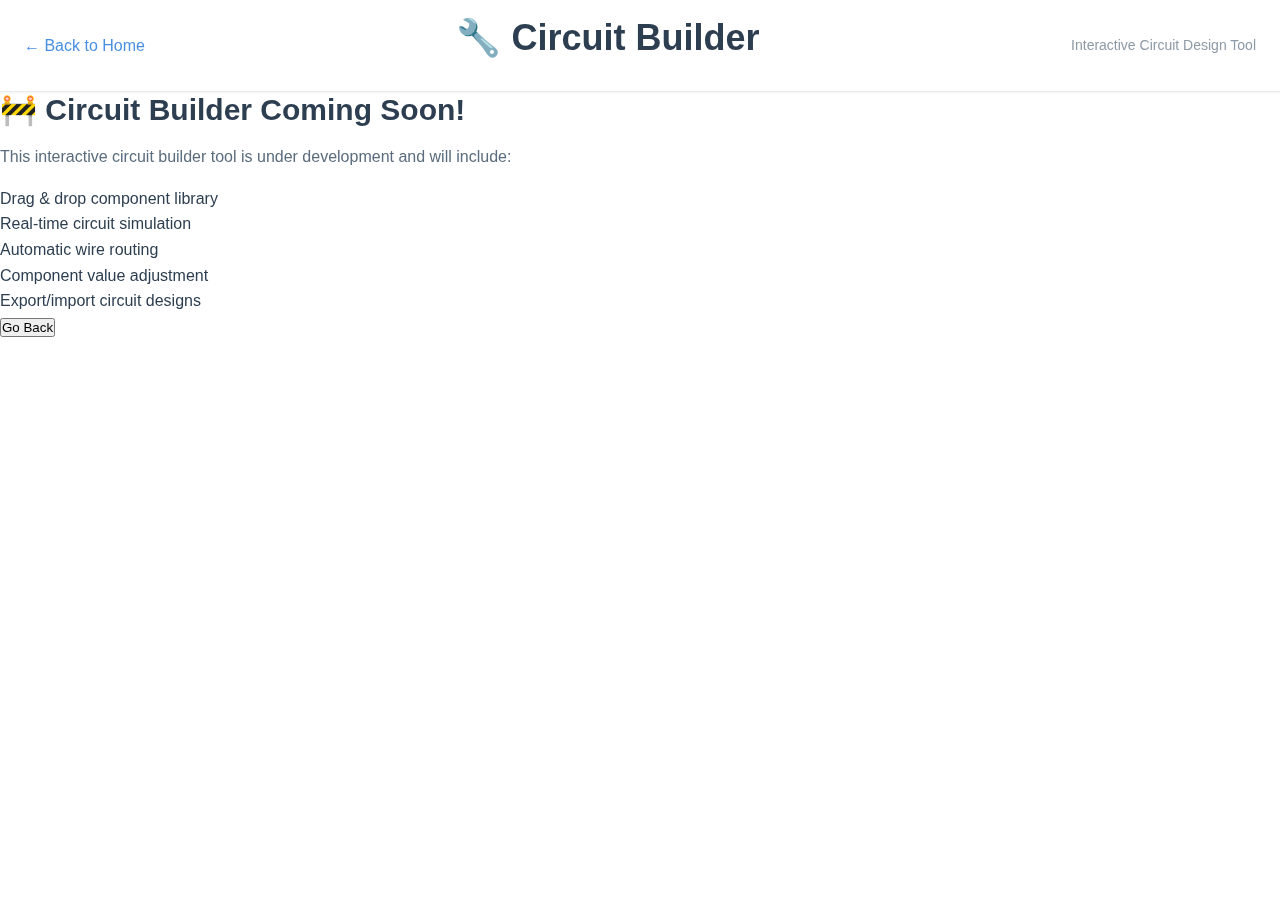
<file: tools/circuit-builder/index.html>
<!DOCTYPE html>
<html lang="en">
<head>
    <meta charset="UTF-8">
    <meta name="viewport" content="width=device-width, initial-scale=1.0">
    <title>Circuit Builder - RRB Electronics</title>
    <link rel="stylesheet" href="../../assets/css/main.css">
    <link rel="stylesheet" href="../../assets/css/components.css">
    <link rel="stylesheet" href="../../assets/css/responsive.css">
</head>
<body>
    <div class="app-container">
        <header class="main-header">
            <div class="header-content">
                <a href="../../index.html" class="back-link">← Back to Home</a>
                <h1>🔧 Circuit Builder</h1>
                <p class="subtitle">Interactive Circuit Design Tool</p>
            </div>
        </header>
        
        <main class="tool-content">
            <div class="coming-soon">
                <h2>🚧 Circuit Builder Coming Soon!</h2>
                <p>This interactive circuit builder tool is under development and will include:</p>
                <ul>
                    <li>Drag & drop component library</li>
                    <li>Real-time circuit simulation</li>
                    <li>Automatic wire routing</li>
                    <li>Component value adjustment</li>
                    <li>Export/import circuit designs</li>
                </ul>
                <button onclick="history.back()" class="btn-primary">Go Back</button>
            </div>
        </main>
    </div>
</body>
</html>
</file>
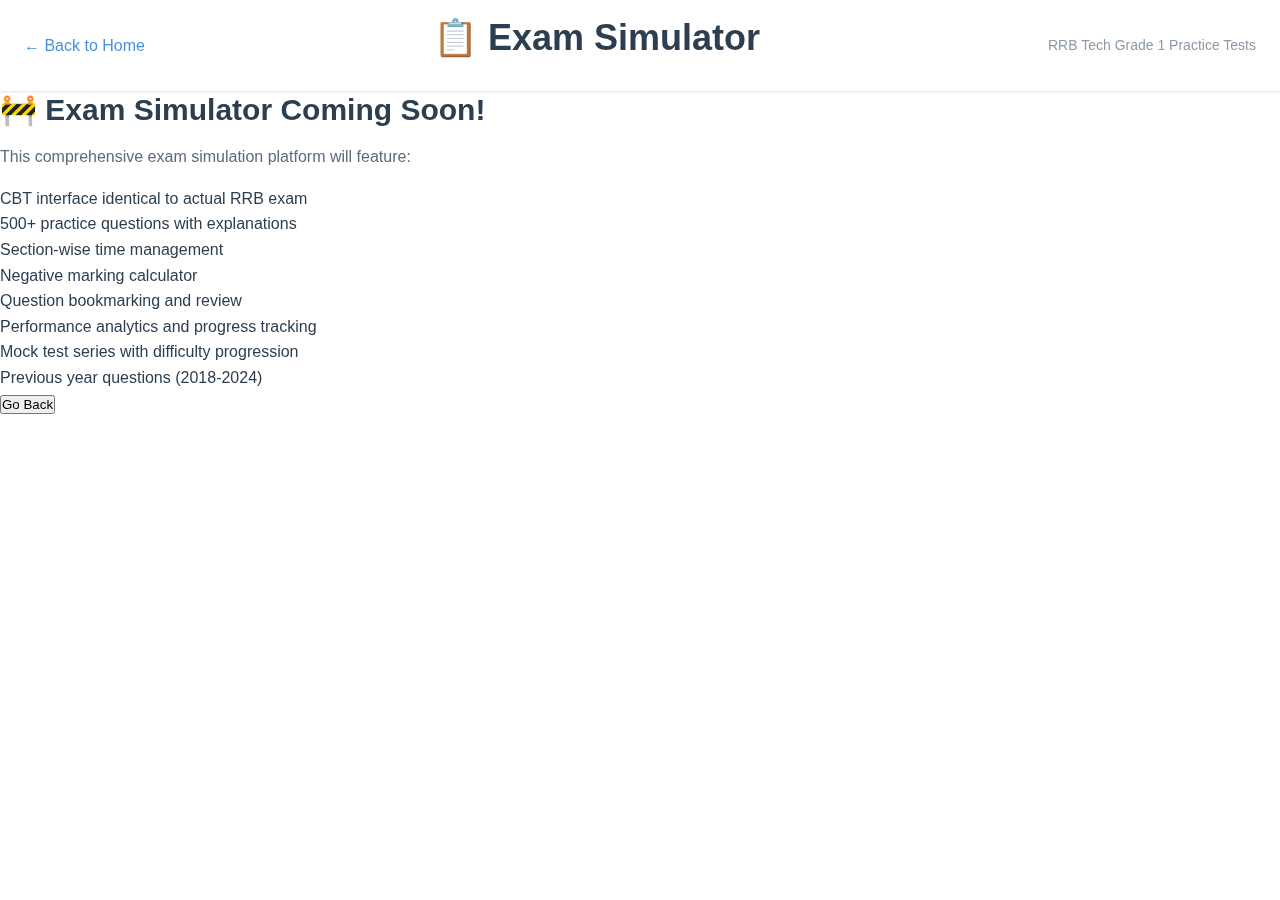
<file: tools/exam-simulator/index.html>
<!DOCTYPE html>
<html lang="en">
<head>
    <meta charset="UTF-8">
    <meta name="viewport" content="width=device-width, initial-scale=1.0">
    <title>Exam Simulator - RRB Electronics</title>
    <link rel="stylesheet" href="../../assets/css/main.css">
    <link rel="stylesheet" href="../../assets/css/components.css">
    <link rel="stylesheet" href="../../assets/css/responsive.css">
</head>
<body>
    <div class="app-container">
        <header class="main-header">
            <div class="header-content">
                <a href="../../index.html" class="back-link">← Back to Home</a>
                <h1>📋 Exam Simulator</h1>
                <p class="subtitle">RRB Tech Grade 1 Practice Tests</p>
            </div>
        </header>
        
        <main class="tool-content">
            <div class="coming-soon">
                <h2>🚧 Exam Simulator Coming Soon!</h2>
                <p>This comprehensive exam simulation platform will feature:</p>
                <ul>
                    <li>CBT interface identical to actual RRB exam</li>
                    <li>500+ practice questions with explanations</li>
                    <li>Section-wise time management</li>
                    <li>Negative marking calculator</li>
                    <li>Question bookmarking and review</li>
                    <li>Performance analytics and progress tracking</li>
                    <li>Mock test series with difficulty progression</li>
                    <li>Previous year questions (2018-2024)</li>
                </ul>
                <button onclick="history.back()" class="btn-primary">Go Back</button>
            </div>
        </main>
    </div>
</body>
</html>
</file>
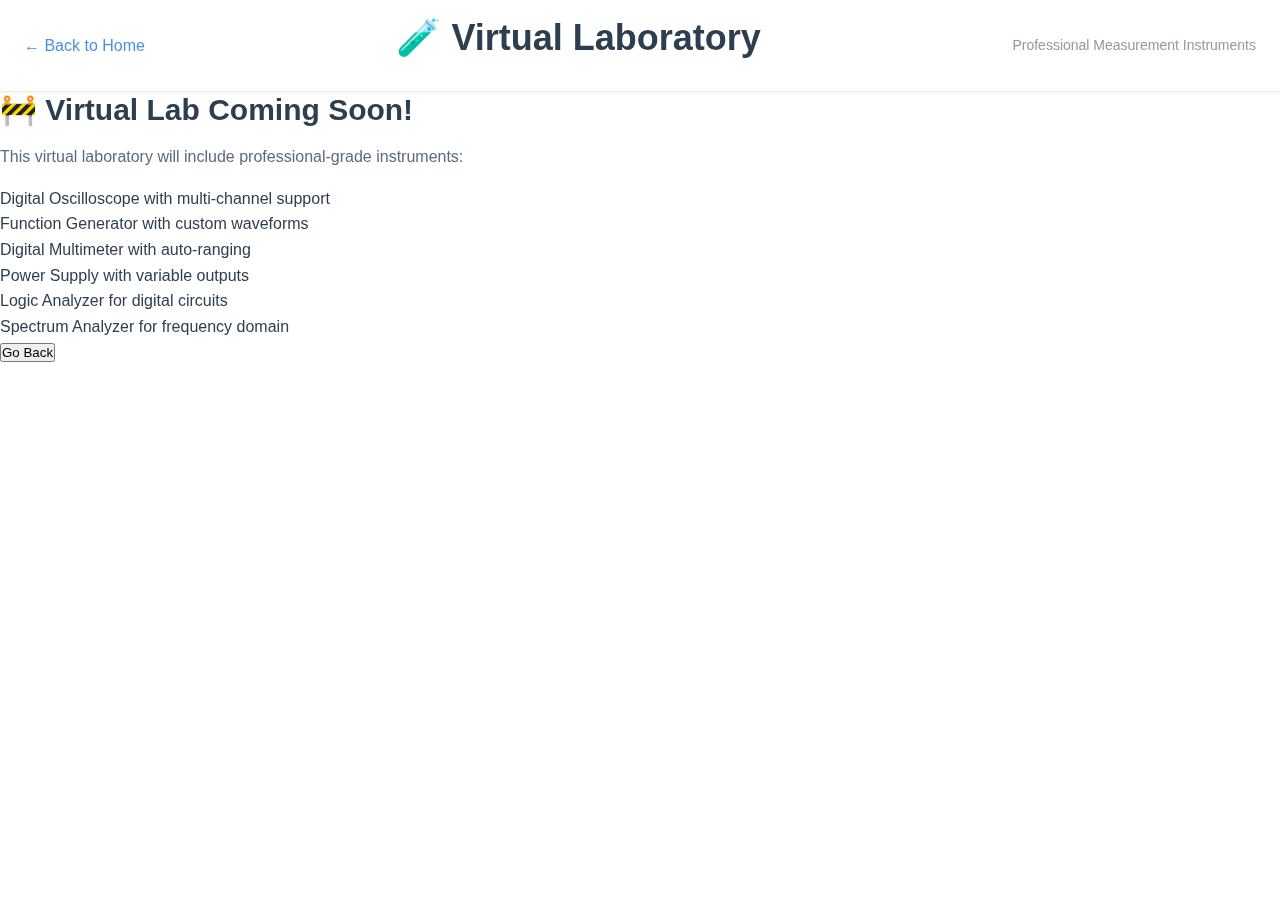
<file: tools/virtual-lab/index.html>
<!DOCTYPE html>
<html lang="en">
<head>
    <meta charset="UTF-8">
    <meta name="viewport" content="width=device-width, initial-scale=1.0">
    <title>Virtual Laboratory - RRB Electronics</title>
    <link rel="stylesheet" href="../../assets/css/main.css">
    <link rel="stylesheet" href="../../assets/css/components.css">
    <link rel="stylesheet" href="../../assets/css/responsive.css">
</head>
<body>
    <div class="app-container">
        <header class="main-header">
            <div class="header-content">
                <a href="../../index.html" class="back-link">← Back to Home</a>
                <h1>🧪 Virtual Laboratory</h1>
                <p class="subtitle">Professional Measurement Instruments</p>
            </div>
        </header>
        
        <main class="tool-content">
            <div class="coming-soon">
                <h2>🚧 Virtual Lab Coming Soon!</h2>
                <p>This virtual laboratory will include professional-grade instruments:</p>
                <ul>
                    <li>Digital Oscilloscope with multi-channel support</li>
                    <li>Function Generator with custom waveforms</li>
                    <li>Digital Multimeter with auto-ranging</li>
                    <li>Power Supply with variable outputs</li>
                    <li>Logic Analyzer for digital circuits</li>
                    <li>Spectrum Analyzer for frequency domain</li>
                </ul>
                <button onclick="history.back()" class="btn-primary">Go Back</button>
            </div>
        </main>
    </div>
</body>
</html>
</file>
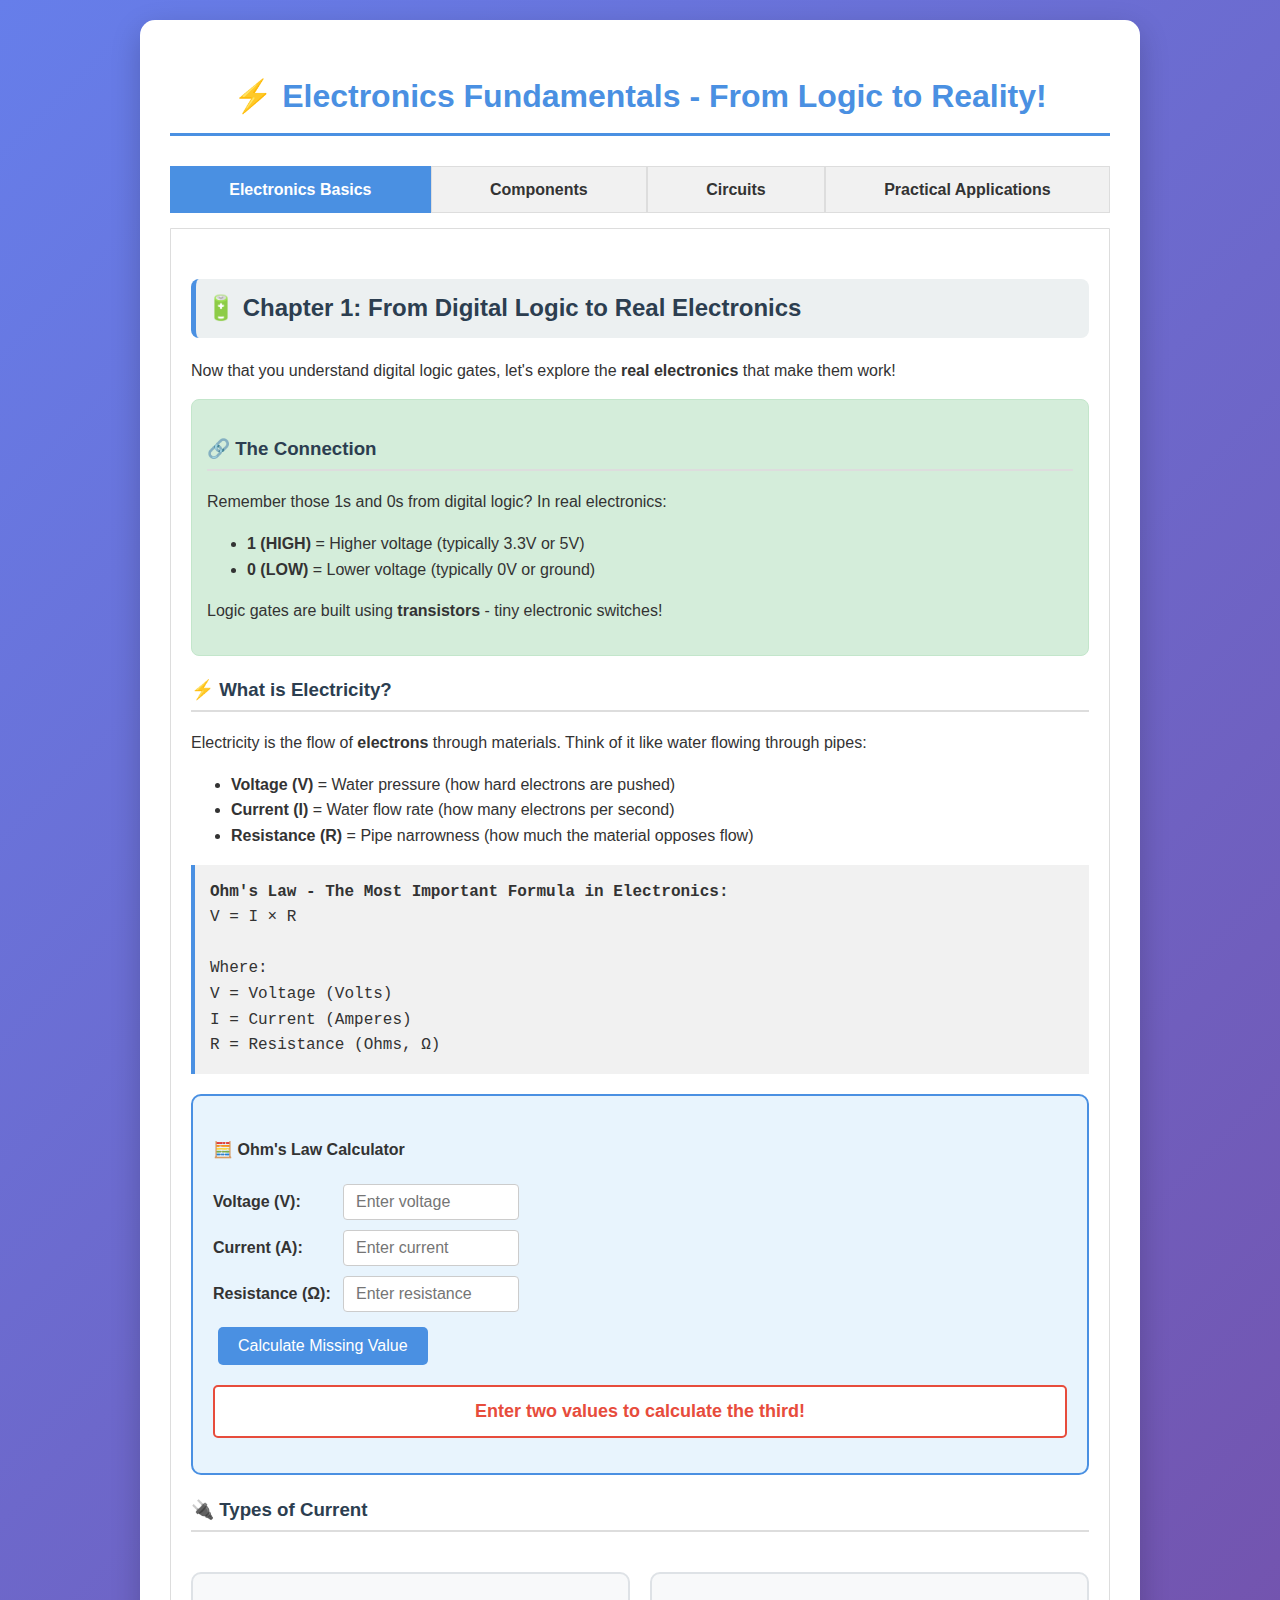
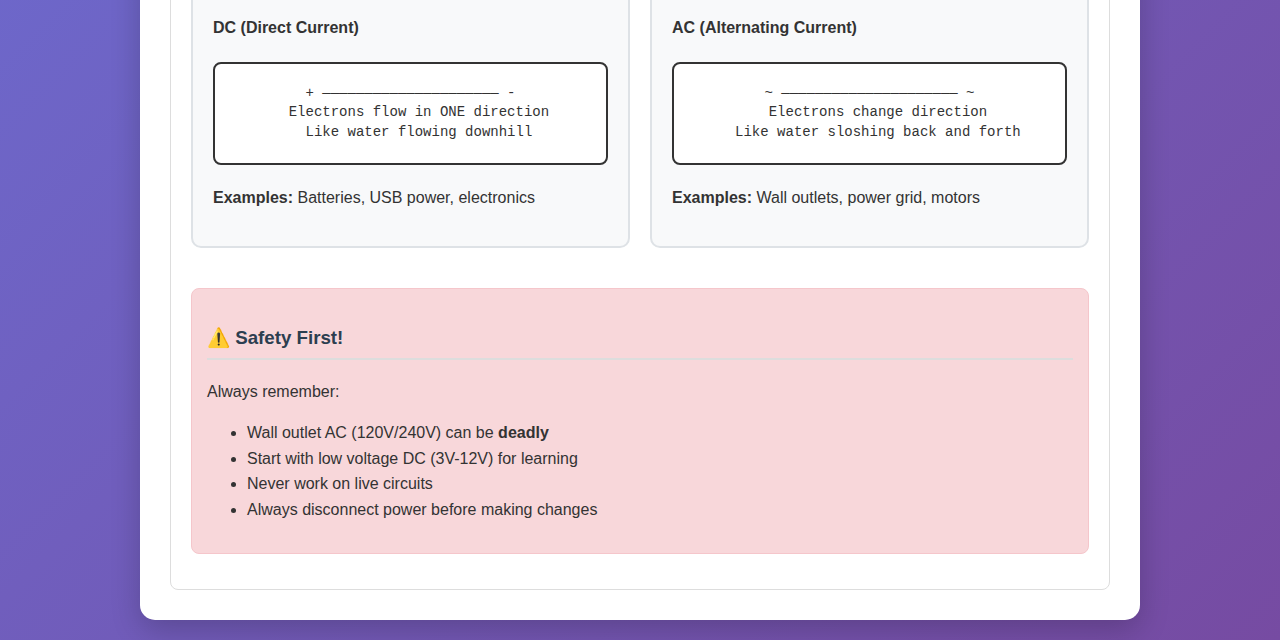
<file: Unsaved.html>
<!DOCTYPE html>
<html lang="en">
<head>
    <meta charset="UTF-8">
    <meta name="viewport" content="width=device-width, initial-scale=1.0">
    <title>Electronics Fundamentals - Building on Digital Logic</title>
    <style>
        body {
            font-family: 'Segoe UI', Arial, sans-serif;
            max-width: 1000px;
            margin: 0 auto;
            padding: 20px;
            background: linear-gradient(135deg, #667eea 0%, #764ba2 100%);
            color: #333;
            line-height: 1.6;
        }
        .container {
            background: white;
            border-radius: 15px;
            padding: 30px;
            box-shadow: 0 10px 30px rgba(0,0,0,0.2);
        }
        h1 {
            color: #4a90e2;
            text-align: center;
            border-bottom: 3px solid #4a90e2;
            padding-bottom: 10px;
            margin-bottom: 30px;
        }
        h2 {
            color: #2c3e50;
            background: #ecf0f1;
            padding: 10px;
            border-radius: 8px;
            border-left: 5px solid #4a90e2;
            margin-top: 30px;
        }
        h3 {
            color: #2c3e50;
            border-bottom: 2px solid #ddd;
            padding-bottom: 5px;
        }
        .component-demo {
            background: #f8f9fa;
            border: 2px solid #dee2e6;
            border-radius: 10px;
            padding: 20px;
            margin: 20px 0;
        }
        .component-symbol {
            display: inline-block;
            margin: 10px;
            padding: 15px;
            background: white;
            border: 2px solid #333;
            border-radius: 8px;
            text-align: center;
            font-weight: bold;
            font-size: 18px;
        }
        .interactive-demo {
            background: #e8f4fd;
            border: 2px solid #4a90e2;
            border-radius: 10px;
            padding: 20px;
            margin: 20px 0;
        }
        .input-controls {
            margin: 10px 0;
            display: flex;
            align-items: center;
            flex-wrap: wrap;
        }
        .input-controls label {
            display: inline-block;
            width: 120px;
            font-weight: bold;
            margin-right: 10px;
        }
        .input-controls input, .input-controls select {
            padding: 8px 12px;
            font-size: 16px;
            border-radius: 4px;
            border: 1px solid #ccc;
            width: 150px;
        }
        .output-display {
            font-size: 18px;
            font-weight: bold;
            color: #e74c3c;
            margin: 15px 0;
            padding: 10px;
            background: white;
            border-radius: 5px;
            border: 2px solid #e74c3c;
            text-align: center;
        }
        .formula-box {
            background: #f1f1f1;
            border-left: 4px solid #4a90e2;
            padding: 15px;
            margin: 15px 0;
            font-family: monospace;
            font-size: 16px;
        }
        .application-box {
            background: #d4edda;
            border: 1px solid #c3e6cb;
            border-radius: 8px;
            padding: 15px;
            margin: 15px 0;
        }
        .warning-box {
            background: #f8d7da;
            border: 1px solid #f5c6cb;
            border-radius: 8px;
            padding: 15px;
            margin: 15px 0;
        }
        .circuit-diagram {
            text-align: center;
            margin: 20px 0;
            padding: 20px;
            background: white;
            border: 2px solid #333;
            border-radius: 8px;
            font-family: monospace;
            font-size: 14px;
            line-height: 1.4;
        }
        .tabs {
            display: flex;
            margin-bottom: 15px;
        }
        .tab {
            padding: 10px 15px;
            background: #f1f1f1;
            border: 1px solid #ddd;
            cursor: pointer;
            flex-grow: 1;
            text-align: center;
            font-weight: bold;
        }
        .tab.active {
            background: #4a90e2;
            color: white;
            border-color: #4a90e2;
        }
        .tab-content {
            display: none;
            padding: 20px;
            border: 1px solid #ddd;
            border-radius: 0 0 8px 8px;
        }
        .tab-content.active {
            display: block;
        }
        button {
            padding: 10px 20px;
            background: #4a90e2;
            color: white;
            border: none;
            border-radius: 5px;
            cursor: pointer;
            font-size: 16px;
            transition: background 0.3s;
            margin: 5px;
        }
        button:hover {
            background: #357ab8;
        }
        .component-grid {
            display: grid;
            grid-template-columns: repeat(auto-fit, minmax(300px, 1fr));
            gap: 20px;
            margin: 20px 0;
        }
        .measurement-display {
            background: #000;
            color: #0f0;
            font-family: 'Courier New', monospace;
            font-size: 24px;
            padding: 15px;
            border-radius: 5px;
            text-align: center;
            margin: 15px 0;
            border: 3px solid #333;
        }
        
        /* Responsive adjustments */
        @media (max-width: 768px) {
            .container {
                padding: 15px;
            }
            .input-controls label {
                width: 100px;
                font-size: 14px;
            }
            .input-controls input, .input-controls select {
                width: 120px;
                font-size: 14px;
            }
            .component-grid {
                grid-template-columns: 1fr;
            }
        }
    </style>
</head>
<body>
    <div class="container">
        <h1>⚡ Electronics Fundamentals - From Logic to Reality!</h1>
        
        <div class="tabs">
            <div class="tab active" onclick="openTab('basics')">Electronics Basics</div>
            <div class="tab" onclick="openTab('components')">Components</div>
            <div class="tab" onclick="openTab('circuits')">Circuits</div>
            <div class="tab" onclick="openTab('practical')">Practical Applications</div>
        </div>
        
        <div id="basics" class="tab-content active">
            <h2>🔋 Chapter 1: From Digital Logic to Real Electronics</h2>
            <p>Now that you understand digital logic gates, let's explore the <strong>real electronics</strong> that make them work!</p>
            
            <div class="application-box">
                <h3>🔗 The Connection</h3>
                <p>Remember those 1s and 0s from digital logic? In real electronics:</p>
                <ul>
                    <li><strong>1 (HIGH)</strong> = Higher voltage (typically 3.3V or 5V)</li>
                    <li><strong>0 (LOW)</strong> = Lower voltage (typically 0V or ground)</li>
                </ul>
                <p>Logic gates are built using <strong>transistors</strong> - tiny electronic switches!</p>
            </div>
            
            <h3>⚡ What is Electricity?</h3>
            <p>Electricity is the flow of <strong>electrons</strong> through materials. Think of it like water flowing through pipes:</p>
            <ul>
                <li><strong>Voltage (V)</strong> = Water pressure (how hard electrons are pushed)</li>
                <li><strong>Current (I)</strong> = Water flow rate (how many electrons per second)</li>
                <li><strong>Resistance (R)</strong> = Pipe narrowness (how much the material opposes flow)</li>
            </ul>
            
            <div class="formula-box">
                <strong>Ohm's Law - The Most Important Formula in Electronics:</strong><br>
                V = I × R<br>
                <br>
                Where:<br>
                V = Voltage (Volts)<br>
                I = Current (Amperes)<br>
                R = Resistance (Ohms, Ω)
            </div>
            
            <div class="interactive-demo">
                <h4>🧮 Ohm's Law Calculator</h4>
                <div class="input-controls">
                    <label>Voltage (V):</label>
                    <input type="number" id="voltage" placeholder="Enter voltage" onchange="calculateOhm()">
                </div>
                <div class="input-controls">
                    <label>Current (A):</label>
                    <input type="number" id="current" placeholder="Enter current" onchange="calculateOhm()">
                </div>
                <div class="input-controls">
                    <label>Resistance (Ω):</label>
                    <input type="number" id="resistance" placeholder="Enter resistance" onchange="calculateOhm()">
                </div>
                <button onclick="calculateOhm()">Calculate Missing Value</button>
                <div class="output-display" id="ohm-result">Enter two values to calculate the third!</div>
            </div>
            
            <h3>🔌 Types of Current</h3>
            <div class="component-grid">
                <div class="component-demo">
                    <h4>DC (Direct Current)</h4>
                    <div class="circuit-diagram">
                        + ————————————————————— -<br>
                        &nbsp;&nbsp;Electrons flow in ONE direction<br>
                        &nbsp;&nbsp;Like water flowing downhill
                    </div>
                    <p><strong>Examples:</strong> Batteries, USB power, electronics</p>
                </div>
                
                <div class="component-demo">
                    <h4>AC (Alternating Current)</h4>
                    <div class="circuit-diagram">
                        ~ ————————————————————— ~<br>
                        &nbsp;&nbsp;Electrons change direction<br>
                        &nbsp;&nbsp;Like water sloshing back and forth
                    </div>
                    <p><strong>Examples:</strong> Wall outlets, power grid, motors</p>
                </div>
            </div>
            
            <div class="warning-box">
                <h3>⚠️ Safety First!</h3>
                <p>Always remember:</p>
                <ul>
                    <li>Wall outlet AC (120V/240V) can be <strong>deadly</strong></li>
                    <li>Start with low voltage DC (3V-12V) for learning</li>
                    <li>Never work on live circuits</li>
                    <li>Always disconnect power before making changes</li>
                </ul>
            </div>
        </div>
        
        <div id="components" class="tab-content">
            <h2>🧩 Chapter 2: Electronic Components - The Building Blocks</h2>
            
            <div class="component-demo">
                <h3>🔋 Battery/Power Source</h3>
                <div class="component-symbol">
                    ——|—||———<br>
                    + &nbsp;&nbsp;&nbsp;&nbsp;&nbsp;&nbsp;&nbsp;&nbsp; -
                </div>
                <p><strong>Function:</strong> Provides electrical energy (voltage and current)</p>
                <p><strong>Key Points:</strong></p>
                <ul>
                    <li>Creates voltage difference between terminals</li>
                    <li>Positive terminal has higher potential</li>
                    <li>Current flows from + to - externally</li>
                </ul>
                
                <div class="application-box">
                    <h4>🏭 Real-world Examples:</h4>
                    <p>AA batteries (1.5V), Car battery (12V), Phone battery (3.7V), USB power (5V)</p>
                </div>
            </div>
            
            <div class="component-demo">
                <h3>🚦 Resistor</h3>
                <div class="component-symbol">
                    ——/\/\/\/——<br>
                    &nbsp;&nbsp;&nbsp;&nbsp;&nbsp;R
                </div>
                <p><strong>Function:</strong> Opposes current flow, controls voltage and current</p>
                
                <div class="interactive-demo">
                    <h4>🎮 Resistor in Circuit Calculator</h4>
                    <div class="input-controls">
                        <label>Supply Voltage:</label>
                        <input type="number" id="res-voltage" value="5" onchange="calculateResistor()"> V
                    </div>
                    <div class="input-controls">
                        <label>Resistance:</label>
                        <input type="number" id="res-resistance" value="1000" onchange="calculateResistor()"> Ω
                    </div>
                    <div class="measurement-display" id="res-current">Current: 0.005 A</div>
                    <div class="measurement-display" id="res-power">Power: 0.025 W</div>
                </div>
                
                <div class="application-box">
                    <h4>🏭 Real-world Uses:</h4>
                    <p>LED current limiting, voltage dividers, pull-up/pull-down resistors in digital circuits, heating elements</p>
                </div>
            </div>
            
            <div class="component-demo">
                <h3>💡 LED (Light Emitting Diode)</h3>
                <div class="component-symbol">
                    ——|>|—— →⟶<br>
                    &nbsp;&nbsp;&nbsp;&nbsp;&nbsp;&nbsp;&nbsp;&nbsp;&nbsp;&nbsp;&nbsp;&nbsp;&nbsp;&nbsp;light
                </div>
                <p><strong>Function:</strong> Converts electrical energy to light</p>
                <p><strong>Key Properties:</strong></p>
                <ul>
                    <li>Only allows current in ONE direction (anode to cathode)</li>
                    <li>Has a forward voltage drop (~2V for red, ~3V for blue/white)</li>
                    <li>Must be current-limited with a resistor</li>
                </ul>
                
                <div class="interactive-demo">
                    <h4>🎮 LED Circuit Calculator</h4>
                    <div class="input-controls">
                        <label>Supply Voltage:</label>
                        <input type="number" id="led-supply" value="5" onchange="calculateLED()"> V
                    </div>
                    <div class="input-controls">
                        <label>LED Forward Voltage:</label>
                        <select id="led-voltage" onchange="calculateLED()">
                            <option value="1.8">Red LED (1.8V)</option>
                            <option value="2.0">Yellow LED (2.0V)</option>
                            <option value="2.1">Green LED (2.1V)</option>
                            <option value="3.2">Blue LED (3.2V)</option>
                            <option value="3.2">White LED (3.2V)</option>
                        </select>
                    </div>
                    <div class="input-controls">
                        <label>Desired Current:</label>
                        <input type="number" id="led-current" value="20" onchange="calculateLED()"> mA
                    </div>
                    <div class="measurement-display" id="led-resistor">Required Resistor: 160 Ω</div>
                    
                    <div class="circuit-diagram">
                        +5V ——[R]——|>|—— GND<br>
                        &nbsp;&nbsp;&nbsp;&nbsp;&nbsp;&nbsp;&nbsp;&nbsp;&nbsp;&nbsp;&nbsp;&nbsp;Resistor&nbsp;&nbsp;&nbsp;LED
                    </div>
                </div>
            </div>
            
            <div class="component-demo">
                <h3>🔘 Capacitor</h3>
                <div class="component-symbol">
                    ——| |——<br>
                    &nbsp;&nbsp;&nbsp;&nbsp;C
                </div>
                <p><strong>Function:</strong> Stores electrical energy temporarily</p>
                <p><strong>Key Properties:</strong></p>
                <ul>
                    <li>Blocks DC current when fully charged</li>
                    <li>Allows AC current to pass</li>
                    <li>Can smooth out voltage fluctuations</li>
                    <li>Measured in Farads (F), usually µF or pF</li>
                </ul>
                
                <div class="application-box">
                    <h4>🏭 Real-world Uses:</h4>
                    <p>Power supply filtering, timing circuits, flash cameras, audio coupling, memory backup</p>
                </div>
            </div>
            
            <div class="component-demo">
                <h3>🌀 Inductor</h3>
                <div class="component-symbol">
                    ——∩∩∩∩——<br>
                    &nbsp;&nbsp;&nbsp;&nbsp;&nbsp;&nbsp;L
                </div>
                <p><strong>Function:</strong> Stores energy in magnetic field, opposes changes in current</p>
                <p><strong>Key Properties:</strong></p>
                <ul>
                    <li>Allows DC current when steady</li>
                    <li>Opposes AC current</li>
                    <li>Used in filters and power supplies</li>
                    <li>Measured in Henries (H)</li>
                </ul>
            </div>
            
            <div class="component-demo">
                <h3>🎛️ Transistor (The Heart of Digital Logic!)</h3>
                <div class="component-symbol">
                    C<br>
                    &nbsp;|<br>
                    B——|&gt;——E<br>
                    &nbsp;&nbsp;&nbsp;(NPN)
                </div>
                <p><strong>Function:</strong> Electronic switch or amplifier</p>
                <p><strong>Connection to Digital Logic:</strong></p>
                <ul>
                    <li>All logic gates are built from transistors!</li>
                    <li>When Base is HIGH → Collector-Emitter conducts (switch ON)</li>
                    <li>When Base is LOW → Collector-Emitter blocks (switch OFF)</li>
                    <li>This is how we get digital 1s and 0s!</li>
                </ul>
                
                <div class="interactive-demo">
                    <h4>🎮 Transistor Switch Demo</h4>
                    <div class="input-controls">
                        <label>Base Input:</label>
                        <select id="transistor-base" onchange="updateTransistor()">
                            <option value="0">0V (LOW)</option>
                            <option value="1">5V (HIGH)</option>
                        </select>
                    </div>
                    <div class="measurement-display" id="transistor-output">LED State: OFF</div>
                    
                    <div class="circuit-diagram">
                        +5V ——[R]——|>|<br>
                        &nbsp;&nbsp;&nbsp;&nbsp;&nbsp;&nbsp;&nbsp;&nbsp;&nbsp;&nbsp;&nbsp;&nbsp;&nbsp;&nbsp;&nbsp;&nbsp;&nbsp;&nbsp;&nbsp;|<br>
                        Base ——[R]——|&gt;——GND<br>
                        &nbsp;&nbsp;&nbsp;&nbsp;&nbsp;&nbsp;&nbsp;&nbsp;&nbsp;&nbsp;&nbsp;&nbsp;&nbsp;&nbsp;&nbsp;&nbsp;&nbsp;&nbsp;Transistor
                    </div>
                </div>
                
                <div class="application-box">
                    <h4>🏭 This is How Logic Gates Work!</h4>
                    <p>Multiple transistors combined create AND, OR, NOT gates. Modern CPUs contain billions of transistors working together!</p>
                </div>
            </div>
        </div>
        
        <div id="circuits" class="tab-content">
            <h2>🔌 Chapter 3: Building Real Circuits</h2>
            
            <div class="component-demo">
                <h3>🔗 Series vs Parallel Circuits</h3>
                
                <div class="component-grid">
                    <div>
                        <h4>Series Circuit</h4>
                        <div class="circuit-diagram">
                            +——[R1]——[R2]——[R3]—— -<br>
                            <br>
                            Same current through all components<br>
                            Voltages add up<br>
                            Total R = R1 + R2 + R3
                        </div>
                    </div>
                    
                    <div>
                        <h4>Parallel Circuit</h4>
                        <div class="circuit-diagram">
                            +——┬——[R1]——┬—— -<br>
                            &nbsp;&nbsp;&nbsp;&nbsp;&nbsp;├——[R2]——┤<br>
                            &nbsp;&nbsp;&nbsp;&nbsp;&nbsp;└——[R3]——┘<br>
                            <br>
                            Same voltage across all<br>
                            Currents add up<br>
                            1/Total R = 1/R1 + 1/R2 + 1/R3
                        </div>
                    </div>
                </div>
                
                <div class="interactive-demo">
                    <h4>🎮 Series vs Parallel Calculator</h4>
                    <div class="input-controls">
                        <label>R1:</label>
                        <input type="number" id="r1" value="100" onchange="calculateSeriesParallel()"> Ω
                    </div>
                    <div class="input-controls">
                        <label>R2:</label>
                        <input type="number" id="r2" value="200" onchange="calculateSeriesParallel()"> Ω
                    </div>
                    <div class="input-controls">
                        <label>R3:</label>
                        <input type="number" id="r3" value="300" onchange="calculateSeriesParallel()"> Ω
                    </div>
                    <div class="measurement-display" id="series-result">Series Total: 600 Ω</div>
                    <div class="measurement-display" id="parallel-result">Parallel Total: 54.5 Ω</div>
                </div>
            </div>
            
            <div class="component-demo">
                <h3>🎯 Voltage Divider Circuit</h3>
                <p>One of the most important circuits in electronics!</p>
                
                <div class="circuit-diagram">
                    Vin ——┬——[R1]——┬—— Vout<br>
                    &nbsp;&nbsp;&nbsp;&nbsp;&nbsp;&nbsp;&nbsp;&nbsp;&nbsp;&nbsp;│&nbsp;&nbsp;&nbsp;&nbsp;&nbsp;&nbsp;&nbsp;&nbsp;&nbsp;&nbsp;&nbsp;&nbsp;&nbsp;&nbsp;&nbsp;│<br>
                    &nbsp;&nbsp;&nbsp;&nbsp;&nbsp;&nbsp;&nbsp;&nbsp;&nbsp;&nbsp;│&nbsp;&nbsp;&nbsp;&nbsp;&nbsp;&nbsp;&nbsp;&nbsp;&nbsp;&nbsp;&nbsp;&nbsp;&nbsp;&nbsp;&nbsp;│<br>
                    &nbsp;&nbsp;&nbsp;&nbsp;&nbsp;&nbsp;&nbsp;&nbsp;&nbsp;&nbsp;└——[R2]——┴—— GND
                </div>
                
                <div class="formula-box">
                    Vout = Vin × (R2 / (R1 + R2))
                </div>
                
                <div class="interactive-demo">
                    <h4>🎮 Voltage Divider Calculator</h4>
                    <div class="input-controls">
                        <label>Input Voltage:</label>
                        <input type="number" id="vin" value="5" onchange="calculateVoltDiv()"> V
                    </div>
                    <div class="input-controls">
                        <label>R1 (Top):</label>
                        <input type="number" id="vd-r1" value="1000" onchange="calculateVoltDiv()"> Ω
                    </div>
                    <div class="input-controls">
                        <label>R2 (Bottom):</label>
                        <input type="number" id="vd-r2" value="1000" onchange="calculateVoltDiv()"> Ω
                    </div>
                    <div class="measurement-display" id="vout-result">Output Voltage: 2.5 V</div>
                </div>
                
                <div class="application-box">
                    <h4>🏭 Real-world Uses:</h4>
                    <p>Sensor interfaces, reference voltages, level shifting for digital circuits, battery monitoring</p>
                </div>
            </div>
            
            <div class="component-demo">
                <h3>🚦 Traffic Light Controller Circuit</h3>
                <p>Let's build a real circuit that demonstrates digital logic in action!</p>
                
                <div class="circuit-diagram">
                    +5V ——[220Ω]——|>|—— Red LED<br>
                    &nbsp;&nbsp;&nbsp;&nbsp;&nbsp;&nbsp;&nbsp;&nbsp;&nbsp;&nbsp;&nbsp;&nbsp;&nbsp;&nbsp;&nbsp;&nbsp;&nbsp;&nbsp;&nbsp;&nbsp;&nbsp;&nbsp;&nbsp;&nbsp;&nbsp;&nbsp;&nbsp;&nbsp;&nbsp;&nbsp;&nbsp;&nbsp;|<br>
                    +5V ——[220Ω]——|>|—— Yellow LED<br>
                    &nbsp;&nbsp;&nbsp;&nbsp;&nbsp;&nbsp;&nbsp;&nbsp;&nbsp;&nbsp;&nbsp;&nbsp;&nbsp;&nbsp;&nbsp;&nbsp;&nbsp;&nbsp;&nbsp;&nbsp;&nbsp;&nbsp;&nbsp;&nbsp;&nbsp;&nbsp;&nbsp;&nbsp;&nbsp;&nbsp;&nbsp;&nbsp;|<br>
                    +5V ——[220Ω]——|>|—— Green LED<br>
                    &nbsp;&nbsp;&nbsp;&nbsp;&nbsp;&nbsp;&nbsp;&nbsp;&nbsp;&nbsp;&nbsp;&nbsp;&nbsp;&nbsp;&nbsp;&nbsp;&nbsp;&nbsp;&nbsp;&nbsp;&nbsp;&nbsp;&nbsp;&nbsp;&nbsp;&nbsp;&nbsp;&nbsp;&nbsp;&nbsp;&nbsp;&nbsp;|<br>
                    Logic Circuit ——————————————┴—— GND<br>
                    (from switches)
                </div>
                
                <div class="interactive-demo">
                    <h4>🎮 Virtual Traffic Light</h4>
                    <div class="input-controls">
                        <label>Control Input A:</label>
                        <select id="traffic-a" onchange="updateTrafficLight()">
                            <option value="0">0 (LOW)</option>
                            <option value="1">1 (HIGH)</option>
                        </select>
                    </div>
                    <div class="input-controls">
                        <label>Control Input B:</label>
                        <select id="traffic-b" onchange="updateTrafficLight()">
                            <option value="0">0 (LOW)</option>
                            <option value="1">1 (HIGH)</option>
                        </select>
                    </div>
                    
                    <div style="display: flex; justify-content: space-around; margin: 20px 0;">
                        <div class="measurement-display" id="red-status" style="background: #500; width: 30%;">🔴 OFF</div>
                        <div class="measurement-display" id="yellow-status" style="background: #550; width: 30%;">🟡 OFF</div>
                        <div class="measurement-display" id="green-status" style="background: #050; width: 30%;">🟢 OFF</div>
                    </div>
                    
                    <div class="formula-box">
                        Logic: A=0,B=0 → Green | A=0,B=1 → Yellow | A=1,B=0 → Red | A=1,B=1 → All OFF
                    </div>
                </div>
            </div>
        </div>
        
        <div id="practical" class="tab-content">
            <h2>🛠️ Chapter 4: From Theory to Practice</h2>
            
            <div class="component-demo">
                <h3>🧰 Essential Tools for Electronics</h3>
                <div class="component-grid">
                    <div class="application-box">
                        <h4>📏 Multimeter</h4>
                        <p>Measures voltage, current, and resistance. Your electronic "eyes" - essential for troubleshooting!</p>
                    </div>
                    <div class="application-box">
                        <h4>🔧 Breadboard</h4>
                        <p>Temporary circuit building platform. No soldering needed - perfect for learning and prototyping!</p>
                    </div>
                    <div class="application-box">
                        <h4>🔌 Power Supply</h4>
                        <p>Provides stable voltage for your circuits. Start with 3.3V and 5V supplies.</p>
                    </div>
                    <div class="application-box">
                        <h4>📊 Oscilloscope (Advanced)</h4>
                        <p>Shows voltage over time. Essential for seeing AC signals and digital pulses.</p>
                    </div>
                </div>
            </div>
            
            <div class="component-demo">
                <h3>🎯 Project: Digital Logic to Real Circuit</h3>
                <p>Let's build a real AND gate using transistors!</p>
                
                <div class="circuit-diagram">
                    A ——[10kΩ]——┬———————————┐<br>
                    &nbsp;&nbsp;&nbsp;&nbsp;&nbsp;&nbsp;&nbsp;&nbsp;&nbsp;&nbsp;&nbsp;&nbsp;&nbsp;&nbsp;&nbsp;&nbsp;&nbsp;&nbsp;&nbsp;&nbsp;│&nbsp;&nbsp;&nbsp;&nbsp;&nbsp;&nbsp;&nbsp;&nbsp;&nbsp;&nbsp;&nbsp;&nbsp;&nbsp;&nbsp;&nbsp;&nbsp;&nbsp;&nbsp;&nbsp;│<br>
                    &nbsp;&nbsp;&nbsp;&nbsp;&nbsp;&nbsp;&nbsp;&nbsp;&nbsp;&nbsp;&nbsp;&nbsp;&nbsp;&nbsp;&nbsp;&nbsp;&nbsp;&nbsp;&nbsp;&nbsp;├——|&gt;——————┤<br>
</file>
<file: assets/css/main.css>
/* RRB Electronics Learning Platform - Main Styles */

/* CSS Custom Properties (Variables) */
:root {
  /* Colors */
  --primary-color: #4a90e2;
  --primary-dark: #357abd;
  --primary-light: #6ba3e8;
  --secondary-color: #7b68ee;
  --accent-color: #ff6b6b;
  --success-color: #51cf66;
  --warning-color: #ffd43b;
  --danger-color: #ff6b6b;
  --info-color: #74c0fc;
  
  /* Text Colors */
  --text-primary: #2c3e50;
  --text-secondary: #5a6c7d;
  --text-muted: #8e9aa6;
  --text-light: #ffffff;
  
  /* Enhanced contrast for better readability */
  --text-high-contrast: #1a252f;
  --text-medium-contrast: #495461;
  
  /* Background Colors */
  --bg-primary: #ffffff;
  --bg-secondary: #f8f9fa;
  --bg-dark: #343a40;
  --bg-gradient: linear-gradient(135deg, #667eea 0%, #764ba2 100%);
  --bg-gradient-alt: linear-gradient(135deg, #4a90e2 0%, #7b68ee 100%);
  
  /* Spacing */
  --spacing-xs: 0.25rem;
  --spacing-sm: 0.5rem;
  --spacing-md: 1rem;
  --spacing-lg: 1.5rem;
  --spacing-xl: 3rem;
  --spacing-xxl: 4rem;

/* Enhanced spacing for desktop */
@media (min-width: 1200px) {
  :root {
    --spacing-xs: 0.3rem;
    --spacing-sm: 0.6rem;
    --spacing-md: 1.2rem;
    --spacing-lg: 1.8rem;
    --spacing-xl: 3.5rem;
    --spacing-xxl: 5rem;
  }
}
  
  /* Typography */
  --font-family-base: 'Segoe UI', 'Roboto', 'Helvetica Neue', Arial, sans-serif;
  --font-family-mono: 'SF Mono', Monaco, 'Cascadia Code', 'Courier New', monospace;
  --font-size-xs: 0.75rem;
  --font-size-sm: 0.875rem;
  --font-size-base: 1rem;
  --font-size-lg: 1.125rem;
  --font-size-xl: 1.25rem;
  --font-size-2xl: 1.5rem;
  --font-size-3xl: 1.875rem;
  --font-size-4xl: 2.25rem;

/* Enhanced typography for desktop */
@media (min-width: 1200px) {
  :root {
    --font-size-xs: 0.8rem;
    --font-size-sm: 0.95rem;
    --font-size-base: 1.1rem;
    --font-size-lg: 1.25rem;
    --font-size-xl: 1.4rem;
    --font-size-2xl: 1.75rem;
    --font-size-3xl: 2.1rem;
    --font-size-4xl: 2.5rem;
  }
}
  
  /* Shadows */
  --shadow-sm: 0 1px 2px 0 rgba(0, 0, 0, 0.05);
  --shadow-md: 0 4px 6px -1px rgba(0, 0, 0, 0.1), 0 2px 4px -1px rgba(0, 0, 0, 0.06);
  --shadow-lg: 0 10px 15px -3px rgba(0, 0, 0, 0.1), 0 4px 6px -2px rgba(0, 0, 0, 0.05);
  --shadow-xl: 0 20px 25px -5px rgba(0, 0, 0, 0.1), 0 10px 10px -5px rgba(0, 0, 0, 0.04);
  
  /* Border Radius */
  --border-radius-sm: 0.25rem;
  --border-radius-md: 0.5rem;
  --border-radius-lg: 0.75rem;
  --border-radius-xl: 1rem;
  --border-radius-full: 9999px;
  
  /* Transitions */
  --transition-fast: 0.15s ease-in-out;
  --transition-base: 0.25s ease-in-out;
  --transition-slow: 0.3s ease-in-out;
  
  /* Z-index */
  --z-dropdown: 1000;
  --z-sticky: 1020;
  --z-fixed: 1030;
  --z-modal-backdrop: 1040;
  --z-modal: 1050;
  --z-popover: 1060;
  --z-tooltip: 1070;
}

/* Dark Theme Variables */
[data-theme="dark"] {
  --text-primary: #ffffff;
  --text-secondary: #adb5bd;
  --text-muted: #6c757d;
  --bg-primary: #1a1a1a;
  --bg-secondary: #2d2d2d;
  --bg-dark: #000000;
  --shadow-md: 0 4px 6px -1px rgba(255, 255, 255, 0.1), 0 2px 4px -1px rgba(255, 255, 255, 0.06);
}

/* Reset and Base Styles */
* {
  box-sizing: border-box;
  margin: 0;
  padding: 0;
}

html {
  font-size: 16px;
  scroll-behavior: smooth;
  -webkit-font-smoothing: antialiased;
  -moz-osx-font-smoothing: grayscale;
  text-rendering: optimizeLegibility;
}

body {
  font-family: var(--font-family-base);
  font-size: var(--font-size-base);
  line-height: 1.6;
  color: var(--text-primary);
  background-color: var(--bg-primary);
  transition: background-color var(--transition-base), color var(--transition-base);
  /* Performance optimization */
  -webkit-transform: translateZ(0);
  transform: translateZ(0);
}

/* Typography */
h1, h2, h3, h4, h5, h6 {
  font-weight: 600;
  line-height: 1.2;
  margin-bottom: var(--spacing-md);
}

h1 { font-size: var(--font-size-4xl); }
h2 { font-size: var(--font-size-3xl); }
h3 { font-size: var(--font-size-2xl); }
h4 { font-size: var(--font-size-xl); }
h5 { font-size: var(--font-size-lg); }
h6 { font-size: var(--font-size-base); }

p {
  margin-bottom: var(--spacing-md);
  color: var(--text-secondary);
}

a {
  color: var(--primary-color);
  text-decoration: none;
  transition: color var(--transition-fast);
}

a:hover {
  color: var(--primary-dark);
  text-decoration: underline;
}

/* Main App Container */
.app-container {
  min-height: 100vh;
  display: flex;
  flex-direction: column;
}

/* Header Styles */
.main-header {
  background: var(--bg-primary);
  border-bottom: 1px solid #e9ecef;
  box-shadow: var(--shadow-sm);
  position: sticky;
  top: 0;
  z-index: var(--z-sticky);
  transition: background-color var(--transition-base);
}

.header-content {
  max-width: 1600px;
  margin: 0 auto;
  padding: var(--spacing-md) var(--spacing-lg);
  display: flex;
  align-items: center;
  justify-content: space-between;
  flex-wrap: wrap;
  gap: var(--spacing-md);
}

.logo-section {
  display: flex;
  align-items: center;
  gap: var(--spacing-md);
}

.logo {
  width: 48px;
  height: 48px;
  border-radius: var(--border-radius-md);
}

.logo-section h1 {
  font-size: var(--font-size-xl);
  color: var(--primary-color);
  margin: 0;
}

.subtitle {
  font-size: var(--font-size-sm);
  color: var(--text-muted);
  margin: 0;
}

/* Navigation */
.main-nav {
  display: flex;
  align-items: center;
}

.nav-toggle {
  display: none;
  background: none;
  border: none;
  font-size: var(--font-size-xl);
  cursor: pointer;
  padding: var(--spacing-sm);
  border-radius: var(--border-radius-md);
  transition: background-color var(--transition-fast);
}

.nav-toggle:hover {
  background-color: var(--bg-secondary);
}

.nav-links {
  display: flex;
  list-style: none;
  gap: var(--spacing-lg);
  margin: 0;
  padding: 0;
}

/* Enhanced navigation for desktop */
@media (min-width: 992px) {
  .nav-links {
    gap: var(--spacing-xl);
  }
  
  .nav-link {
    position: relative;
    padding: var(--spacing-md) var(--spacing-lg);
    font-size: var(--font-size-lg);
  }
  
  .nav-link::after {
    content: '';
    position: absolute;
    bottom: -2px;
    left: 50%;
    width: 0;
    height: 3px;
    background: var(--primary-color);
    transition: all var(--transition-base);
    transform: translateX(-50%);
  }
  
  .nav-link:hover::after,
  .nav-link.active::after {
    width: 80%;
  }
}

.nav-link {
  color: var(--text-primary);
  font-weight: 500;
  padding: var(--spacing-sm) var(--spacing-md);
  border-radius: var(--border-radius-md);
  transition: all var(--transition-fast);
  text-decoration: none;
}

.nav-link:hover,
.nav-link.active {
  background-color: var(--primary-color);
  color: var(--text-light);
  text-decoration: none;
}

/* Header Actions */
.header-actions {
  display: flex;
  align-items: center;
  gap: var(--spacing-md);
}

.theme-toggle,
.install-app {
  background: none;
  border: 2px solid var(--primary-color);
  color: var(--primary-color);
  padding: var(--spacing-sm) var(--spacing-md);
  border-radius: var(--border-radius-md);
  cursor: pointer;
  font-weight: 500;
  transition: all var(--transition-fast);
}

.theme-toggle:hover,
.install-app:hover {
  background-color: var(--primary-color);
  color: var(--text-light);
}

/* Hero Section */
.hero-section {
  background: var(--bg-gradient);
  color: var(--text-light);
  padding: var(--spacing-xxl) var(--spacing-lg);
  text-align: center;
}

.hero-content {
  max-width: 1000px;
  margin: 0 auto;
}

.hero-content h2 {
  font-size: var(--font-size-4xl);
  margin-bottom: var(--spacing-lg);
  font-weight: 700;
}

.hero-content p {
  font-size: var(--font-size-lg);
  margin-bottom: var(--spacing-xl);
  color: rgba(255, 255, 255, 0.9);
}

.hero-stats {
  display: flex;
  justify-content: center;
  gap: var(--spacing-xl);
  margin-bottom: var(--spacing-xl);
  flex-wrap: wrap;
}

.stat-item {
  text-align: center;
}

.stat-number {
  display: block;
  font-size: var(--font-size-3xl);
  font-weight: 700;
  color: var(--text-light);
}

.stat-label {
  font-size: var(--font-size-sm);
  color: rgba(255, 255, 255, 0.8);
}

.hero-actions {
  display: flex;
  justify-content: center;
  gap: var(--spacing-lg);
  flex-wrap: wrap;
}

/* CTA Buttons */
.cta-button {
  padding: var(--spacing-md) var(--spacing-xl);
  border: none;
  border-radius: var(--border-radius-lg);
  font-size: var(--font-size-lg);
  font-weight: 600;
  cursor: pointer;
  transition: all var(--transition-base);
  text-decoration: none;
  display: inline-block;
  text-align: center;
  min-width: 160px;
}

.cta-button.primary {
  background-color: var(--text-light);
  color: var(--primary-color);
  box-shadow: var(--shadow-lg);
}

.cta-button.primary:hover {
  transform: translateY(-2px);
  box-shadow: var(--shadow-xl);
}

.cta-button.secondary {
  background-color: transparent;
  color: var(--text-light);
  border: 2px solid var(--text-light);
}

.cta-button.secondary:hover {
  background-color: var(--text-light);
  color: var(--primary-color);
}

/* Section Headers */
.section-header {
  text-align: center;
  margin-bottom: var(--spacing-xl);
  padding: 0 var(--spacing-lg);
}

.section-header h2 {
  font-size: var(--font-size-3xl);
  color: var(--text-primary);
  margin-bottom: var(--spacing-md);
}

.section-header p {
  font-size: var(--font-size-lg);
  color: var(--text-secondary);
  max-width: 600px;
  margin: 0 auto;
}

/* Common Section Styles */
section {
  padding: var(--spacing-xxl) var(--spacing-lg);
  max-width: 1400px;
  margin: 0 auto;
}

/* Enhanced desktop optimization */
@media (min-width: 1200px) {
  section {
    max-width: 1600px;
    padding: var(--spacing-xxl) var(--spacing-xl);
  }
  
  /* Better text contrast and readability on desktop */
  .module-card h3 {
    color: var(--text-high-contrast);
  }
  
  .module-card p {
    color: var(--text-medium-contrast);
  }
  
  /* Improved card spacing and hover effects */
  .module-card {
    transition: all 0.3s cubic-bezier(0.4, 0, 0.2, 1);
  }
  
  .module-card:hover {
    transform: translateY(-8px) scale(1.02);
    box-shadow: 0 25px 50px -12px rgba(0, 0, 0, 0.25);
  }
}

/* Grid Layouts */
.modules-grid,
.tools-grid {
  display: grid;
  grid-template-columns: repeat(auto-fit, minmax(350px, 1fr));
  gap: var(--spacing-xl);
  margin-top: var(--spacing-xl);
  /* Better alignment for grid items */
  align-items: stretch;
}

/* Enhanced grid for larger screens */
@media (min-width: 1200px) {
  .modules-grid {
    grid-template-columns: repeat(3, 1fr);
    gap: var(--spacing-xl);
    /* Improved minimum card width for desktop */
    grid-template-columns: repeat(auto-fit, minmax(380px, 1fr));
  }
  
  .tools-grid {
    grid-template-columns: repeat(3, 1fr);
    gap: var(--spacing-xl);
  }
}

@media (min-width: 1600px) {
  .modules-grid {
    grid-template-columns: repeat(4, 1fr);
    gap: var(--spacing-xxl);
    /* Maximum 4 columns on very large screens */
    grid-template-columns: repeat(auto-fit, minmax(400px, 1fr));
    max-width: 1800px;
    margin-left: auto;
    margin-right: auto;
  }
  
  .tools-grid {
    grid-template-columns: repeat(4, 1fr);
    gap: var(--spacing-xxl);
  }
}

.quick-access-grid {
  display: grid;
  grid-template-columns: repeat(auto-fit, minmax(120px, 1fr));
  gap: var(--spacing-lg);
  max-width: 600px;
  margin: var(--spacing-xl) auto 0;
}

/* Loading States */
.loading-overlay {
  position: fixed;
  top: 0;
  left: 0;
  width: 100%;
  height: 100%;
  background-color: rgba(0, 0, 0, 0.8);
  display: flex;
  align-items: center;
  justify-content: center;
  z-index: var(--z-modal);
}

.loading-spinner {
  text-align: center;
  color: var(--text-light);
}

.spinner {
  width: 50px;
  height: 50px;
  border: 4px solid rgba(255, 255, 255, 0.3);
  border-top: 4px solid var(--text-light);
  border-radius: 50%;
  animation: spin 1s linear infinite;
  margin: 0 auto var(--spacing-md);
}

@keyframes spin {
  0% { transform: rotate(0deg); }
  100% { transform: rotate(360deg); }
}

/* Footer */
.main-footer {
  background-color: var(--bg-dark);
  color: var(--text-light);
  margin-top: auto;
}

.footer-content {
  max-width: 1600px;
  margin: 0 auto;
  padding: var(--spacing-xl) var(--spacing-lg);
  display: grid;
  grid-template-columns: repeat(auto-fit, minmax(250px, 1fr));
  gap: var(--spacing-xl);
}

.footer-section h4 {
  color: var(--text-light);
  margin-bottom: var(--spacing-md);
  font-size: var(--font-size-lg);
}

.footer-section ul {
  list-style: none;
  padding: 0;
}

.footer-section ul li {
  margin-bottom: var(--spacing-sm);
}

.footer-section ul li a {
  color: rgba(255, 255, 255, 0.8);
  text-decoration: none;
  transition: color var(--transition-fast);
}

.footer-section ul li a:hover {
  color: var(--text-light);
  text-decoration: none;
}

.footer-bottom {
  border-top: 1px solid rgba(255, 255, 255, 0.2);
  padding: var(--spacing-lg);
  text-align: center;
  color: rgba(255, 255, 255, 0.7);
}

.footer-bottom p {
  margin: 0;
  font-size: var(--font-size-sm);
}

/* Utility Classes */
.text-center { text-align: center; }
.text-left { text-align: left; }
.text-right { text-align: right; }

.d-none { display: none; }
.d-block { display: block; }
.d-flex { display: flex; }
.d-grid { display: grid; }

.justify-center { justify-content: center; }
.justify-between { justify-content: space-between; }
.align-center { align-items: center; }

.mb-0 { margin-bottom: 0; }
.mb-1 { margin-bottom: var(--spacing-xs); }
.mb-2 { margin-bottom: var(--spacing-sm); }
.mb-3 { margin-bottom: var(--spacing-md); }
.mb-4 { margin-bottom: var(--spacing-lg); }
.mb-5 { margin-bottom: var(--spacing-xl); }

.mt-0 { margin-top: 0; }
.mt-1 { margin-top: var(--spacing-xs); }
.mt-2 { margin-top: var(--spacing-sm); }
.mt-3 { margin-top: var(--spacing-md); }
.mt-4 { margin-top: var(--spacing-lg); }
.mt-5 { margin-top: var(--spacing-xl); }

/* Focus States for Accessibility */
button:focus,
a:focus,
input:focus,
select:focus,
textarea:focus {
  outline: 2px solid var(--primary-color);
  outline-offset: 2px;
}

/* Enhanced focus for interactive cards on desktop */
@media (min-width: 992px) {
  .module-card:focus-within,
  .tool-card:focus-within {
    outline: 3px solid var(--primary-color);
    outline-offset: 4px;
  }
}

/* High Contrast Mode Support */
@media (prefers-contrast: high) {
  :root {
    --primary-color: #0066cc;
    --text-primary: #000000;
    --text-secondary: #333333;
    --bg-primary: #ffffff;
    --bg-secondary: #f5f5f5;
  }
}

/* Reduced Motion Support */
@media (prefers-reduced-motion: reduce) {
  * {
    animation-duration: 0.01ms !important;
    animation-iteration-count: 1 !important;
    transition-duration: 0.01ms !important;
  }
  
  html {
    scroll-behavior: auto;
  }
}
</file>
<file: assets/css/components.css>
/* RRB Electronics Learning Platform - Component Styles */

/* Module Cards */
.module-card {
  background: var(--bg-primary);
  border-radius: var(--border-radius-xl);
  box-shadow: var(--shadow-lg);
  padding: var(--spacing-xl);
  transition: all var(--transition-base);
  border: 1px solid #e9ecef;
  position: relative;
  overflow: hidden;
}

.module-card:hover {
  transform: translateY(-4px);
  box-shadow: var(--shadow-xl);
}

.module-card::before {
  content: '';
  position: absolute;
  top: 0;
  left: 0;
  right: 0;
  height: 4px;
  background: var(--bg-gradient-alt);
}

.module-header {
  display: flex;
  align-items: center;
  justify-content: space-between;
  margin-bottom: var(--spacing-lg);
  flex-wrap: wrap;
  gap: var(--spacing-md);
}

.module-icon {
  font-size: var(--font-size-4xl);
  margin-right: var(--spacing-md);
}

.module-header h3 {
  font-size: var(--font-size-xl);
  color: var(--text-primary);
  margin: 0;
  flex: 1;
}

.module-progress {
  display: flex;
  flex-direction: column;
  align-items: flex-end;
  gap: var(--spacing-xs);
}

.progress-bar {
  width: 100px;
  height: 8px;
  background-color: var(--bg-secondary);
  border-radius: var(--border-radius-full);
  overflow: hidden;
}

.progress-fill {
  height: 100%;
  background: var(--bg-gradient-alt);
  transition: width var(--transition-slow);
  border-radius: var(--border-radius-full);
}

.progress-text {
  font-size: var(--font-size-xs);
  color: var(--text-muted);
  font-weight: 500;
}

.module-content p {
  color: var(--text-secondary);
  margin-bottom: var(--spacing-lg);
  line-height: 1.6;
}

.module-features {
  list-style: none;
  padding: 0;
  margin-bottom: var(--spacing-lg);
}

.module-features li {
  padding: var(--spacing-xs) 0;
  color: var(--text-secondary);
  position: relative;
  padding-left: var(--spacing-lg);
}

.module-features li::before {
  content: '✓';
  position: absolute;
  left: 0;
  color: var(--success-color);
  font-weight: bold;
}

.module-stats {
  display: flex;
  gap: var(--spacing-md);
  margin-bottom: var(--spacing-lg);
  flex-wrap: wrap;
}

.module-stats span {
  font-size: var(--font-size-xs);
  color: var(--text-muted);
  background: var(--bg-secondary);
  padding: var(--spacing-xs) var(--spacing-sm);
  border-radius: var(--border-radius-md);
  font-weight: 500;
}

.module-actions {
  display: flex;
  gap: var(--spacing-md);
  flex-wrap: wrap;
}

.module-btn {
  padding: var(--spacing-sm) var(--spacing-lg);
  border-radius: var(--border-radius-md);
  font-weight: 600;
  cursor: pointer;
  transition: all var(--transition-fast);
  border: none;
  font-size: var(--font-size-sm);
  flex: 1;
  min-width: 120px;
}

.module-btn.primary {
  background: var(--primary-color);
  color: var(--text-light);
}

.module-btn.primary:hover {
  background: var(--primary-dark);
  transform: translateY(-1px);
}

.module-btn.secondary {
  background: transparent;
  color: var(--primary-color);
  border: 2px solid var(--primary-color);
}

.module-btn.secondary:hover {
  background: var(--primary-color);
  color: var(--text-light);
}

/* Progress Section */
.progress-section {
  background: var(--bg-secondary);
}

.progress-grid {
  display: grid;
  grid-template-columns: 1fr 1fr;
  gap: var(--spacing-xl);
  margin-top: var(--spacing-xl);
}

.progress-card {
  background: var(--bg-primary);
  border-radius: var(--border-radius-xl);
  padding: var(--spacing-xl);
  box-shadow: var(--shadow-md);
}

.progress-card h3 {
  font-size: var(--font-size-xl);
  margin-bottom: var(--spacing-lg);
  color: var(--text-primary);
}

.circular-progress {
  display: flex;
  justify-content: center;
  margin-bottom: var(--spacing-lg);
}

.progress-circle {
  width: 120px;
  height: 120px;
  border-radius: 50%;
  background: conic-gradient(var(--primary-color) 0deg, var(--bg-secondary) 0deg);
  display: flex;
  align-items: center;
  justify-content: center;
  position: relative;
}

.progress-circle::before {
  content: '';
  width: 90px;
  height: 90px;
  background: var(--bg-primary);
  border-radius: 50%;
  position: absolute;
}

.progress-text {
  font-size: var(--font-size-xl);
  font-weight: 700;
  color: var(--text-primary);
  z-index: 1;
}

.progress-details {
  display: flex;
  flex-direction: column;
  gap: var(--spacing-md);
}

.detail-item {
  display: flex;
  justify-content: space-between;
  align-items: center;
  padding: var(--spacing-sm) 0;
  border-bottom: 1px solid #e9ecef;
}

.detail-item:last-child {
  border-bottom: none;
}

.detail-item span:first-child {
  color: var(--text-secondary);
  font-size: var(--font-size-sm);
}

.detail-item span:last-child {
  color: var(--text-primary);
  font-weight: 600;
}

/* Recent Activity */
.activity-list {
  display: flex;
  flex-direction: column;
  gap: var(--spacing-md);
}

.activity-item {
  display: flex;
  align-items: center;
  gap: var(--spacing-md);
  padding: var(--spacing-md);
  background: var(--bg-secondary);
  border-radius: var(--border-radius-md);
  transition: background-color var(--transition-fast);
}

.activity-item:hover {
  background: #e9ecef;
}

.activity-icon {
  font-size: var(--font-size-lg);
  width: 40px;
  text-align: center;
}

.activity-text {
  flex: 1;
  color: var(--text-secondary);
  font-size: var(--font-size-sm);
}

.activity-time {
  color: var(--text-muted);
  font-size: var(--font-size-xs);
  font-weight: 500;
}

/* Tool Cards */
.tool-card {
  background: var(--bg-primary);
  border-radius: var(--border-radius-xl);
  padding: var(--spacing-xl);
  text-align: center;
  box-shadow: var(--shadow-md);
  transition: all var(--transition-base);
  border: 1px solid #e9ecef;
}

.tool-card:hover {
  transform: translateY(-4px);
  box-shadow: var(--shadow-lg);
}

.tool-icon {
  font-size: var(--font-size-4xl);
  margin-bottom: var(--spacing-lg);
  display: block;
}

.tool-card h3 {
  font-size: var(--font-size-xl);
  margin-bottom: var(--spacing-md);
  color: var(--text-primary);
}

.tool-card p {
  color: var(--text-secondary);
  margin-bottom: var(--spacing-lg);
  line-height: 1.6;
}

.tool-btn {
  background: var(--bg-gradient-alt);
  color: var(--text-light);
  border: none;
  padding: var(--spacing-md) var(--spacing-xl);
  border-radius: var(--border-radius-lg);
  font-weight: 600;
  cursor: pointer;
  transition: all var(--transition-fast);
  font-size: var(--font-size-base);
  width: 100%;
}

.tool-btn:hover {
  transform: translateY(-2px);
  box-shadow: var(--shadow-lg);
}

/* Quick Access */
.quick-access-section {
  background: var(--bg-secondary);
}

.quick-item {
  background: var(--bg-primary);
  border-radius: var(--border-radius-lg);
  padding: var(--spacing-lg);
  text-align: center;
  cursor: pointer;
  transition: all var(--transition-fast);
  box-shadow: var(--shadow-sm);
  border: 1px solid #e9ecef;
}

.quick-item:hover {
  transform: translateY(-2px);
  box-shadow: var(--shadow-md);
  background: var(--primary-color);
  color: var(--text-light);
}

.quick-icon {
  font-size: var(--font-size-2xl);
  margin-bottom: var(--spacing-sm);
  display: block;
}

.quick-item span {
  font-weight: 600;
  font-size: var(--font-size-sm);
}

/* Interactive Elements */
.interactive-demo {
  background: linear-gradient(135deg, #e8f4fd 0%, #f0f9ff 100%);
  border: 2px solid var(--primary-light);
  border-radius: var(--border-radius-xl);
  padding: var(--spacing-xl);
  margin: var(--spacing-lg) 0;
  position: relative;
}

.interactive-demo::before {
  content: '⚡ Interactive';
  position: absolute;
  top: -12px;
  left: var(--spacing-lg);
  background: var(--primary-color);
  color: var(--text-light);
  padding: var(--spacing-xs) var(--spacing-md);
  border-radius: var(--border-radius-md);
  font-size: var(--font-size-xs);
  font-weight: 600;
}

.input-controls {
  display: flex;
  flex-wrap: wrap;
  gap: var(--spacing-lg);
  margin: var(--spacing-lg) 0;
  align-items: center;
}

.input-controls label {
  font-weight: 600;
  color: var(--text-primary);
  font-size: var(--font-size-sm);
  min-width: 120px;
}

.input-controls input,
.input-controls select {
  padding: var(--spacing-sm) var(--spacing-md);
  border: 2px solid #ddd;
  border-radius: var(--border-radius-md);
  font-size: var(--font-size-base);
  transition: border-color var(--transition-fast);
  min-width: 150px;
}

.input-controls input:focus,
.input-controls select:focus {
  border-color: var(--primary-color);
  outline: none;
}

.output-display {
  background: var(--bg-primary);
  border: 3px solid var(--accent-color);
  border-radius: var(--border-radius-lg);
  padding: var(--spacing-lg);
  margin: var(--spacing-lg) 0;
  text-align: center;
  font-size: var(--font-size-lg);
  font-weight: 700;
  color: var(--accent-color);
  box-shadow: var(--shadow-md);
}

.measurement-display {
  background: var(--bg-primary);
  border: 2px solid #ddd;
  border-radius: var(--border-radius-md);
  padding: var(--spacing-md);
  text-align: center;
  font-weight: 600;
  transition: all var(--transition-fast);
  box-shadow: var(--shadow-sm);
}

/* Formula and Info Boxes */
.formula-box {
  background: var(--bg-secondary);
  border-left: 4px solid var(--primary-color);
  padding: var(--spacing-lg);
  margin: var(--spacing-lg) 0;
  border-radius: 0 var(--border-radius-md) var(--border-radius-md) 0;
  font-family: var(--font-family-mono);
  font-size: var(--font-size-sm);
  color: var(--text-primary);
  overflow-x: auto;
}

.info-box {
  background: var(--info-color);
  color: var(--text-light);
  padding: var(--spacing-lg);
  border-radius: var(--border-radius-lg);
  margin: var(--spacing-lg) 0;
  position: relative;
}

.info-box::before {
  content: 'ℹ️';
  position: absolute;
  top: var(--spacing-md);
  right: var(--spacing-md);
  font-size: var(--font-size-lg);
}

.warning-box {
  background: var(--warning-color);
  color: var(--text-primary);
  padding: var(--spacing-lg);
  border-radius: var(--border-radius-lg);
  margin: var(--spacing-lg) 0;
  position: relative;
}

.warning-box::before {
  content: '⚠️';
  position: absolute;
  top: var(--spacing-md);
  right: var(--spacing-md);
  font-size: var(--font-size-lg);
}

.success-box {
  background: var(--success-color);
  color: var(--text-light);
  padding: var(--spacing-lg);
  border-radius: var(--border-radius-lg);
  margin: var(--spacing-lg) 0;
  position: relative;
}

.success-box::before {
  content: '✅';
  position: absolute;
  top: var(--spacing-md);
  right: var(--spacing-md);
  font-size: var(--font-size-lg);
}

/* Circuit Diagrams */
.circuit-diagram {
  font-family: var(--font-family-mono);
  background: var(--bg-primary);
  border: 2px solid #ddd;
  border-radius: var(--border-radius-md);
  padding: var(--spacing-lg);
  margin: var(--spacing-lg) 0;
  overflow-x: auto;
  white-space: pre;
  color: var(--text-primary);
  font-size: var(--font-size-sm);
  line-height: 1.2;
}

/* Component Symbols */
.component-symbol {
  display: inline-block;
  margin: var(--spacing-sm);
  padding: var(--spacing-md);
  background: var(--bg-primary);
  border: 2px solid var(--text-primary);
  border-radius: var(--border-radius-md);
  text-align: center;
  font-weight: bold;
  font-size: var(--font-size-lg);
  min-width: 80px;
  transition: all var(--transition-fast);
}

.component-symbol:hover {
  background: var(--primary-color);
  color: var(--text-light);
  transform: scale(1.05);
}

/* Application Boxes */
.application-box {
  background: var(--bg-primary);
  border: 1px solid #ddd;
  border-radius: var(--border-radius-lg);
  padding: var(--spacing-lg);
  margin: var(--spacing-md);
  box-shadow: var(--shadow-sm);
  transition: all var(--transition-fast);
}

.application-box:hover {
  box-shadow: var(--shadow-md);
  transform: translateY(-2px);
}

.application-box h4 {
  color: var(--primary-color);
  margin-bottom: var(--spacing-md);
  font-size: var(--font-size-lg);
}

.application-box p {
  color: var(--text-secondary);
  font-size: var(--font-size-sm);
  line-height: 1.6;
  margin: 0;
}

/* Component Grid */
.component-grid {
  display: grid;
  grid-template-columns: repeat(auto-fit, minmax(200px, 1fr));
  gap: var(--spacing-lg);
  margin: var(--spacing-lg) 0;
}

/* Animation Classes */
.fade-in {
  animation: fadeIn 0.5s ease-in-out;
}

.slide-in-up {
  animation: slideInUp 0.5s ease-out;
}

.bounce-in {
  animation: bounceIn 0.6s ease-out;
}

@keyframes fadeIn {
  from { opacity: 0; }
  to { opacity: 1; }
}

@keyframes slideInUp {
  from {
    opacity: 0;
    transform: translateY(30px);
  }
  to {
    opacity: 1;
    transform: translateY(0);
  }
}

@keyframes bounceIn {
  0% {
    opacity: 0;
    transform: scale(0.3);
  }
  50% {
    opacity: 1;
    transform: scale(1.05);
  }
  70% {
    transform: scale(0.9);
  }
  100% {
    opacity: 1;
    transform: scale(1);
  }
}

/* Dark Theme Adjustments */
[data-theme="dark"] .module-card,
[data-theme="dark"] .tool-card,
[data-theme="dark"] .progress-card,
[data-theme="dark"] .quick-item,
[data-theme="dark"] .application-box {
  border-color: #444;
}

[data-theme="dark"] .interactive-demo {
  background: linear-gradient(135deg, #1a2332 0%, #2d3748 100%);
  border-color: var(--primary-color);
}

[data-theme="dark"] .formula-box {
  background: var(--bg-secondary);
  color: var(--text-primary);
}

[data-theme="dark"] .circuit-diagram {
  background: var(--bg-secondary);
  border-color: #444;
  color: var(--text-primary);
}

[data-theme="dark"] .component-symbol {
  background: var(--bg-secondary);
  border-color: var(--text-secondary);
  color: var(--text-primary);
}

[data-theme="dark"] .component-symbol:hover {
  background: var(--primary-color);
  color: var(--text-light);
}
</file>
<file: assets/css/responsive.css>
/* RRB Electronics Learning Platform - Responsive Styles */

/* Mobile First Approach - Base styles are for mobile */

/* Small devices (landscape phones, 576px and up) */
@media (max-width: 575.98px) {
  /* Header adjustments for mobile */
  .header-content {
    flex-direction: column;
    gap: var(--spacing-sm);
    padding: var(--spacing-md);
  }
  
  .logo-section {
    justify-content: center;
    text-align: center;
  }
  
  .logo-section h1 {
    font-size: var(--font-size-lg);
  }
  
  .subtitle {
    font-size: var(--font-size-xs);
  }
  
  /* Mobile navigation */
  .nav-toggle {
    display: block;
    position: absolute;
    top: var(--spacing-md);
    right: var(--spacing-md);
  }
  
  .nav-links {
    display: none;
    flex-direction: column;
    width: 100%;
    gap: var(--spacing-sm);
    margin-top: var(--spacing-md);
  }
  
  .nav-links.active {
    display: flex;
  }
  
  .nav-link {
    text-align: center;
    width: 100%;
  }
  
  /* Hero section mobile */
  .hero-section {
    padding: var(--spacing-xl) var(--spacing-md);
  }
  
  .hero-content h2 {
    font-size: var(--font-size-2xl);
  }
  
  .hero-content p {
    font-size: var(--font-size-base);
  }
  
  .hero-stats {
    flex-direction: column;
    gap: var(--spacing-lg);
  }
  
  .hero-actions {
    flex-direction: column;
    align-items: center;
    gap: var(--spacing-md);
  }
  
  .cta-button {
    width: 100%;
    max-width: 280px;
  }
  
  /* Section adjustments */
  section {
    padding: var(--spacing-xl) var(--spacing-md);
  }
  
  .section-header h2 {
    font-size: var(--font-size-2xl);
  }
  
  .section-header p {
    font-size: var(--font-size-base);
  }
  
  /* Grid adjustments for mobile */
  .modules-grid,
  .tools-grid {
    grid-template-columns: 1fr;
    gap: var(--spacing-lg);
  }
  
  .progress-grid {
    grid-template-columns: 1fr;
    gap: var(--spacing-lg);
  }
  
  .quick-access-grid {
    grid-template-columns: repeat(2, 1fr);
    gap: var(--spacing-md);
  }
  
  /* Module card mobile */
  .module-card {
    padding: var(--spacing-lg);
  }
  
  .module-header {
    flex-direction: column;
    align-items: flex-start;
    gap: var(--spacing-md);
  }
  
  .module-progress {
    align-items: flex-start;
    align-self: stretch;
  }
  
  .progress-bar {
    width: 100%;
  }
  
  .module-stats {
    flex-direction: column;
    gap: var(--spacing-sm);
  }
  
  .module-actions {
    flex-direction: column;
  }
  
  .module-btn {
    width: 100%;
  }
  
  /* Tool card mobile */
  .tool-card {
    padding: var(--spacing-lg);
  }
  
  /* Progress card mobile */
  .progress-card {
    padding: var(--spacing-lg);
  }
  
  .progress-circle {
    width: 100px;
    height: 100px;
  }
  
  .progress-circle::before {
    width: 75px;
    height: 75px;
  }
  
  .progress-text {
    font-size: var(--font-size-lg);
  }
  
  /* Interactive demo mobile */
  .interactive-demo {
    padding: var(--spacing-lg);
  }
  
  .input-controls {
    flex-direction: column;
    align-items: stretch;
    gap: var(--spacing-md);
  }
  
  .input-controls label {
    min-width: auto;
  }
  
  .input-controls input,
  .input-controls select {
    width: 100%;
    min-width: auto;
  }
  
  /* Footer mobile */
  .footer-content {
    grid-template-columns: 1fr;
    gap: var(--spacing-lg);
    padding: var(--spacing-lg) var(--spacing-md);
  }
  
  .footer-section {
    text-align: center;
  }
  
  /* Circuit diagram mobile */
  .circuit-diagram {
    font-size: var(--font-size-xs);
    padding: var(--spacing-md);
  }
  
  /* Component grid mobile */
  .component-grid {
    grid-template-columns: 1fr;
  }
}

/* Medium devices (tablets, 768px and up) */
@media (min-width: 576px) and (max-width: 767.98px) {
  .header-content {
    padding: var(--spacing-lg);
  }
  
  .logo-section h1 {
    font-size: var(--font-size-xl);
  }
  
  .hero-content h2 {
    font-size: var(--font-size-3xl);
  }
  
  .modules-grid,
  .tools-grid {
    grid-template-columns: 1fr;
    gap: var(--spacing-xl);
  }
  
  .progress-grid {
    grid-template-columns: 1fr;
  }
  
  .quick-access-grid {
    grid-template-columns: repeat(3, 1fr);
  }
  
  .hero-stats {
    flex-direction: row;
    justify-content: space-around;
  }
  
  .hero-actions {
    flex-direction: row;
    justify-content: center;
  }
  
  .cta-button {
    width: auto;
  }
  
  .component-grid {
    grid-template-columns: repeat(2, 1fr);
  }
}

/* Large devices (desktops, 992px and up) */
@media (min-width: 768px) and (max-width: 991.98px) {
  .modules-grid {
    grid-template-columns: repeat(2, 1fr);
  }
  
  .tools-grid {
    grid-template-columns: repeat(2, 1fr);
  }
  
  .progress-grid {
    grid-template-columns: 1fr 1fr;
  }
  
  .quick-access-grid {
    grid-template-columns: repeat(4, 1fr);
  }
  
  .footer-content {
    grid-template-columns: repeat(2, 1fr);
  }
}

/* Extra large devices (large desktops, 1200px and up) */
@media (min-width: 992px) {
  .modules-grid {
    grid-template-columns: repeat(2, 1fr);
  }
  
  .tools-grid {
    grid-template-columns: repeat(3, 1fr);
  }
  
  .progress-grid {
    grid-template-columns: 1fr 1fr;
  }
  
  .quick-access-grid {
    grid-template-columns: repeat(4, 1fr);
  }
  
  .footer-content {
    grid-template-columns: repeat(3, 1fr);
  }
}

@media (min-width: 1200px) {
  .modules-grid {
    grid-template-columns: repeat(3, 1fr);
  }
  
  .hero-content {
    max-width: 900px;
  }
  
  section {
    max-width: 1400px;
  }
}

/* High DPI displays */
@media (-webkit-min-device-pixel-ratio: 2), (min-resolution: 192dpi) {
  .logo {
    image-rendering: -webkit-optimize-contrast;
    image-rendering: crisp-edges;
  }
}

/* Landscape orientation adjustments */
@media (orientation: landscape) and (max-height: 500px) {
  .hero-section {
    padding: var(--spacing-lg) var(--spacing-md);
  }
  
  .hero-content h2 {
    font-size: var(--font-size-2xl);
    margin-bottom: var(--spacing-md);
  }
  
  .hero-stats {
    margin-bottom: var(--spacing-lg);
  }
  
  .progress-circle {
    width: 80px;
    height: 80px;
  }
  
  .progress-circle::before {
    width: 60px;
    height: 60px;
  }
}

/* Print styles */
@media print {
  * {
    background: white !important;
    color: black !important;
    box-shadow: none !important;
  }
  
  .main-header,
  .hero-section,
  .main-footer,
  .nav-toggle,
  .theme-toggle,
  .install-app,
  .module-actions,
  .tool-btn,
  .quick-access-section {
    display: none !important;
  }
  
  .app-container {
    max-width: none;
  }
  
  section {
    padding: var(--spacing-md) 0;
    page-break-inside: avoid;
  }
  
  .module-card,
  .tool-card,
  .progress-card {
    border: 2px solid black;
    page-break-inside: avoid;
    margin-bottom: var(--spacing-lg);
  }
  
  .section-header {
    page-break-after: avoid;
  }
  
  h1, h2, h3, h4, h5, h6 {
    page-break-after: avoid;
  }
}

/* Container queries for modern browsers */
@supports (container-type: inline-size) {
  .module-card {
    container-type: inline-size;
  }
  
  @container (max-width: 300px) {
    .module-header {
      flex-direction: column;
      align-items: stretch;
    }
    
    .module-progress {
      align-items: stretch;
    }
    
    .progress-bar {
      width: 100%;
    }
    
    .module-actions {
      flex-direction: column;
    }
  }
}

/* Hover states for touch devices */
@media (hover: none) and (pointer: coarse) {
  .module-card:hover,
  .tool-card:hover,
  .quick-item:hover,
  .application-box:hover {
    transform: none;
  }
  
  .module-btn:hover,
  .tool-btn:hover,
  .cta-button:hover {
    transform: none;
  }
  
  /* Add active states for touch */
  .module-card:active,
  .tool-card:active {
    transform: scale(0.98);
  }
  
  .module-btn:active,
  .tool-btn:active,
  .cta-button:active {
    transform: scale(0.95);
  }
}

/* Accessibility: Reduced motion */
@media (prefers-reduced-motion: reduce) {
  .module-card,
  .tool-card,
  .quick-item,
  .application-box,
  .module-btn,
  .tool-btn,
  .cta-button {
    transition: none !important;
  }
  
  .module-card:hover,
  .tool-card:hover,
  .quick-item:hover,
  .application-box:hover,
  .module-btn:hover,
  .tool-btn:hover,
  .cta-button:hover {
    transform: none !important;
  }
}

/* Dark mode responsive adjustments */
@media (prefers-color-scheme: dark) {
  :root {
    --bg-primary: #1a1a1a;
    --bg-secondary: #2d2d2d;
    --text-primary: #ffffff;
    --text-secondary: #adb5bd;
  }
}

/* High contrast mode */
@media (prefers-contrast: high) {
  .module-card,
  .tool-card,
  .progress-card,
  .quick-item {
    border: 3px solid;
  }
  
  .progress-bar {
    border: 2px solid;
  }
  
  .module-btn,
  .tool-btn,
  .cta-button {
    border: 2px solid;
  }
}

/* Custom breakpoints for specific components */

/* Extra small modules grid */
@media (max-width: 400px) {
  .modules-grid {
    grid-template-columns: 1fr;
    gap: var(--spacing-md);
  }
  
  .module-card {
    padding: var(--spacing-md);
  }
  
  .module-header h3 {
    font-size: var(--font-size-lg);
  }
  
  .module-icon {
    font-size: var(--font-size-2xl);
  }
}

/* Medium-large breakpoint for optimal module layout */
@media (min-width: 900px) and (max-width: 1199px) {
  .modules-grid {
    grid-template-columns: repeat(2, 1fr);
    gap: var(--spacing-xl);
  }
}

/* Ultra-wide screens */
@media (min-width: 1600px) {
  .app-container {
    max-width: 1800px;
    margin: 0 auto;
  }
  
  .modules-grid {
    grid-template-columns: repeat(4, 1fr);
    gap: var(--spacing-xxl);
  }
  
  .tools-grid {
    grid-template-columns: repeat(4, 1fr);
    gap: var(--spacing-xxl);
  }
  
  .hero-content {
    max-width: 1200px;
  }
  
  section {
    max-width: 1800px;
    padding: var(--spacing-xxl) var(--spacing-xxl);
  }
  
  .header-content {
    padding: var(--spacing-lg) var(--spacing-xxl);
  }
  
  .footer-content {
    padding: var(--spacing-xl) var(--spacing-xxl);
  }
}

/* Foldable devices */
@media (min-width: 280px) and (max-width: 653px) and (orientation: portrait) {
  .hero-section {
    padding: var(--spacing-lg) var(--spacing-sm);
  }
  
  .section-header {
    padding: 0 var(--spacing-sm);
  }
  
  section {
    padding: var(--spacing-lg) var(--spacing-sm);
  }
}

/* Tablet landscape specific */
@media (min-width: 768px) and (max-width: 1024px) and (orientation: landscape) {
  .hero-section {
    padding: var(--spacing-lg) var(--spacing-xl);
  }
  
  .hero-stats {
    gap: var(--spacing-xxl);
  }
  
  .modules-grid {
    grid-template-columns: repeat(2, 1fr);
    gap: var(--spacing-xl);
  }
}

/* iPhone specific adjustments */
@supports (-webkit-touch-callout: none) {
  .input-controls input,
  .input-controls select {
    font-size: 16px; /* Prevents zoom on iOS */
  }
  
  /* Safe area support for newer iPhones */
  @supports (padding: max(0px)) {
    .main-header {
      padding-top: max(var(--spacing-md), env(safe-area-inset-top));
    }
    
    .main-footer {
      padding-bottom: max(var(--spacing-md), env(safe-area-inset-bottom));
    }
  }
}
</file>
<file: modules/digital-logic/digital-logic.css>
/* Digital Logic Module Specific Styles */

/* Module Header */
.module-header {
  background: var(--bg-gradient-alt);
  color: var(--text-light);
  padding: var(--spacing-lg) 0;
}

.module-nav .nav-links {
  flex-wrap: wrap;
  justify-content: center;
}

.module-progress-header {
  display: flex;
  align-items: center;
  gap: var(--spacing-md);
  min-width: 200px;
}

.progress-label {
  font-size: var(--font-size-sm);
  font-weight: 600;
}

/* Module Content */
.module-content {
  flex: 1;
}

.module-section {
  margin-bottom: var(--spacing-xxl);
}

.content-grid {
  display: grid;
  grid-template-columns: repeat(auto-fit, minmax(400px, 1fr));
  gap: var(--spacing-xl);
  margin-top: var(--spacing-xl);
}

.content-card {
  background: var(--bg-primary);
  border-radius: var(--border-radius-xl);
  padding: var(--spacing-xl);
  box-shadow: var(--shadow-lg);
  border: 1px solid #e9ecef;
}

.content-card h3 {
  color: var(--primary-color);
  margin-bottom: var(--spacing-lg);
  font-size: var(--font-size-xl);
}

/* Signal Visualization */
.signal-comparison {
  display: flex;
  gap: var(--spacing-xl);
  margin: var(--spacing-lg) 0;
}

.signal-display {
  flex: 1;
  text-align: center;
}

.signal-display h5 {
  margin-bottom: var(--spacing-md);
  color: var(--text-primary);
}

.digital-wave {
  display: flex;
  height: 60px;
  border: 2px solid var(--text-secondary);
  border-radius: var(--border-radius-md);
  overflow: hidden;
  margin-bottom: var(--spacing-md);
}

.wave-line {
  flex: 1;
  display: flex;
  align-items: center;
  justify-content: center;
  color: white;
  font-weight: bold;
  font-size: var(--font-size-xs);
  border-right: 1px solid var(--text-secondary);
}

.wave-line:last-child {
  border-right: none;
}

.wave-line.high {
  background: var(--success-color);
}

.wave-line.low {
  background: var(--danger-color);
}

.analog-wave {
  height: 60px;
  border: 2px solid var(--text-secondary);
  border-radius: var(--border-radius-md);
  display: flex;
  align-items: center;
  justify-content: center;
  margin-bottom: var(--spacing-md);
}

/* Binary Converter */
.binary-explanation {
  margin-top: var(--spacing-lg);
}

.place-values,
.binary-digits {
  display: grid;
  grid-template-columns: repeat(8, 1fr);
  gap: var(--spacing-xs);
  margin: var(--spacing-sm) 0;
}

.place-value {
  text-align: center;
  font-size: var(--font-size-xs);
  font-weight: 600;
  color: var(--text-secondary);
  padding: var(--spacing-xs);
}

.binary-digit {
  text-align: center;
  font-size: var(--font-size-lg);
  font-weight: bold;
  padding: var(--spacing-sm);
  background: var(--bg-secondary);
  border-radius: var(--border-radius-sm);
  border: 2px solid transparent;
  transition: all var(--transition-fast);
}

.convert-btn {
  background: var(--primary-color);
  color: var(--text-light);
  border: none;
  padding: var(--spacing-sm) var(--spacing-lg);
  border-radius: var(--border-radius-md);
  font-weight: 600;
  cursor: pointer;
  transition: background-color var(--transition-fast);
}

.convert-btn:hover {
  background: var(--primary-dark);
}

/* Logic Gates */
.gates-grid {
  display: grid;
  grid-template-columns: repeat(auto-fit, minmax(350px, 1fr));
  gap: var(--spacing-xl);
  margin-top: var(--spacing-xl);
}

.gate-card {
  background: var(--bg-primary);
  border-radius: var(--border-radius-xl);
  padding: var(--spacing-xl);
  box-shadow: var(--shadow-lg);
  border: 1px solid #e9ecef;
  transition: all var(--transition-base);
}

.gate-card:hover {
  box-shadow: var(--shadow-xl);
  transform: translateY(-2px);
}

.gate-header {
  display: flex;
  align-items: center;
  gap: var(--spacing-lg);
  margin-bottom: var(--spacing-lg);
}

.gate-symbol {
  flex-shrink: 0;
  padding: var(--spacing-md);
  background: var(--bg-secondary);
  border-radius: var(--border-radius-md);
  border: 2px solid var(--primary-color);
}

.gate-header h3 {
  margin: 0;
  color: var(--text-primary);
  font-size: var(--font-size-lg);
}

.gate-description {
  margin-bottom: var(--spacing-lg);
}

.gate-description p {
  color: var(--text-secondary);
  margin-bottom: var(--spacing-md);
}

/* Truth Tables */
.truth-table-container {
  margin-top: var(--spacing-xl);
}

.truth-table {
  width: 100%;
  border-collapse: collapse;
  margin: var(--spacing-lg) 0;
  font-family: var(--font-family-mono);
  background: var(--bg-primary);
  border-radius: var(--border-radius-md);
  overflow: hidden;
  box-shadow: var(--shadow-md);
}

.truth-table th,
.truth-table td {
  padding: var(--spacing-md);
  text-align: center;
  border: 1px solid #ddd;
  font-weight: 600;
}

.truth-table th {
  background: var(--primary-color);
  color: var(--text-light);
  font-size: var(--font-size-lg);
}

.truth-table td.high {
  background: var(--success-color);
  color: white;
}

.truth-table td.low {
  background: var(--danger-color);
  color: white;
}

/* Practice Questions */
.practice-container {
  max-width: 800px;
  margin: var(--spacing-xl) auto 0;
}

.question-card {
  background: var(--bg-primary);
  border-radius: var(--border-radius-xl);
  padding: var(--spacing-xl);
  box-shadow: var(--shadow-lg);
  border: 1px solid #e9ecef;
  margin-bottom: var(--spacing-lg);
}

.question-header {
  display: flex;
  justify-content: space-between;
  align-items: center;
  margin-bottom: var(--spacing-lg);
  padding-bottom: var(--spacing-md);
  border-bottom: 2px solid var(--bg-secondary);
}

.question-number {
  font-weight: 700;
  color: var(--primary-color);
  font-size: var(--font-size-lg);
}

.question-difficulty {
  background: var(--warning-color);
  color: var(--text-primary);
  padding: var(--spacing-xs) var(--spacing-md);
  border-radius: var(--border-radius-full);
  font-size: var(--font-size-sm);
  font-weight: 600;
}

.question-content h3 {
  color: var(--text-primary);
  margin-bottom: var(--spacing-lg);
  font-size: var(--font-size-xl);
  line-height: 1.4;
}

.options-container {
  display: flex;
  flex-direction: column;
  gap: var(--spacing-md);
  margin-bottom: var(--spacing-lg);
}

.option-label {
  display: flex;
  align-items: center;
  padding: var(--spacing-md) var(--spacing-lg);
  background: var(--bg-secondary);
  border-radius: var(--border-radius-md);
  cursor: pointer;
  transition: all var(--transition-fast);
  border: 2px solid transparent;
}

.option-label:hover {
  background: #e9ecef;
  border-color: var(--primary-light);
}

.option-label input[type="radio"] {
  margin-right: var(--spacing-md);
  accent-color: var(--primary-color);
}

.option-text {
  flex: 1;
  font-weight: 500;
  color: var(--text-primary);
}

.answer-feedback {
  padding: var(--spacing-lg);
  border-radius: var(--border-radius-md);
  margin-top: var(--spacing-lg);
}

.answer-feedback.correct {
  background: var(--success-color);
  color: white;
}

.answer-feedback.incorrect {
  background: var(--danger-color);
  color: white;
}

.answer-feedback strong {
  display: block;
  margin-bottom: var(--spacing-sm);
  font-size: var(--font-size-lg);
}

.practice-controls {
  display: flex;
  justify-content: space-between;
  align-items: center;
  margin: var(--spacing-xl) 0;
  flex-wrap: wrap;
  gap: var(--spacing-md);
}

.question-counter {
  font-weight: 600;
  color: var(--text-secondary);
  font-size: var(--font-size-lg);
}

.practice-results {
  background: var(--bg-primary);
  border-radius: var(--border-radius-xl);
  padding: var(--spacing-xl);
  box-shadow: var(--shadow-lg);
  text-align: center;
}

.results-summary {
  display: flex;
  justify-content: space-around;
  margin: var(--spacing-xl) 0;
  flex-wrap: wrap;
  gap: var(--spacing-lg);
}

.result-stat {
  text-align: center;
}

.result-stat .stat-value {
  display: block;
  font-size: var(--font-size-3xl);
  font-weight: 700;
  color: var(--primary-color);
}

.result-stat .stat-label {
  font-size: var(--font-size-sm);
  color: var(--text-secondary);
  font-weight: 600;
}

/* Module Footer */
.module-footer {
  background: var(--bg-secondary);
  border-top: 1px solid #e9ecef;
  padding: var(--spacing-lg) var(--spacing-xl);
}

.footer-nav {
  display: flex;
  justify-content: center;
  gap: var(--spacing-lg);
  margin-bottom: var(--spacing-lg);
  flex-wrap: wrap;
}

.nav-btn {
  padding: var(--spacing-sm) var(--spacing-lg);
  border-radius: var(--border-radius-md);
  font-weight: 600;
  cursor: pointer;
  transition: all var(--transition-fast);
  border: none;
  font-size: var(--font-size-sm);
  min-width: 120px;
}

.nav-btn.primary {
  background: var(--primary-color);
  color: var(--text-light);
}

.nav-btn.primary:hover {
  background: var(--primary-dark);
}

.nav-btn.secondary {
  background: transparent;
  color: var(--primary-color);
  border: 2px solid var(--primary-color);
}

.nav-btn.secondary:hover {
  background: var(--primary-color);
  color: var(--text-light);
}

.btn-success {
  background: var(--success-color);
  color: var(--text-light);
  border: none;
  padding: var(--spacing-sm) var(--spacing-lg);
  border-radius: var(--border-radius-md);
  font-weight: 600;
  cursor: pointer;
  transition: all var(--transition-fast);
}

.btn-success:hover {
  background: #45b049;
  transform: translateY(-1px);
}

.module-progress-footer {
  text-align: center;
  display: flex;
  justify-content: space-between;
  align-items: center;
  flex-wrap: wrap;
  gap: var(--spacing-md);
}

/* Completion Modal */
.completion-modal {
  animation: fadeIn 0.3s ease-in-out;
}

.completion-content {
  background: var(--bg-primary);
  border-radius: var(--border-radius-xl);
  padding: var(--spacing-xxl);
  text-align: center;
  max-width: 500px;
  margin: var(--spacing-lg);
}

.completion-icon {
  font-size: 4rem;
  margin-bottom: var(--spacing-lg);
}

.completion-content h2 {
  color: var(--primary-color);
  margin-bottom: var(--spacing-lg);
}

.completion-stats {
  display: flex;
  justify-content: space-around;
  margin: var(--spacing-xl) 0;
}

.completion-stats .stat {
  text-align: center;
}

.completion-stats .stat-value {
  display: block;
  font-size: var(--font-size-3xl);
  font-weight: 700;
  color: var(--success-color);
}

.completion-stats .stat-label {
  font-size: var(--font-size-sm);
  color: var(--text-secondary);
}

.completion-actions {
  display: flex;
  gap: var(--spacing-lg);
  justify-content: center;
  flex-wrap: wrap;
}

/* Responsive adjustments for module */
@media (max-width: 768px) {
  .content-grid {
    grid-template-columns: 1fr;
    gap: var(--spacing-lg);
  }
  
  .gates-grid {
    grid-template-columns: 1fr;
    gap: var(--spacing-lg);
  }
  
  .signal-comparison {
    flex-direction: column;
    gap: var(--spacing-lg);
  }
  
  .gate-header {
    flex-direction: column;
    text-align: center;
    gap: var(--spacing-md);
  }
  
  .module-nav .nav-links {
    flex-direction: column;
    gap: var(--spacing-sm);
  }
  
  .module-progress-header {
    justify-content: center;
    min-width: auto;
  }
  
  .practice-controls {
    justify-content: center;
  }
  
  .results-summary {
    flex-direction: column;
    gap: var(--spacing-md);
  }
  
  .footer-nav {
    flex-direction: column;
    align-items: center;
  }
  
  .module-progress-footer {
    flex-direction: column;
    text-align: center;
  }
  
  .completion-actions {
    flex-direction: column;
  }
  
  .place-values,
  .binary-digits {
    grid-template-columns: repeat(4, 1fr);
    gap: var(--spacing-xs);
  }
}

@media (max-width: 480px) {
  .module-content {
    padding: var(--spacing-md);
  }
  
  .content-card,
  .gate-card,
  .question-card {
    padding: var(--spacing-lg);
  }
  
  .gate-symbol {
    padding: var(--spacing-sm);
  }
  
  .place-values,
  .binary-digits {
    grid-template-columns: repeat(4, 1fr);
  }
  
  .binary-digit {
    font-size: var(--font-size-base);
    padding: var(--spacing-xs);
  }
}

/* Dark theme adjustments */
[data-theme="dark"] .gate-symbol {
  background: var(--bg-secondary);
  border-color: var(--primary-light);
}

[data-theme="dark"] .truth-table th {
  background: var(--primary-dark);
}

[data-theme="dark"] .binary-digit {
  background: var(--bg-secondary);
  color: var(--text-primary);
}

[data-theme="dark"] .option-label {
  background: var(--bg-secondary);
  color: var(--text-primary);
}

[data-theme="dark"] .option-label:hover {
  background: #404040;
}
</file>
<file: modules/display-tech/display-tech.css>
/* Display Technology Module Specific Styles */

/* Module Header */
.module-header {
  background: var(--bg-gradient-alt);
  color: var(--text-light);
  padding: var(--spacing-lg) 0;
}

.module-nav .nav-links {
  flex-wrap: wrap;
  justify-content: center;
}

.module-progress-header {
  display: flex;
  align-items: center;
  gap: var(--spacing-md);
  min-width: 200px;
}

.progress-label {
  font-size: var(--font-size-sm);
  font-weight: 600;
}

/* Module Content */
.module-content {
  flex: 1;
}

.module-section {
  margin-bottom: var(--spacing-xxl);
}

.content-grid {
  display: grid;
  grid-template-columns: repeat(auto-fit, minmax(400px, 1fr));
  gap: var(--spacing-xl);
  margin-top: var(--spacing-xl);
}

.content-card {
  background: var(--bg-primary);
  border-radius: var(--border-radius-xl);
  padding: var(--spacing-xl);
  box-shadow: var(--shadow-lg);
  border: 1px solid #e9ecef;
}

.key-points h4 {
  margin-bottom: var(--spacing-md);
  color: var(--primary-color);
}

.key-points ul {
  list-style: none;
  padding: 0;
}

.key-points li {
  padding: var(--spacing-xs) 0;
  position: relative;
  padding-left: var(--spacing-lg);
}

.key-points li::before {
  content: '✓';
  position: absolute;
  left: 0;
  top: var(--spacing-xs);
  color: var(--success-color);
  font-weight: bold;
}

/* Comparison Table */
.comparison-table {
  margin-top: var(--spacing-md);
  overflow-x: auto;
}

.comparison-table table {
  width: 100%;
  border-collapse: collapse;
  border-radius: var(--border-radius-md);
  overflow: hidden;
  box-shadow: var(--shadow-sm);
}

.comparison-table th {
  background: var(--primary-color);
  color: var(--text-light);
  padding: var(--spacing-md);
  text-align: left;
  font-weight: 600;
}

.comparison-table td {
  padding: var(--spacing-md);
  border-bottom: 1px solid #e9ecef;
}

.comparison-table tr:hover {
  background-color: var(--bg-secondary);
}

/* Railway Applications */
.interactive-demo {
  margin-top: var(--spacing-xl);
  padding: var(--spacing-xl);
  background: var(--bg-secondary);
  border-radius: var(--border-radius-lg);
}

.applications-grid {
  display: grid;
  grid-template-columns: repeat(auto-fit, minmax(250px, 1fr));
  gap: var(--spacing-lg);
  margin-top: var(--spacing-lg);
}

.application-card {
  background: var(--bg-primary);
  border-radius: var(--border-radius-md);
  padding: var(--spacing-lg);
  text-align: center;
  transition: all var(--transition-base);
  cursor: pointer;
  border: 2px solid transparent;
}

.application-card:hover {
  transform: translateY(-4px);
  box-shadow: var(--shadow-lg);
  border-color: var(--primary-color);
}

.app-icon {
  font-size: var(--font-size-4xl);
  margin-bottom: var(--spacing-md);
}

.app-details {
  margin-top: var(--spacing-md);
  display: flex;
  flex-direction: column;
  gap: var(--spacing-xs);
}

.tech-badge, .req-badge {
  padding: var(--spacing-xs) var(--spacing-sm);
  border-radius: var(--border-radius-sm);
  font-size: var(--font-size-xs);
  font-weight: 600;
}

.tech-badge {
  background: var(--primary-color);
  color: var(--text-light);
}

.req-badge {
  background: var(--info-color);
  color: var(--text-primary);
}

/* Seven Segment Display */
.seven-segment-demo {
  margin-top: var(--spacing-lg);
}

.display-container {
  display: flex;
  gap: var(--spacing-xl);
  align-items: center;
  justify-content: center;
  flex-wrap: wrap;
}

.seven-segment {
  position: relative;
  width: 120px;
  height: 180px;
  margin: var(--spacing-lg);
}

.seven-segment.small {
  width: 80px;
  height: 120px;
}

.segment {
  position: absolute;
  background: #333;
  opacity: 0.1;
  transition: all var(--transition-base);
}

.segment.active {
  background: #ff4444;
  opacity: 1;
  box-shadow: 0 0 10px #ff4444;
}

/* Segment positions */
.segment-a {
  top: 0;
  left: 20px;
  width: 80px;
  height: 16px;
  clip-path: polygon(15% 0%, 85% 0%, 100% 100%, 0% 100%);
}

.segment-b {
  top: 10px;
  right: 0;
  width: 16px;
  height: 80px;
  clip-path: polygon(0% 15%, 100% 0%, 100% 85%, 0% 100%);
}

.segment-c {
  bottom: 10px;
  right: 0;
  width: 16px;
  height: 80px;
  clip-path: polygon(0% 0%, 100% 15%, 100% 85%, 0% 100%);
}

.segment-d {
  bottom: 0;
  left: 20px;
  width: 80px;
  height: 16px;
  clip-path: polygon(0% 0%, 100% 0%, 85% 100%, 15% 100%);
}

.segment-e {
  bottom: 10px;
  left: 0;
  width: 16px;
  height: 80px;
  clip-path: polygon(0% 15%, 100% 0%, 100% 100%, 0% 85%);
}

.segment-f {
  top: 10px;
  left: 0;
  width: 16px;
  height: 80px;
  clip-path: polygon(0% 0%, 100% 15%, 100% 100%, 0% 85%);
}

.segment-g {
  top: 50%;
  left: 20px;
  width: 80px;
  height: 16px;
  transform: translateY(-50%);
  clip-path: polygon(15% 0%, 85% 0%, 100% 50%, 85% 100%, 15% 100%, 0% 50%);
}

.segment-dp {
  bottom: 0;
  right: -30px;
  width: 16px;
  height: 16px;
  border-radius: 50%;
}

/* Segment Labels */
.segment-labels {
  display: grid;
  gap: var(--spacing-xs);
}

.label-item {
  font-size: var(--font-size-sm);
  color: var(--text-secondary);
}

/* Interactive Controls */
.interactive-controls {
  margin-top: var(--spacing-xl);
  text-align: center;
}

.digit-buttons {
  display: flex;
  gap: var(--spacing-sm);
  justify-content: center;
  flex-wrap: wrap;
  margin-top: var(--spacing-md);
}

.digit-btn {
  background: var(--primary-color);
  color: var(--text-light);
  border: none;
  border-radius: var(--border-radius-md);
  padding: var(--spacing-md) var(--spacing-lg);
  font-size: var(--font-size-lg);
  font-weight: 600;
  cursor: pointer;
  transition: all var(--transition-base);
  min-width: 60px;
}

.digit-btn:hover {
  background: var(--primary-dark);
  transform: translateY(-2px);
}

.digit-btn:active {
  transform: translateY(0);
}

/* BCD Decoder */
.decoder-demo {
  display: grid;
  grid-template-columns: 1fr 1fr;
  gap: var(--spacing-xl);
  margin-top: var(--spacing-lg);
  align-items: start;
}

.bcd-inputs h4, .decoder-output h4 {
  margin-bottom: var(--spacing-lg);
  color: var(--primary-color);
}

.input-group {
  display: flex;
  align-items: center;
  gap: var(--spacing-md);
  margin-bottom: var(--spacing-md);
}

.input-group label {
  min-width: 80px;
  font-weight: 600;
}

.input-group select {
  padding: var(--spacing-sm);
  border: 1px solid #ddd;
  border-radius: var(--border-radius-sm);
  background: var(--bg-primary);
}

.bcd-result {
  margin-top: var(--spacing-lg);
  padding: var(--spacing-md);
  background: var(--bg-secondary);
  border-radius: var(--border-radius-md);
  text-align: center;
}

.active-segments {
  margin-top: var(--spacing-md);
  font-size: var(--font-size-sm);
  color: var(--text-secondary);
  text-align: center;
}

/* LCD Principle Demo */
.lcd-principle-demo {
  display: grid;
  grid-template-columns: 1fr 1fr;
  gap: var(--spacing-xl);
  align-items: center;
  margin-top: var(--spacing-lg);
}

.lcd-layers {
  display: flex;
  flex-direction: column;
  gap: var(--spacing-sm);
}

.layer {
  padding: var(--spacing-md);
  text-align: center;
  border-radius: var(--border-radius-sm);
  font-weight: 600;
  color: var(--text-light);
}

.layer.backlight {
  background: linear-gradient(45deg, #ffeb3b, #ffc107);
  color: var(--text-primary);
}

.layer.polarizer {
  background: linear-gradient(45deg, #9c27b0, #673ab7);
}

.layer.liquid-crystal {
  background: linear-gradient(45deg, #2196f3, #03a9f4);
}

.layer.front {
  background: linear-gradient(45deg, #607d8b, #455a64);
}

.principle-explanation h4 {
  margin-bottom: var(--spacing-md);
  color: var(--primary-color);
}

/* LCD Pinout */
.lcd-pinout {
  margin-top: var(--spacing-lg);
}

.pinout-table, .command-table {
  margin-top: var(--spacing-md);
}

.pin-row, .cmd-row {
  display: grid;
  grid-template-columns: auto auto 1fr;
  gap: var(--spacing-md);
  padding: var(--spacing-sm);
  border-bottom: 1px solid #e9ecef;
  align-items: center;
}

.pin-num, .cmd-hex {
  background: var(--primary-color);
  color: var(--text-light);
  padding: var(--spacing-xs) var(--spacing-sm);
  border-radius: var(--border-radius-sm);
  font-weight: 600;
  text-align: center;
  min-width: 40px;
}

.pin-name, .cmd-func {
  font-weight: 600;
  color: var(--text-primary);
}

.pin-desc {
  color: var(--text-secondary);
}

/* Calculator */
.calculator {
  margin-top: var(--spacing-lg);
}

.calc-inputs {
  display: grid;
  gap: var(--spacing-md);
  margin-bottom: var(--spacing-lg);
}

.calc-inputs .input-group {
  display: grid;
  grid-template-columns: 1fr auto;
  gap: var(--spacing-md);
  align-items: center;
}

.calc-inputs input {
  padding: var(--spacing-sm);
  border: 1px solid #ddd;
  border-radius: var(--border-radius-sm);
  background: var(--bg-primary);
  width: 100px;
}

.calc-btn {
  background: var(--success-color);
  color: var(--text-light);
  border: none;
  border-radius: var(--border-radius-md);
  padding: var(--spacing-md) var(--spacing-lg);
  font-weight: 600;
  cursor: pointer;
  transition: all var(--transition-base);
  grid-column: 1 / -1;
  justify-self: center;
}

.calc-btn:hover {
  background: #45a049;
}

.calc-results {
  background: var(--bg-secondary);
  border-radius: var(--border-radius-md);
  padding: var(--spacing-lg);
}

.formula {
  text-align: center;
  margin-bottom: var(--spacing-lg);
  color: var(--primary-color);
}

.result {
  display: flex;
  justify-content: space-between;
  align-items: center;
  margin-bottom: var(--spacing-md);
  padding: var(--spacing-sm) 0;
  border-bottom: 1px solid #ddd;
}

.result-label {
  font-weight: 600;
}

.result-value {
  font-size: var(--font-size-lg);
  font-weight: bold;
  color: var(--primary-color);
}

.result-unit {
  color: var(--text-secondary);
  font-size: var(--font-size-sm);
}

/* Protocol Diagrams */
.protocol-diagram {
  margin-top: var(--spacing-lg);
}

.signal-list {
  display: grid;
  gap: var(--spacing-sm);
  margin-bottom: var(--spacing-lg);
}

.signal-item {
  display: grid;
  grid-template-columns: auto 1fr;
  gap: var(--spacing-md);
  align-items: center;
  padding: var(--spacing-sm);
  background: var(--bg-secondary);
  border-radius: var(--border-radius-sm);
}

.signal-name {
  background: var(--primary-color);
  color: var(--text-light);
  padding: var(--spacing-xs) var(--spacing-sm);
  border-radius: var(--border-radius-sm);
  font-weight: 600;
  font-family: var(--font-family-mono);
}

.signal-desc {
  color: var(--text-secondary);
}

.advantages h4, .features h4 {
  margin-bottom: var(--spacing-md);
  color: var(--primary-color);
}

/* Simulators Grid */
.simulators-grid {
  display: grid;
  grid-template-columns: repeat(auto-fit, minmax(500px, 1fr));
  gap: var(--spacing-xl);
  margin-top: var(--spacing-xl);
}

.simulator-card {
  background: var(--bg-primary);
  border-radius: var(--border-radius-xl);
  padding: var(--spacing-xl);
  box-shadow: var(--shadow-lg);
  border: 2px solid var(--primary-color);
}

.simulator-content {
  margin-top: var(--spacing-lg);
}

/* Multi-digit Display */
.multi-digit-display {
  display: flex;
  gap: var(--spacing-lg);
  justify-content: center;
  margin-bottom: var(--spacing-xl);
  flex-wrap: wrap;
}

.digit-display {
  text-align: center;
}

.digit-display label {
  display: block;
  margin-top: var(--spacing-md);
  font-size: var(--font-size-sm);
  color: var(--text-secondary);
  font-weight: 600;
}

/* Simulator Controls */
.simulator-controls {
  display: grid;
  gap: var(--spacing-lg);
}

.control-group {
  display: flex;
  flex-direction: column;
  gap: var(--spacing-md);
}

.control-group label {
  font-weight: 600;
  color: var(--text-primary);
}

.control-group input, .control-group select {
  padding: var(--spacing-sm);
  border: 1px solid #ddd;
  border-radius: var(--border-radius-sm);
  background: var(--bg-primary);
}

.control-btn {
  background: var(--primary-color);
  color: var(--text-light);
  border: none;
  border-radius: var(--border-radius-md);
  padding: var(--spacing-md);
  font-weight: 600;
  cursor: pointer;
  transition: all var(--transition-base);
}

.control-btn:hover {
  background: var(--primary-dark);
}

/* LCD Simulator */
.lcd-simulator {
  margin-bottom: var(--spacing-xl);
}

.lcd-screen {
  background: #1a5d1a;
  border: 8px solid #333;
  border-radius: var(--border-radius-md);
  padding: var(--spacing-lg);
  position: relative;
  font-family: var(--font-family-mono);
}

.lcd-row {
  display: flex;
  gap: 2px;
  margin-bottom: 4px;
}

.lcd-char {
  width: 20px;
  height: 28px;
  background: #0f3d0f;
  color: #90ee90;
  display: flex;
  align-items: center;
  justify-content: center;
  font-size: 18px;
  font-weight: bold;
  border-radius: 2px;
}

.lcd-cursor {
  position: absolute;
  width: 20px;
  height: 4px;
  background: #90ee90;
  bottom: var(--spacing-lg);
  left: calc(var(--spacing-lg) + 2px);
  animation: blink 1s infinite;
}

@keyframes blink {
  50% { opacity: 0; }
}

.lcd-controls {
  display: grid;
  gap: var(--spacing-lg);
}

.command-buttons {
  display: flex;
  gap: var(--spacing-sm);
  flex-wrap: wrap;
}

.cmd-btn {
  background: var(--secondary-color);
  color: var(--text-light);
  border: none;
  border-radius: var(--border-radius-sm);
  padding: var(--spacing-sm) var(--spacing-md);
  font-size: var(--font-size-sm);
  cursor: pointer;
  transition: all var(--transition-base);
}

.cmd-btn:hover {
  background: #6c5ce7;
}

.position-controls {
  display: flex;
  gap: var(--spacing-md);
  align-items: center;
  flex-wrap: wrap;
}

.position-controls input {
  width: 80px;
}

/* Practice Section */
.practice-container {
  margin-top: var(--spacing-xl);
}

.practice-selection {
  margin-bottom: var(--spacing-xl);
}

.practice-sets {
  display: grid;
  grid-template-columns: repeat(auto-fit, minmax(300px, 1fr));
  gap: var(--spacing-lg);
  margin-top: var(--spacing-lg);
}

.practice-set-card {
  background: var(--bg-primary);
  border-radius: var(--border-radius-lg);
  padding: var(--spacing-lg);
  cursor: pointer;
  transition: all var(--transition-base);
  border: 2px solid transparent;
}

.practice-set-card:hover {
  transform: translateY(-4px);
  box-shadow: var(--shadow-lg);
  border-color: var(--primary-color);
}

.practice-set-card h4 {
  margin-bottom: var(--spacing-md);
  color: var(--primary-color);
}

.practice-set-card p {
  color: var(--text-secondary);
  margin-bottom: var(--spacing-md);
}

.set-info {
  display: flex;
  gap: var(--spacing-sm);
  flex-wrap: wrap;
}

.difficulty, .question-count, .time-limit {
  padding: var(--spacing-xs) var(--spacing-sm);
  border-radius: var(--border-radius-sm);
  font-size: var(--font-size-xs);
  font-weight: 600;
}

.difficulty.easy {
  background: var(--success-color);
  color: var(--text-light);
}

.difficulty.medium {
  background: var(--warning-color);
  color: var(--text-primary);
}

.difficulty.hard {
  background: var(--danger-color);
  color: var(--text-light);
}

.difficulty.mixed {
  background: var(--info-color);
  color: var(--text-primary);
}

.question-count, .time-limit {
  background: var(--bg-secondary);
  color: var(--text-secondary);
}

/* Module Footer */
.module-footer {
  background: var(--bg-secondary);
  padding: var(--spacing-lg);
  border-top: 1px solid #e9ecef;
  margin-top: var(--spacing-xxl);
}

.footer-nav {
  display: flex;
  gap: var(--spacing-md);
  justify-content: center;
  flex-wrap: wrap;
  margin-bottom: var(--spacing-lg);
}

.nav-btn {
  background: var(--bg-primary);
  border: 1px solid #ddd;
  border-radius: var(--border-radius-md);
  padding: var(--spacing-md) var(--spacing-lg);
  cursor: pointer;
  transition: all var(--transition-base);
  text-decoration: none;
  color: var(--text-primary);
  font-weight: 600;
}

.nav-btn:hover {
  background: var(--primary-color);
  color: var(--text-light);
  border-color: var(--primary-color);
}

.nav-btn.primary {
  background: var(--primary-color);
  color: var(--text-light);
  border-color: var(--primary-color);
}

.nav-btn.secondary {
  background: var(--bg-primary);
  color: var(--text-primary);
}

.module-progress-footer {
  text-align: center;
  padding-top: var(--spacing-md);
  border-top: 1px solid #ddd;
}

.btn-success {
  background: var(--success-color);
  color: var(--text-light);
  border: none;
  border-radius: var(--border-radius-md);
  padding: var(--spacing-md) var(--spacing-lg);
  font-weight: 600;
  cursor: pointer;
  transition: all var(--transition-base);
  margin-left: var(--spacing-md);
}

.btn-success:hover {
  background: #45a049;
}

/* Responsive Design */
@media (max-width: 768px) {
  .content-grid {
    grid-template-columns: 1fr;
  }
  
  .applications-grid {
    grid-template-columns: 1fr;
  }
  
  .decoder-demo {
    grid-template-columns: 1fr;
  }
  
  .lcd-principle-demo {
    grid-template-columns: 1fr;
  }
  
  .simulators-grid {
    grid-template-columns: 1fr;
  }
  
  .multi-digit-display {
    justify-content: center;
  }
  
  .seven-segment {
    width: 80px;
    height: 120px;
  }
  
  .digit-buttons {
    justify-content: center;
  }
  
  .practice-sets {
    grid-template-columns: 1fr;
  }
  
  .footer-nav {
    flex-direction: column;
    align-items: center;
  }
}

@media (max-width: 480px) {
  .module-nav .nav-links {
    flex-direction: column;
    gap: var(--spacing-xs);
  }
  
  .multi-digit-display {
    flex-direction: column;
    align-items: center;
  }
  
  .command-buttons {
    justify-content: center;
  }
  
  .position-controls {
    justify-content: center;
  }
}
</file>
<file: modules/electronic-devices/electronic-devices.css>
/* Electronic Devices & Circuits Module Specific Styles */

/* Module Container */
.module-container {
  min-height: 100vh;
  display: flex;
  flex-direction: column;
}

/* Module Header */
.module-header {
  background: var(--bg-gradient-alt);
  color: var(--text-light);
  padding: var(--spacing-lg) 0;
  box-shadow: var(--shadow-lg);
}

.module-nav {
  display: flex;
  align-items: center;
  justify-content: space-between;
  flex-wrap: wrap;
  gap: var(--spacing-md);
}

.nav-brand {
  display: flex;
  align-items: center;
}

.brand-link {
  display: flex;
  align-items: center;
  gap: var(--spacing-sm);
  color: var(--text-light);
  text-decoration: none;
  font-weight: 600;
  font-size: var(--font-size-lg);
  transition: var(--transition-base);
}

.brand-link:hover {
  opacity: 0.9;
  transform: translateY(-1px);
}

.brand-icon {
  fill: currentColor;
}

.nav-links {
  display: flex;
  gap: var(--spacing-lg);
  flex-wrap: wrap;
  justify-content: center;
}

.nav-link {
  color: var(--text-light);
  text-decoration: none;
  font-weight: 500;
  padding: var(--spacing-sm) var(--spacing-md);
  border-radius: var(--border-radius-md);
  transition: var(--transition-base);
  position: relative;
}

.nav-link:hover,
.nav-link:focus {
  background: rgba(255, 255, 255, 0.1);
  transform: translateY(-1px);
}

.nav-link::after {
  content: '';
  position: absolute;
  bottom: 0;
  left: var(--spacing-md);
  right: var(--spacing-md);
  height: 2px;
  background: var(--text-light);
  transform: scaleX(0);
  transition: var(--transition-base);
}

.nav-link:hover::after,
.nav-link:focus::after {
  transform: scaleX(1);
}

.module-progress-header {
  display: flex;
  align-items: center;
  gap: var(--spacing-md);
  min-width: 200px;
}

.progress-label {
  font-size: var(--font-size-sm);
  font-weight: 600;
  white-space: nowrap;
}

.progress-bar {
  flex: 1;
  height: 8px;
  background: rgba(255, 255, 255, 0.2);
  border-radius: var(--border-radius-full);
  overflow: hidden;
}

.progress-fill {
  height: 100%;
  background: var(--text-light);
  border-radius: var(--border-radius-full);
  transition: width 0.5s ease-in-out;
}

.progress-text {
  font-size: var(--font-size-sm);
  font-weight: 600;
  min-width: 3ch;
  text-align: right;
}

/* Main Content */
.module-content {
  flex: 1;
  padding: var(--spacing-xl) 0;
}

.container {
  max-width: 1200px;
  margin: 0 auto;
  padding: 0 var(--spacing-lg);
}

/* Module Sections */
.module-section {
  margin-bottom: var(--spacing-xxl);
}

.section-header {
  text-align: center;
  margin-bottom: var(--spacing-xl);
}

.section-title {
  display: flex;
  align-items: center;
  justify-content: center;
  gap: var(--spacing-sm);
  font-size: var(--font-size-3xl);
  font-weight: 700;
  color: var(--text-primary);
  margin-bottom: var(--spacing-md);
}

.section-icon {
  color: var(--primary-color);
}

.section-description {
  font-size: var(--font-size-lg);
  color: var(--text-secondary);
  max-width: 600px;
  margin: 0 auto;
  line-height: 1.6;
}

/* Introduction Section */
.intro-section .section-title {
  font-size: var(--font-size-4xl);
  background: var(--bg-gradient-alt);
  background-clip: text;
  -webkit-background-clip: text;
  -webkit-text-fill-color: transparent;
  color: var(--primary-color);
}

.module-overview {
  display: grid;
  grid-template-columns: 1fr 1fr;
  gap: var(--spacing-xl);
  margin-top: var(--spacing-xl);
}

.overview-stats {
  display: grid;
  grid-template-columns: repeat(auto-fit, minmax(120px, 1fr));
  gap: var(--spacing-lg);
}

.stat-item {
  text-align: center;
  padding: var(--spacing-lg);
  background: var(--bg-secondary);
  border-radius: var(--border-radius-lg);
  transition: var(--transition-base);
}

.stat-item:hover {
  transform: translateY(-2px);
  box-shadow: var(--shadow-md);
}

.stat-number {
  display: block;
  font-size: var(--font-size-2xl);
  font-weight: 700;
  color: var(--primary-color);
  margin-bottom: var(--spacing-xs);
}

.stat-label {
  font-size: var(--font-size-sm);
  color: var(--text-secondary);
  font-weight: 500;
}

.learning-objectives {
  background: var(--bg-primary);
  padding: var(--spacing-xl);
  border-radius: var(--border-radius-xl);
  box-shadow: var(--shadow-lg);
  border-left: 4px solid var(--primary-color);
}

.learning-objectives h3 {
  color: var(--text-primary);
  margin-bottom: var(--spacing-md);
  font-size: var(--font-size-xl);
}

.learning-objectives ul {
  list-style: none;
  padding: 0;
}

.learning-objectives li {
  padding: var(--spacing-sm) 0;
  padding-left: var(--spacing-lg);
  position: relative;
  color: var(--text-secondary);
  line-height: 1.5;
}

.learning-objectives li::before {
  content: '✓';
  position: absolute;
  left: 0;
  color: var(--success-color);
  font-weight: bold;
}

/* Content Grid */
.content-grid {
  display: grid;
  grid-template-columns: repeat(auto-fit, minmax(350px, 1fr));
  gap: var(--spacing-xl);
  margin-top: var(--spacing-xl);
}

/* Content Cards */
.content-card {
  background: var(--bg-primary);
  border-radius: var(--border-radius-xl);
  padding: var(--spacing-xl);
  box-shadow: var(--shadow-lg);
  border: 1px solid #e9ecef;
  transition: var(--transition-base);
  position: relative;
  overflow: hidden;
}

.content-card::before {
  content: '';
  position: absolute;
  top: 0;
  left: 0;
  right: 0;
  height: 4px;
  background: var(--bg-gradient-alt);
}

.content-card:hover {
  transform: translateY(-4px);
  box-shadow: var(--shadow-xl);
}

.content-card h3 {
  color: var(--text-primary);
  margin-bottom: var(--spacing-md);
  font-size: var(--font-size-xl);
  font-weight: 600;
}

/* Concept Cards */
.concept-card {
  border-left: 4px solid var(--primary-color);
}

.concept-content {
  color: var(--text-secondary);
  line-height: 1.6;
}

/* Interactive Cards */
.interactive-card {
  border-left: 4px solid var(--secondary-color);
}

.interactive-demo {
  text-align: center;
}

.demo-placeholder {
  padding: var(--spacing-xl);
  background: var(--bg-secondary);
  border-radius: var(--border-radius-lg);
  border: 2px dashed #ddd;
  transition: var(--transition-base);
}

.demo-placeholder:hover {
  border-color: var(--primary-color);
  background: rgba(74, 144, 226, 0.05);
}

.demo-icon {
  margin-bottom: var(--spacing-md);
  opacity: 0.7;
}

.demo-placeholder p {
  margin-bottom: var(--spacing-md);
  font-weight: 500;
  color: var(--text-secondary);
}

/* Buttons */
.btn {
  display: inline-block;
  padding: var(--spacing-sm) var(--spacing-lg);
  border: none;
  border-radius: var(--border-radius-md);
  font-weight: 500;
  text-decoration: none;
  cursor: pointer;
  transition: var(--transition-base);
  font-size: var(--font-size-base);
}

.btn-primary {
  background: var(--primary-color);
  color: var(--text-light);
}

.btn-primary:hover,
.btn-primary:focus {
  background: var(--primary-dark);
  transform: translateY(-1px);
  box-shadow: var(--shadow-md);
}

/* Exercises Section */
.exercises-container {
  max-width: 800px;
  margin: 0 auto;
}

.exercise-filters {
  display: flex;
  justify-content: center;
  gap: var(--spacing-sm);
  margin-bottom: var(--spacing-xl);
  flex-wrap: wrap;
}

.filter-btn {
  padding: var(--spacing-sm) var(--spacing-lg);
  border: 2px solid var(--primary-color);
  background: transparent;
  color: var(--primary-color);
  border-radius: var(--border-radius-full);
  cursor: pointer;
  font-weight: 500;
  transition: var(--transition-base);
}

.filter-btn:hover,
.filter-btn.active {
  background: var(--primary-color);
  color: var(--text-light);
  transform: translateY(-1px);
}

.exercises-grid {
  margin-bottom: var(--spacing-xl);
}

.exercise-summary {
  background: var(--bg-secondary);
  padding: var(--spacing-xl);
  border-radius: var(--border-radius-lg);
  text-align: center;
}

.summary-stats {
  display: flex;
  justify-content: center;
  gap: var(--spacing-xl);
  margin-top: var(--spacing-md);
}

/* Loading States */
.loading-placeholder {
  display: flex;
  align-items: center;
  justify-content: center;
  padding: var(--spacing-xl);
  color: var(--text-muted);
  font-style: italic;
  background: var(--bg-secondary);
  border-radius: var(--border-radius-md);
  animation: pulse 2s infinite;
}

@keyframes pulse {
  0%, 100% { opacity: 1; }
  50% { opacity: 0.5; }
}

/* Footer */
.module-footer {
  background: var(--bg-dark);
  color: var(--text-light);
  padding: var(--spacing-xl) 0;
  margin-top: auto;
}

.footer-content {
  display: flex;
  justify-content: space-between;
  align-items: center;
  flex-wrap: wrap;
  gap: var(--spacing-md);
}

.footer-links {
  display: flex;
  gap: var(--spacing-lg);
  flex-wrap: wrap;
}

.footer-links a {
  color: var(--text-light);
  text-decoration: none;
  font-weight: 500;
  transition: var(--transition-base);
}

.footer-links a:hover {
  opacity: 0.8;
}

.footer-info {
  text-align: right;
}

.footer-info p {
  margin: 0;
  font-size: var(--font-size-sm);
  opacity: 0.8;
}

/* Accessibility */
.skip-link {
  position: absolute;
  top: -40px;
  left: 6px;
  background: var(--bg-dark);
  color: var(--text-light);
  padding: 8px;
  text-decoration: none;
  border-radius: var(--border-radius-sm);
  z-index: var(--z-modal);
  transition: var(--transition-fast);
}

.skip-link:focus {
  top: 6px;
}

/* Responsive Design */
@media (max-width: 768px) {
  .module-nav {
    flex-direction: column;
    text-align: center;
    gap: var(--spacing-lg);
  }
  
  .nav-links {
    order: 2;
  }
  
  .module-progress-header {
    order: 3;
    justify-content: center;
  }
  
  .module-overview {
    grid-template-columns: 1fr;
  }
  
  .overview-stats {
    grid-template-columns: repeat(2, 1fr);
  }
  
  .content-grid {
    grid-template-columns: 1fr;
  }
  
  .footer-content {
    flex-direction: column;
    text-align: center;
  }
  
  .footer-info {
    text-align: center;
  }
}

@media (max-width: 480px) {
  .container {
    padding: 0 var(--spacing-md);
  }
  
  .overview-stats {
    grid-template-columns: 1fr;
  }
  
  .summary-stats {
    flex-direction: column;
    gap: var(--spacing-md);
  }
  
  .exercise-filters {
    flex-direction: column;
    align-items: center;
  }
}

/* Print Styles */
@media print {
  .module-header,
  .module-footer,
  .interactive-demo,
  .exercise-filters {
    display: none;
  }
  
  .content-card {
    break-inside: avoid;
    box-shadow: none;
    border: 1px solid #ddd;
  }
  
  .section-title,
  .content-card h3 {
    color: #000 !important;
  }
}

/* Dark Mode Support */
@media (prefers-color-scheme: dark) {
  :root {
    --bg-primary: #1a1a1a;
    --bg-secondary: #2d2d2d;
    --text-primary: #ffffff;
    --text-secondary: #cccccc;
    --text-muted: #999999;
  }
  
  .content-card {
    border-color: #444;
  }
  
  .demo-placeholder {
    border-color: #555;
    background: #333;
  }
}

/* High Contrast Mode */
@media (prefers-contrast: high) {
  .content-card {
    border: 2px solid;
  }
  
  .btn-primary {
    border: 2px solid var(--text-light);
  }
  
  .demo-placeholder {
    border-width: 3px;
  }
}

/* Reduced Motion */
@media (prefers-reduced-motion: reduce) {
  * {
    animation-duration: 0.01ms !important;
    animation-iteration-count: 1 !important;
    transition-duration: 0.01ms !important;
  }
  
  .loading-placeholder {
    animation: none;
  }
}
</file>
<file: modules/microcontroller/microcontroller.css>
/* Microcontroller Module Specific Styles */

/* Module Header */
.module-header {
  background: var(--bg-gradient-alt);
  color: var(--text-light);
  padding: var(--spacing-lg) 0;
}

.module-nav .nav-links {
  flex-wrap: wrap;
  justify-content: center;
}

.module-progress-header {
  display: flex;
  align-items: center;
  gap: var(--spacing-md);
  min-width: 200px;
}

.progress-label {
  font-size: var(--font-size-sm);
  font-weight: 600;
}

/* Module Content */
.module-content {
  flex: 1;
}

.module-section {
  margin-bottom: var(--spacing-xxl);
}

.content-grid {
  display: grid;
  grid-template-columns: repeat(auto-fit, minmax(400px, 1fr));
  gap: var(--spacing-xl);
  margin-top: var(--spacing-xl);
}

.content-card {
  background: var(--bg-primary);
  border-radius: var(--border-radius-xl);
  padding: var(--spacing-xl);
  box-shadow: var(--shadow-lg);
  border: 1px solid #e9ecef;
}

.content-card.full-width {
  grid-column: 1 / -1;
}

/* Interactive Demos */
.interactive-demo {
  margin-top: var(--spacing-lg);
  padding: var(--spacing-lg);
  background: #f8f9fa;
  border-radius: var(--border-radius-lg);
  border: 1px solid #e9ecef;
}

/* Comparison Table */
.comparison-table table {
  width: 100%;
  border-collapse: collapse;
  margin-top: var(--spacing-md);
}

.comparison-table th,
.comparison-table td {
  padding: var(--spacing-md);
  text-align: left;
  border: 1px solid #dee2e6;
}

.comparison-table th {
  background-color: var(--primary-color);
  color: white;
  font-weight: 600;
}

.comparison-table tr:nth-child(even) {
  background-color: #f8f9fa;
}

/* Applications Grid */
.applications-grid {
  display: grid;
  grid-template-columns: repeat(auto-fit, minmax(200px, 1fr));
  gap: var(--spacing-lg);
  margin-top: var(--spacing-md);
}

.app-item {
  text-align: center;
  padding: var(--spacing-lg);
  background: white;
  border-radius: var(--border-radius-lg);
  box-shadow: var(--shadow-sm);
  border: 1px solid #e9ecef;
  transition: transform 0.2s ease;
}

.app-item:hover {
  transform: translateY(-2px);
  box-shadow: var(--shadow-md);
}

.app-icon {
  font-size: 2rem;
  margin-bottom: var(--spacing-md);
}

.app-item h5 {
  margin: var(--spacing-sm) 0;
  color: var(--primary-color);
}

/* Architecture Diagram */
.architecture-diagram {
  display: grid;
  grid-template-columns: repeat(auto-fit, minmax(200px, 1fr));
  gap: var(--spacing-lg);
  margin-top: var(--spacing-md);
}

.cpu-block,
.memory-block,
.io-block,
.peripherals-block {
  background: white;
  border: 2px solid var(--primary-color);
  border-radius: var(--border-radius-lg);
  padding: var(--spacing-lg);
  text-align: center;
}

.cpu-block h4,
.memory-block h4,
.io-block h4,
.peripherals-block h4 {
  margin-bottom: var(--spacing-md);
  color: var(--primary-color);
  border-bottom: 1px solid #e9ecef;
  padding-bottom: var(--spacing-sm);
}

.cpu-components,
.ports-grid,
.peripheral-list {
  display: flex;
  flex-wrap: wrap;
  gap: var(--spacing-sm);
  justify-content: center;
}

.component,
.port,
.peripheral {
  background: var(--accent-color);
  color: white;
  padding: var(--spacing-sm);
  border-radius: var(--border-radius-md);
  font-size: var(--font-size-sm);
  font-weight: 600;
}

.memory-types {
  display: flex;
  flex-direction: column;
  gap: var(--spacing-md);
}

.memory-item {
  background: #f8f9fa;
  padding: var(--spacing-md);
  border-radius: var(--border-radius-md);
  border: 1px solid #e9ecef;
}

/* Instruction List */
.instruction-list {
  display: flex;
  flex-direction: column;
  gap: var(--spacing-md);
  margin-top: var(--spacing-md);
}

.instruction {
  display: flex;
  align-items: center;
  gap: var(--spacing-md);
  padding: var(--spacing-md);
  background: white;
  border-radius: var(--border-radius-md);
  border: 1px solid #e9ecef;
}

.instruction code {
  background: var(--primary-color);
  color: white;
  padding: var(--spacing-sm);
  border-radius: var(--border-radius-sm);
  font-family: 'Courier New', monospace;
  font-weight: bold;
  min-width: 120px;
  text-align: center;
}

.instruction span {
  flex: 1;
  font-size: var(--font-size-sm);
  color: var(--text-secondary);
}

/* Code Block */
.code-block {
  margin: var(--spacing-md) 0;
}

.code-block pre {
  background: #2d3748;
  color: #e2e8f0;
  padding: var(--spacing-lg);
  border-radius: var(--border-radius-lg);
  overflow-x: auto;
  font-family: 'Courier New', monospace;
  font-size: var(--font-size-sm);
  line-height: 1.5;
}

.code-block code {
  color: inherit;
  background: none;
}

/* LED Simulation */
.led-simulation {
  text-align: center;
  margin-top: var(--spacing-lg);
  padding: var(--spacing-lg);
  background: white;
  border-radius: var(--border-radius-lg);
  border: 1px solid #e9ecef;
}

.led-display {
  font-size: 3rem;
  margin: var(--spacing-lg) 0;
  transition: opacity 0.3s ease;
}

.led-display.on {
  color: #ffd700;
  text-shadow: 0 0 10px #ffd700;
}

.led-display.off {
  color: #ccc;
  opacity: 0.5;
}

.simulate-btn,
.check-btn,
.quiz-btn {
  background: var(--primary-color);
  color: white;
  border: none;
  padding: var(--spacing-md) var(--spacing-lg);
  border-radius: var(--border-radius-lg);
  cursor: pointer;
  font-weight: 600;
  transition: background-color 0.2s ease;
}

.simulate-btn:hover,
.check-btn:hover,
.quiz-btn:hover {
  background: var(--primary-dark);
}

/* Circuit Diagrams */
.circuit-diagram {
  display: flex;
  align-items: center;
  justify-content: center;
  gap: var(--spacing-lg);
  margin: var(--spacing-lg) 0;
  padding: var(--spacing-lg);
  background: white;
  border: 2px dashed #ccc;
  border-radius: var(--border-radius-lg);
  flex-wrap: wrap;
}

.circuit-diagram .component {
  background: var(--accent-color);
  color: white;
  padding: var(--spacing-md);
  border-radius: var(--border-radius-md);
  font-weight: 600;
  min-width: 80px;
  text-align: center;
  position: relative;
}

.circuit-diagram .component::after {
  content: '→';
  position: absolute;
  right: -15px;
  top: 50%;
  transform: translateY(-50%);
  color: var(--text-secondary);
  font-size: 1.2rem;
}

.circuit-diagram .component:last-child::after {
  display: none;
}

.circuit-explanation {
  margin-top: var(--spacing-lg);
}

.circuit-explanation ul {
  list-style-type: none;
  padding: 0;
}

.circuit-explanation li {
  padding: var(--spacing-sm) 0;
  border-bottom: 1px solid #e9ecef;
}

.circuit-explanation li:last-child {
  border-bottom: none;
}

/* System Diagram */
.system-diagram {
  display: grid;
  grid-template-columns: 1fr 2fr 1fr;
  gap: var(--spacing-lg);
  align-items: center;
  margin: var(--spacing-lg) 0;
  padding: var(--spacing-lg);
  background: white;
  border-radius: var(--border-radius-lg);
  border: 1px solid #e9ecef;
}

.track-section,
.controller,
.signal-lights {
  text-align: center;
  padding: var(--spacing-lg);
  border-radius: var(--border-radius-lg);
}

.track-section {
  background: #f8f9fa;
  border: 1px solid #e9ecef;
}

.controller {
  background: var(--primary-color);
  color: white;
}

.signal-lights {
  background: #2d3748;
  color: white;
}

.controller h5 {
  margin-bottom: var(--spacing-md);
  border-bottom: 1px solid rgba(255,255,255,0.2);
  padding-bottom: var(--spacing-sm);
}

.inputs,
.outputs {
  margin: var(--spacing-md) 0;
}

.input,
.output {
  background: rgba(255,255,255,0.1);
  padding: var(--spacing-sm);
  margin: var(--spacing-sm) 0;
  border-radius: var(--border-radius-sm);
  font-size: var(--font-size-sm);
}

.signal {
  font-size: 2rem;
  margin: var(--spacing-sm);
}

/* Logic Table */
.logic-table {
  margin-top: var(--spacing-lg);
}

.logic-table table {
  width: 100%;
  border-collapse: collapse;
}

.logic-table th,
.logic-table td {
  padding: var(--spacing-md);
  text-align: center;
  border: 1px solid #dee2e6;
}

.logic-table th {
  background-color: var(--primary-color);
  color: white;
}

/* Sequence Steps */
.sequence-steps {
  display: flex;
  flex-direction: column;
  gap: var(--spacing-lg);
  margin-top: var(--spacing-md);
}

.step {
  display: flex;
  align-items: center;
  gap: var(--spacing-lg);
  padding: var(--spacing-lg);
  background: white;
  border-radius: var(--border-radius-lg);
  border: 1px solid #e9ecef;
  position: relative;
}

.step::after {
  content: '↓';
  position: absolute;
  bottom: -15px;
  left: 50%;
  transform: translateX(-50%);
  color: var(--primary-color);
  font-size: 1.5rem;
  font-weight: bold;
}

.step:last-child::after {
  display: none;
}

.step-number {
  background: var(--primary-color);
  color: white;
  width: 40px;
  height: 40px;
  border-radius: 50%;
  display: flex;
  align-items: center;
  justify-content: center;
  font-weight: bold;
  font-size: 1.2rem;
  flex-shrink: 0;
}

.step-content h5 {
  margin: 0 0 var(--spacing-sm) 0;
  color: var(--primary-color);
}

.step-content p {
  margin: 0;
  color: var(--text-secondary);
  font-size: var(--font-size-sm);
}

/* Code Editor */
.code-editor {
  margin-top: var(--spacing-lg);
}

.code-editor textarea {
  width: 100%;
  min-height: 200px;
  padding: var(--spacing-lg);
  border: 1px solid #e9ecef;
  border-radius: var(--border-radius-lg);
  font-family: 'Courier New', monospace;
  font-size: var(--font-size-sm);
  line-height: 1.5;
  background: #2d3748;
  color: #e2e8f0;
  resize: vertical;
}

.feedback {
  margin-top: var(--spacing-md);
  padding: var(--spacing-md);
  border-radius: var(--border-radius-md);
  display: none;
}

.feedback.success {
  background: #d4edda;
  color: #155724;
  border: 1px solid #c3e6cb;
  display: block;
}

.feedback.error {
  background: #f8d7da;
  color: #721c24;
  border: 1px solid #f5c6cb;
  display: block;
}

/* Quiz Styles */
.quiz-container {
  text-align: center;
}

.question {
  font-size: 1.1rem;
  font-weight: 600;
  margin-bottom: var(--spacing-lg);
  padding: var(--spacing-lg);
  background: white;
  border-radius: var(--border-radius-lg);
  border: 1px solid #e9ecef;
}

.options {
  display: flex;
  flex-direction: column;
  gap: var(--spacing-md);
  margin-bottom: var(--spacing-lg);
}

.option {
  padding: var(--spacing-md);
  background: white;
  border: 2px solid #e9ecef;
  border-radius: var(--border-radius-lg);
  cursor: pointer;
  transition: all 0.2s ease;
}

.option:hover {
  background: #f8f9fa;
  border-color: var(--primary-color);
}

.option.selected {
  background: var(--primary-color);
  color: white;
  border-color: var(--primary-color);
}

.option.correct {
  background: #28a745;
  color: white;
  border-color: #28a745;
}

.option.incorrect {
  background: #dc3545;
  color: white;
  border-color: #dc3545;
}

.quiz-score {
  margin-top: var(--spacing-lg);
  padding: var(--spacing-lg);
  background: white;
  border-radius: var(--border-radius-lg);
  border: 1px solid #e9ecef;
  font-weight: 600;
}

/* Module Summary */
.module-summary {
  background: var(--bg-secondary);
  padding: var(--spacing-xxl);
  border-radius: var(--border-radius-xl);
  margin-top: var(--spacing-xxl);
}

.summary-grid {
  display: grid;
  grid-template-columns: repeat(auto-fit, minmax(300px, 1fr));
  gap: var(--spacing-xl);
  margin-top: var(--spacing-xl);
}

.summary-item {
  background: var(--bg-primary);
  padding: var(--spacing-xl);
  border-radius: var(--border-radius-lg);
  box-shadow: var(--shadow-md);
}

.summary-item h3 {
  color: var(--primary-color);
  margin-bottom: var(--spacing-lg);
}

.summary-item ul {
  list-style-type: none;
  padding: 0;
}

.summary-item li {
  padding: var(--spacing-sm) 0;
  border-bottom: 1px solid #e9ecef;
  position: relative;
  padding-left: var(--spacing-lg);
}

.summary-item li::before {
  content: '✓';
  position: absolute;
  left: 0;
  color: var(--success-color);
  font-weight: bold;
}

.summary-item li:last-child {
  border-bottom: none;
}

.next-module {
  text-align: center;
  margin-top: var(--spacing-xxl);
}

.next-btn {
  display: inline-block;
  background: var(--primary-color);
  color: white;
  padding: var(--spacing-lg) var(--spacing-xl);
  border-radius: var(--border-radius-lg);
  text-decoration: none;
  font-weight: 600;
  font-size: 1.1rem;
  transition: background-color 0.2s ease;
}

.next-btn:hover {
  background: var(--primary-dark);
}

/* Module Footer */
.module-footer {
  background: var(--bg-secondary);
  padding: var(--spacing-lg) 0;
  border-top: 1px solid #e9ecef;
}

.footer-content {
  display: flex;
  justify-content: space-between;
  align-items: center;
  max-width: 1200px;
  margin: 0 auto;
  padding: 0 var(--spacing-lg);
}

.module-actions {
  display: flex;
  gap: var(--spacing-md);
}

.bookmark-btn,
.notes-btn,
.share-btn {
  background: var(--accent-color);
  color: white;
  border: none;
  padding: var(--spacing-md);
  border-radius: var(--border-radius-md);
  cursor: pointer;
  font-size: var(--font-size-sm);
  transition: background-color 0.2s ease;
}

.bookmark-btn:hover,
.notes-btn:hover,
.share-btn:hover {
  background: var(--accent-dark);
}

/* Responsive Design */
@media (max-width: 768px) {
  .content-grid {
    grid-template-columns: 1fr;
  }
  
  .system-diagram {
    grid-template-columns: 1fr;
  }
  
  .architecture-diagram {
    grid-template-columns: 1fr;
  }
  
  .circuit-diagram {
    flex-direction: column;
  }
  
  .footer-content {
    flex-direction: column;
    gap: var(--spacing-lg);
    text-align: center;
  }
  
  .sequence-steps .step {
    flex-direction: column;
    text-align: center;
  }
  
  .step-number {
    margin-bottom: var(--spacing-md);
  }
}
</file>
